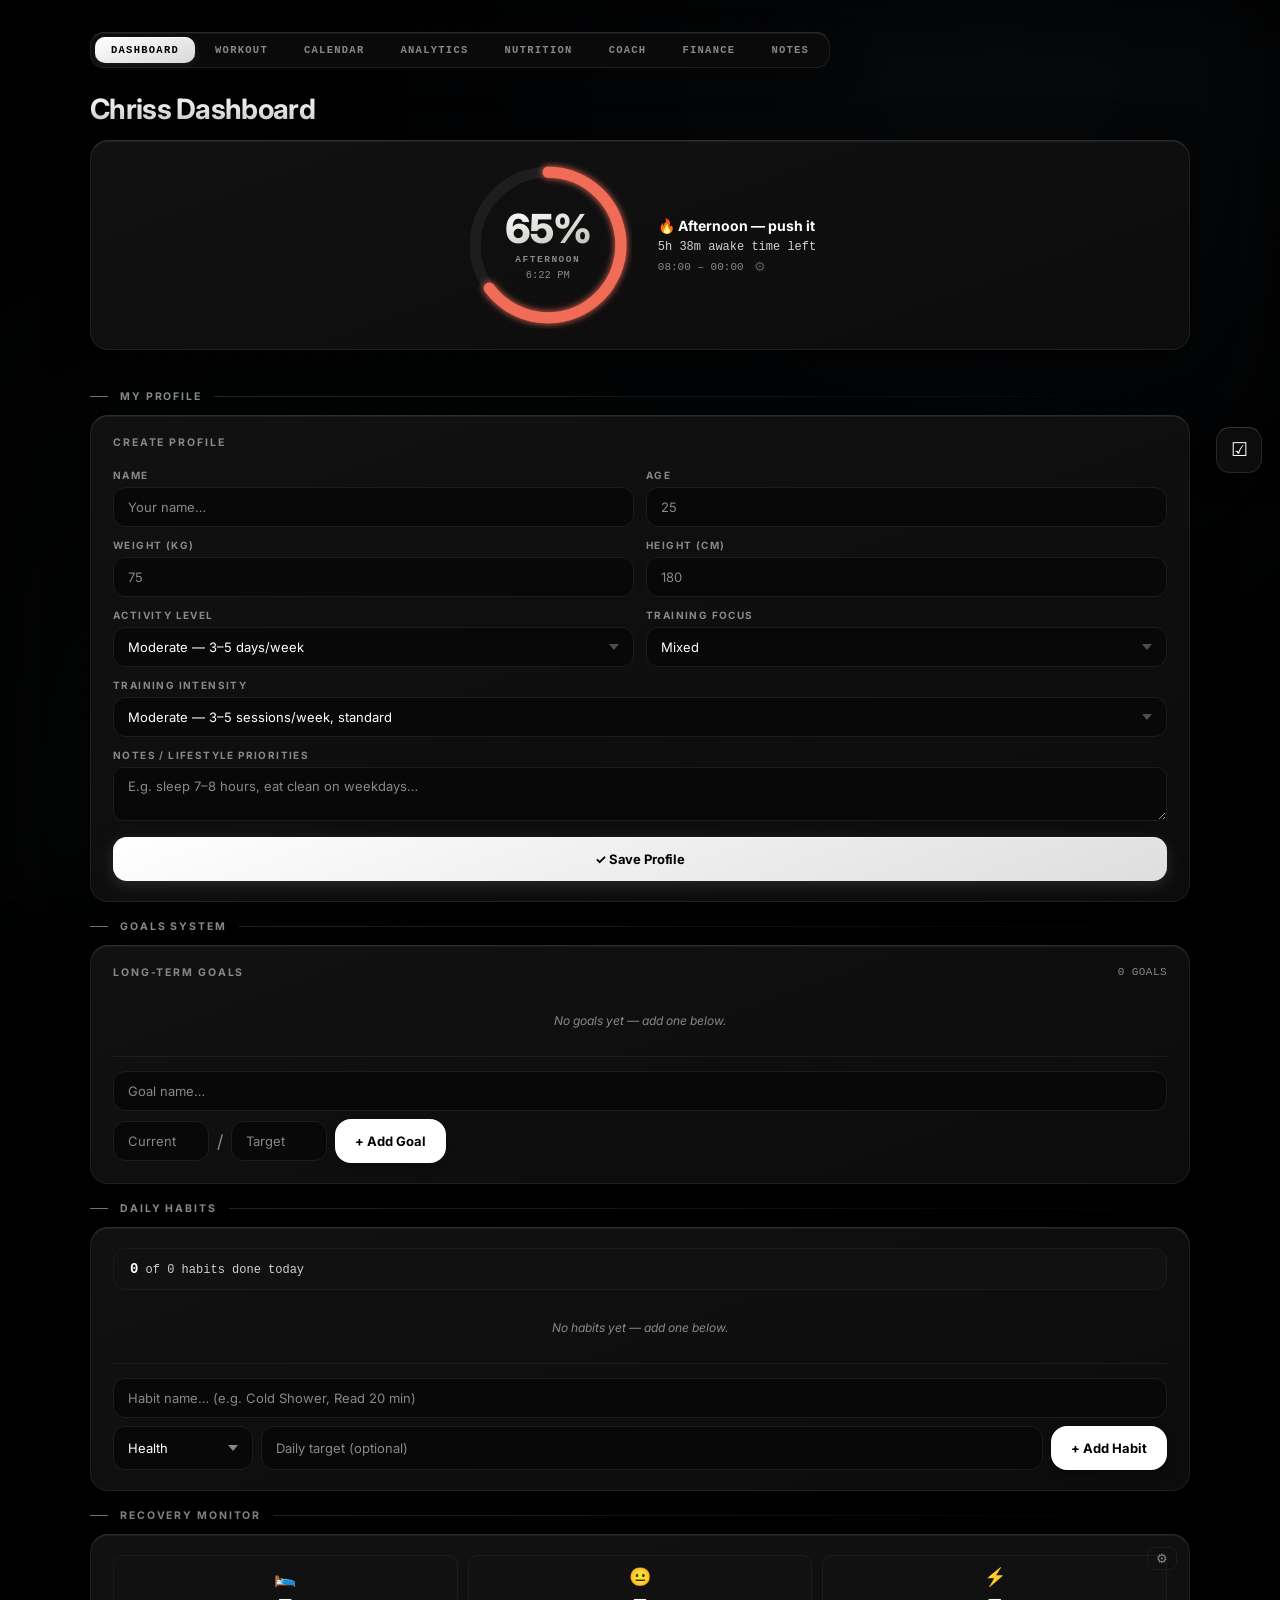
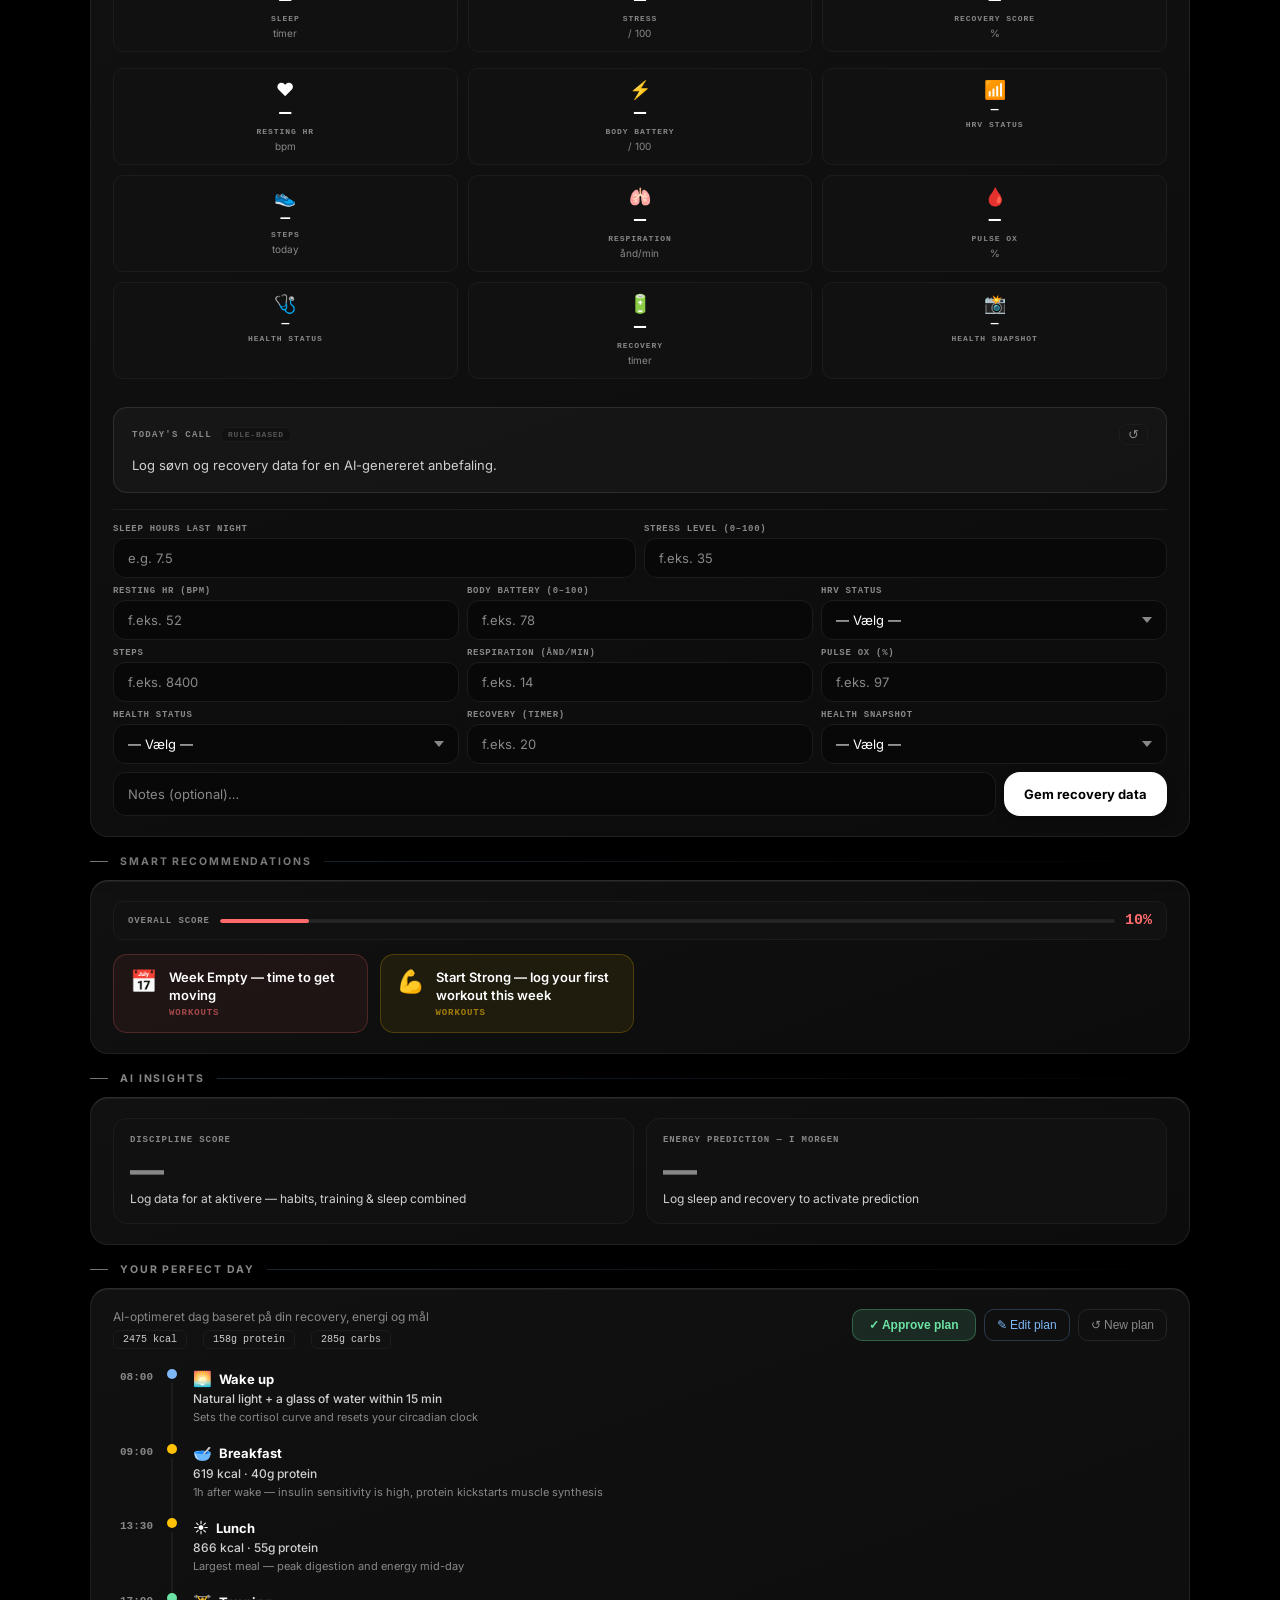
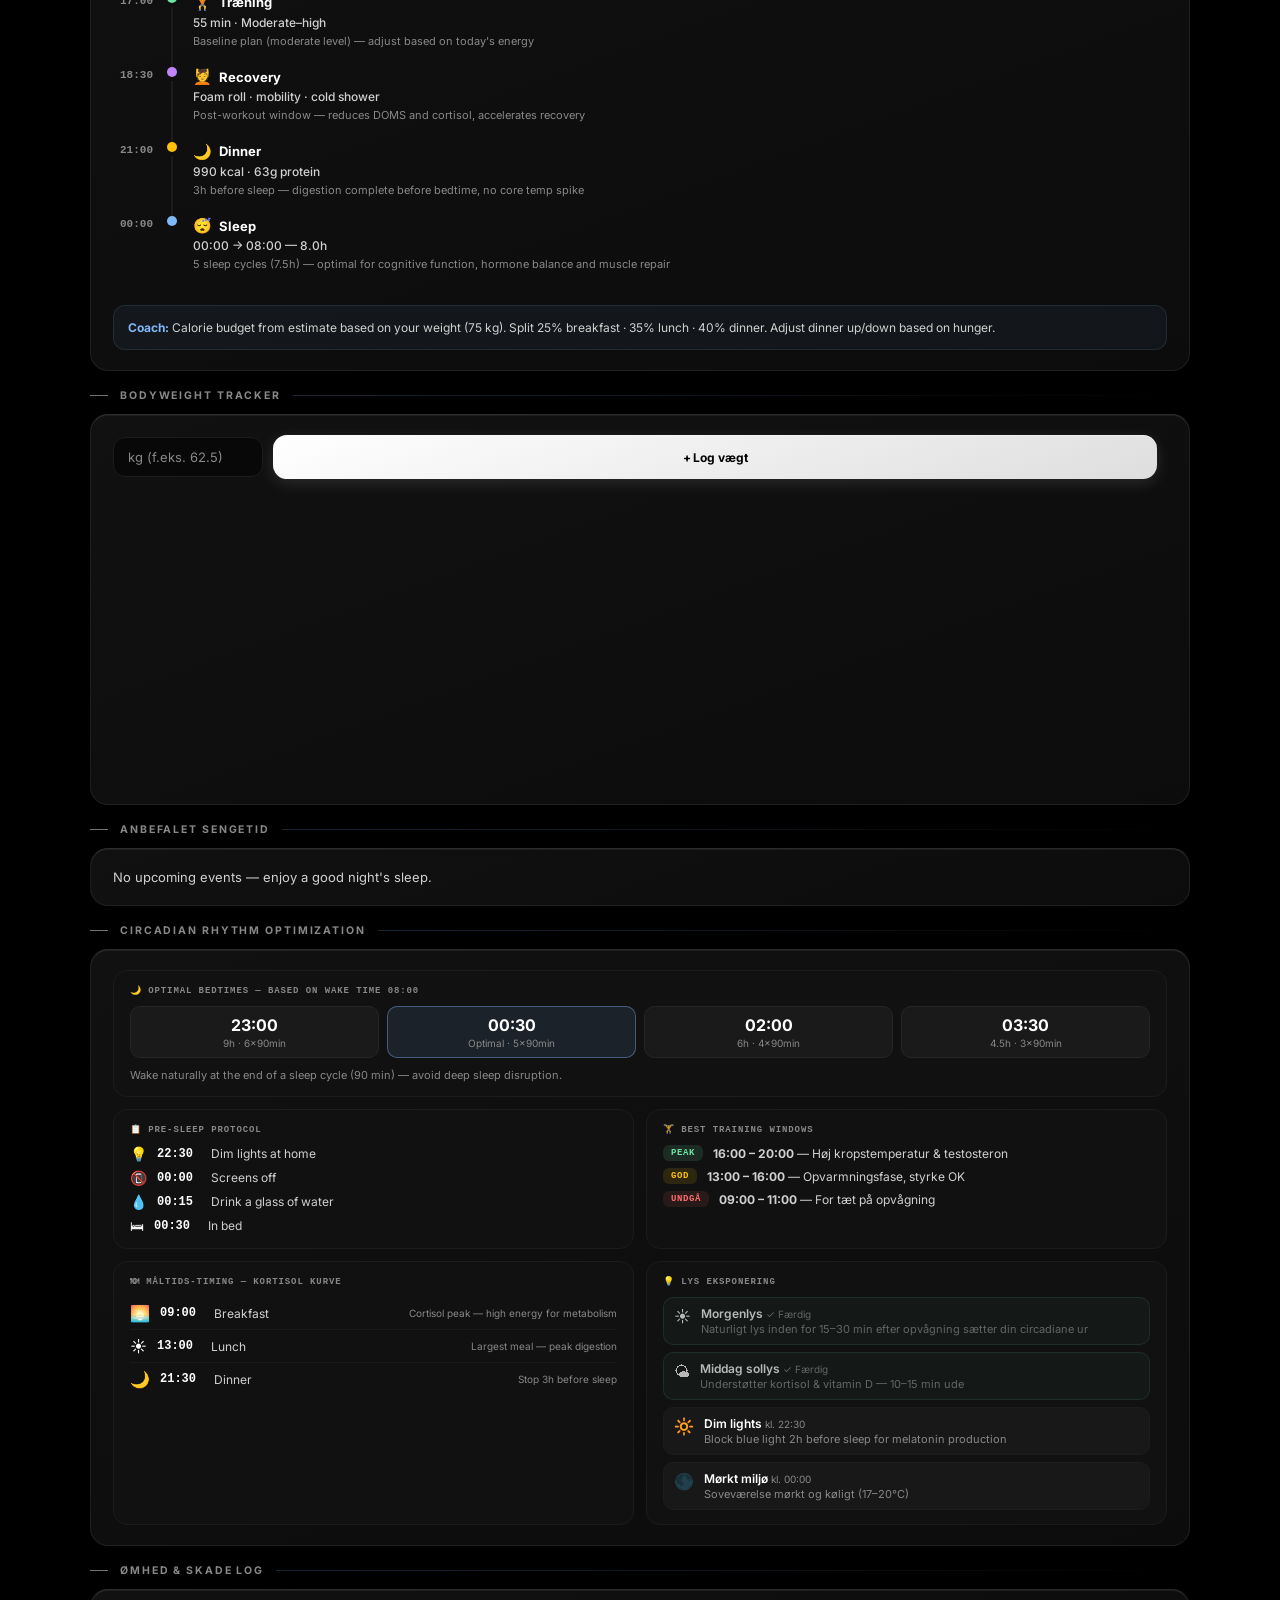
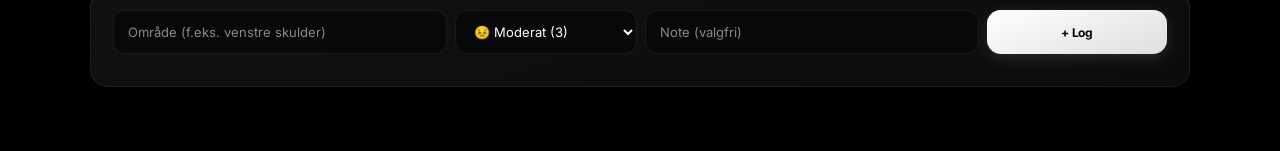
<file: index.html>
<!DOCTYPE html>
<html lang="en">
<head>
  <meta charset="UTF-8">
  <meta name="viewport" content="width=device-width, initial-scale=1.0">
  <link rel="preconnect" href="https://fonts.googleapis.com">
  <link rel="preconnect" href="https://fonts.gstatic.com" crossorigin>
  <link href="https://fonts.googleapis.com/css2?family=Inter:ital,opsz,wght@0,14..32,300..900;1,14..32,300..900&display=swap" rel="stylesheet">
  <title>Chriss Dashboard</title>
  <style>
    :root {
      --text-primary: #FFFFFF;
      --text-secondary: #D0D0D0;
      --text-tertiary: #888888;
      --success: #FFFFFF;
      --warning: #FFC107;
      --danger: #FF6B6B;
      --font-body: "Inter", -apple-system, BlinkMacSystemFont, "Segoe UI", Roboto, Helvetica, Arial, sans-serif;
      --font-mono: ui-monospace, "SF Mono", Menlo, Consolas, monospace;
      --accent-blue: #7EB8F7;
      --accent-green: #6BE3A4;
      --card-bg: #0C0C0C;
      --card-border: rgba(255,255,255,0.07);
      --card-shadow: 0 1px 0 rgba(255,255,255,0.06) inset, 0 8px 40px rgba(0,0,0,0.55);
      --radius-card: 18px;
      --transition: 0.18s cubic-bezier(0.16,1,0.3,1);
    }
    *, *::before, *::after { box-sizing: border-box; margin: 0; padding: 0; }

    body {
      background-color: #000000;
      color: var(--text-primary);
      font-family: var(--font-body);
      min-height: 100vh;
      padding: max(32px, env(safe-area-inset-top, 32px)) 24px 48px;
      position: relative;
      overflow-x: hidden;
    }

    body::before {
      content: '';
      position: fixed;
      inset: 0;
      background:
        radial-gradient(ellipse at 78% 8%, rgba(126,184,247,0.045) 0%, transparent 52%),
        radial-gradient(ellipse at 20% 88%, rgba(107,227,164,0.03) 0%, transparent 52%);
      filter: blur(40px);
      pointer-events: none;
      z-index: 0;
      animation: wash-drift 36s ease-in-out infinite alternate;
    }

    body::after {
      content: '';
      position: fixed;
      inset: 0;
      background-image: url("data:image/svg+xml,%3Csvg xmlns='http://www.w3.org/2000/svg' width='3' height='3'%3E%3Crect width='1' height='1' fill='rgba(255,255,255,0.014)'/%3E%3C/svg%3E");
      background-repeat: repeat;
      pointer-events: none;
      z-index: 0;
    }

    @keyframes wash-drift {
      0%   { transform: translate(0,0) scale(1); }
      100% { transform: translate(2%,2%) scale(1.04); }
    }

    .container {
      max-width: 1100px;
      margin: 0 auto;
      position: relative;
      z-index: 1;
    }

    /* ===== PAGE TITLE ===== */
    .dash-title {
      font-size: 28px;
      font-weight: 700;
      letter-spacing: -0.025em;
      background: linear-gradient(180deg, #FFFFFF 0%, #C7C4BC 120%);
      -webkit-background-clip: text;
      background-clip: text;
      -webkit-text-fill-color: transparent;
      margin-bottom: 14px;
    }

    /* ===== GOAL TICKER ===== */
    .ticker-row { margin-bottom: 18px; }

    .goal-ticker {
      display: flex; flex-direction: row; align-items: center; gap: 10px;
      padding: 7px 12px; border-radius: 12px;
      background: linear-gradient(160deg, #111111 0%, #0C0C0C 100%);
      border: 1px solid rgba(255,255,255,0.07);
      border-top-color: rgba(255,255,255,0.12);
      box-shadow: var(--card-shadow);
      position: relative; overflow: hidden;
    }

    .goal-ticker::after {
      content: '';
      position: absolute;
      top: 0; left: -40%;
      width: 30%; height: 100%;
      background: linear-gradient(90deg, transparent, rgba(255,255,255,0.04), transparent);
      animation: ticker-sweep 8s ease-in-out infinite;
      pointer-events: none;
    }

    @keyframes ticker-sweep {
      0%   { left: -40%; }
      100% { left: 110%; }
    }

    .goal-ticker-led { display: flex; align-items: center; flex-shrink: 0; }

    .goal-ticker-led-dot {
      display: block;
      width: 7px; height: 7px;
      border-radius: 50%;
      background: #FFFFFF;
      box-shadow: 0 0 8px rgba(255,255,255,0.5);
      animation: led-pulse 1.6s ease-in-out infinite;
    }

    @keyframes led-pulse {
      0%, 100% { opacity: 1; transform: scale(1); }
      50%       { opacity: 0.45; transform: scale(0.85); }
    }

    .goal-ticker-label {
      font-family: var(--font-mono);
      font-size: 9.5px; font-weight: 800;
      letter-spacing: 0.18em;
      color: var(--text-tertiary);
      flex-shrink: 0;
    }

    .goal-ticker-stage {
      flex: 1; height: 22px;
      position: relative; overflow: hidden;
    }

    .goal-ticker-row {
      display: flex; flex-direction: row; align-items: center;
      height: 22px; gap: 8px;
      font-family: var(--font-mono);
      font-size: 12.5px; font-weight: 600;
      font-variant-numeric: tabular-nums;
      color: var(--text-primary);
      white-space: nowrap;
      position: absolute; top: 0; left: 0; right: 0;
    }

    .goal-ticker-row.is-leaving  { animation: ticker-leave 0.45s cubic-bezier(0.55,0,0.55,1) forwards; }
    .goal-ticker-row.is-entering { animation: ticker-enter 0.45s cubic-bezier(0.22,1,0.36,1) forwards; }

    @keyframes ticker-leave {
      from { opacity: 1; transform: translateY(0); }
      to   { opacity: 0; transform: translateY(-100%); }
    }
    @keyframes ticker-enter {
      from { opacity: 0; transform: translateY(100%); }
      to   { opacity: 1; transform: translateY(0); }
    }

    .goal-ticker-status {
      width: 18px; flex-shrink: 0;
      display: flex; align-items: center;
    }
    .goal-ticker-status[data-status="done"]    { color: #FFFFFF; }
    .goal-ticker-status[data-status="pending"] { color: var(--text-tertiary); }
    .goal-ticker-status[data-status="empty"]   { color: var(--text-tertiary); }
    .goal-ticker-text { flex: 1; overflow: hidden; text-overflow: ellipsis; }

    .goal-ticker-meta {
      font-family: var(--font-mono);
      font-size: 11px; font-weight: 700;
      font-variant-numeric: tabular-nums;
      letter-spacing: 0.04em;
      color: var(--text-secondary);
      background: #111111;
      border: 1px solid #1C1C1C;
      padding: 3px 8px;
      border-radius: 99px;
      flex-shrink: 0;
    }

    /* ===== DAY RING ===== */
    .day-ring-section {
      background: linear-gradient(160deg, #111111 0%, #0C0C0C 100%);
      border: 1px solid rgba(255,255,255,0.07);
      border-top-color: rgba(255,255,255,0.12);
      border-radius: var(--radius-card);
      padding: 20px 22px;
      box-shadow: var(--card-shadow);
      margin-bottom: 18px;
    }

    .day-ring-flex {
      display: flex; flex-direction: row;
      align-items: center; justify-content: center;
      gap: 26px; flex-wrap: wrap;
    }

    .day-ring-left {
      position: relative;
      width: 168px; height: 168px;
      flex-shrink: 0;
    }

    .day-ring-svg { width: 168px; height: 168px; }

    .day-ring-overlay {
      position: absolute; top: 0; left: 0; right: 0; bottom: 0;
      display: flex; flex-direction: column;
      align-items: center; justify-content: center;
      pointer-events: none;
    }

    .day-ring-percent {
      font-size: 40px; font-weight: 800;
      font-variant-numeric: tabular-nums;
      letter-spacing: -0.04em;
      background: linear-gradient(160deg, #FFFFFF 0%, #A8A8A8 140%);
      -webkit-background-clip: text; background-clip: text;
      -webkit-text-fill-color: transparent;
      line-height: 1;
    }

    .day-ring-phase {
      font-family: var(--font-mono);
      font-size: 9.5px; font-weight: 800;
      letter-spacing: 0.16em; text-transform: uppercase;
      color: var(--text-tertiary);
      margin-top: 5px;
    }

    .day-ring-clock {
      font-family: var(--font-mono);
      font-size: 10.5px;
      color: var(--text-tertiary);
      margin-top: 4px;
    }

    .day-ring-right {
      max-width: 280px;
      display: flex; flex-direction: column;
      gap: 6px;
    }

    .day-ring-status   { font-size: 14px; font-weight: 700; color: var(--text-primary); }
    .day-ring-remaining { font-family: var(--font-mono); font-size: 12px; color: var(--text-secondary); }
    .day-ring-hours    { font-family: var(--font-mono); font-size: 11px; color: var(--text-tertiary); }
    .day-ring-hours-row { display: flex; align-items: center; gap: 8px; }
    .day-ring-settings-btn {
      background: none; border: none; cursor: pointer;
      color: var(--text-tertiary); font-size: 13px; padding: 0 2px; line-height: 1;
      opacity: 0.6; transition: opacity 0.2s;
    }
    .day-ring-settings-btn:hover { opacity: 1; }
    .day-ring-settings-form {
      display: none; margin-top: 10px;
      background: #111111; border: 1px solid #1C1C1C; border-radius: 10px;
      padding: 10px 12px; gap: 8px;
      flex-direction: column;
    }
    .day-ring-settings-form.is-open { display: flex; }
    .day-ring-settings-row { display: flex; align-items: center; gap: 8px; flex-wrap: wrap; }
    .day-ring-settings-label {
      font-family: var(--font-mono); font-size: 10px;
      color: var(--text-tertiary); letter-spacing: 0.1em; width: 58px;
    }
    .day-ring-time-input {
      background: #080808; border: 1px solid #1C1C1C;
      border-radius: 6px; color: var(--text-primary); font-family: var(--font-mono);
      font-size: 12px; padding: 4px 8px; width: 90px;
      color-scheme: dark;
    }
    .day-ring-time-input:focus { outline: none; border-color: rgba(255,255,255,0.4); }
    .day-ring-settings-save {
      margin-top: 4px; padding: 5px 14px;
      background: rgba(255,255,255,0.08); border: 1px solid rgba(255,255,255,0.15);
      border-radius: 6px; color: var(--text-primary); font-size: 11px; cursor: pointer;
      font-family: var(--font-mono); align-self: flex-start;
    }
    .day-ring-settings-save:hover { background: rgba(255,255,255,0.14); }

    #dayRingFill {
      transition: stroke-dashoffset 0.7s cubic-bezier(0.22,1,0.36,1),
                  stroke 0.7s cubic-bezier(0.22,1,0.36,1);
    }

    /* ===== SECTION / TO DO LIST ===== */
    .section { margin-bottom: 18px; }

    .section-title {
      font-size: 10.5px; font-weight: 700;
      letter-spacing: 0.18em; text-transform: uppercase;
      color: var(--text-tertiary);
      display: flex; align-items: center; gap: 12px;
      margin-bottom: 12px;
    }
    .section-title::before {
      content: ''; width: 18px; height: 1px;
      background: var(--text-tertiary); opacity: 0.6; flex-shrink: 0;
    }
    .section-title::after {
      content: ''; flex: 1; height: 1px;
      background: linear-gradient(90deg, rgba(126,184,247,0.2), transparent);
    }

    .gm-card {
      background: linear-gradient(160deg, #111111 0%, #0C0C0C 100%);
      border: 1px solid rgba(255,255,255,0.07);
      border-top-color: rgba(255,255,255,0.12);
      border-radius: var(--radius-card);
      padding: 20px 22px;
      box-shadow: var(--card-shadow);
      margin-bottom: 12px;
      transition: border-color var(--transition), box-shadow var(--transition), background var(--transition);
    }
    .gm-card:hover {
      border-color: rgba(255,255,255,0.11);
      border-top-color: rgba(255,255,255,0.18);
    }

    .gm-card.gm-all-done {
      background: radial-gradient(ellipse at 50% 0%, rgba(255,255,255,0.05) 0%, #0E0E0E 60%);
    }

    .gm-header {
      display: flex; justify-content: space-between;
      align-items: flex-start; flex-wrap: wrap;
      gap: 8px; margin-bottom: 14px;
    }

    .gm-header-left { display: flex; flex-direction: column; }

    .gm-eyebrow {
      font-size: 10.5px; font-weight: 700;
      letter-spacing: 0.18em; text-transform: uppercase;
      color: var(--text-tertiary); margin-bottom: 6px;
    }

    .gm-progress-row {
      display: flex; align-items: baseline; gap: 6px;
    }

    .gm-progress-num {
      font-size: 42px; font-weight: 800;
      letter-spacing: -0.045em; font-variant-numeric: tabular-nums;
      background: linear-gradient(160deg, #FFFFFF 0%, #A0A0A0 140%);
      -webkit-background-clip: text; background-clip: text;
      -webkit-text-fill-color: transparent;
      line-height: 1;
      transition: background var(--transition);
    }
    .gm-all-done .gm-progress-num {
      background: linear-gradient(160deg, #FFFFFF 0%, #C7C4BC 120%);
      -webkit-background-clip: text; background-clip: text;
      -webkit-text-fill-color: transparent;
    }

    .gm-progress-total { font-family: var(--font-mono); font-size: 18px; color: var(--text-tertiary); }

    .gm-progress-label {
      font-size: 11px; font-weight: 600;
      letter-spacing: 0.10em; text-transform: uppercase;
      color: var(--text-tertiary);
      transition: color 0.3s ease;
    }
    .gm-all-done .gm-progress-label { color: var(--success); }

    .gm-streak {
      display: inline-flex; align-items: center; gap: 6px;
      padding: 8px 12px; border-radius: 99px;
      background: #111111;
      color: var(--text-tertiary);
      border: 1px solid #1C1C1C;
      transition: all 0.3s ease;
      font-size: 13px;
    }
    .gm-streak.gm-streak-active {
      background: rgba(255,193,7,0.10);
      color: #FFC107;
      border-color: rgba(255,193,7,0.32);
    }
    .gm-streak-active .gm-streak-icon { filter: drop-shadow(0 0 6px rgba(255,193,7,0.6)); }
    .gm-streak-num { font-family: var(--font-mono); font-weight: 700; font-variant-numeric: tabular-nums; }
    .gm-streak-label { font-size: 10px; text-transform: uppercase; letter-spacing: 0.10em; }

    .gm-bar {
      display: flex; gap: 4px; height: 6px; margin-bottom: 16px;
    }
    .gm-bar:empty { display: none; }

    .gm-bar-seg {
      flex: 1; border-radius: 3px;
      background: rgba(255,255,255,0.08);
      transition: background 0.3s ease, box-shadow 0.3s ease;
    }
    .gm-bar-seg-done {
      background: #FFFFFF;
      box-shadow: 0 0 6px rgba(255,255,255,0.18);
    }

    .goal-list { list-style: none; margin-bottom: 8px; }

    .empty-state {
      font-size: 12px; color: var(--text-tertiary);
      font-style: italic; padding: 14px 0; text-align: center;
    }

    .goal-row {
      display: flex; align-items: center; gap: 12px;
      padding: 12px 14px; margin-bottom: 6px;
      background: #111111;
      border-radius: 12px;
      border: 1px solid #1C1C1C;
      transition: background 0.2s ease, border-color 0.2s;
      position: relative;
    }
    .goal-row:hover { background: #1a1a1a; border-color: #333333; }
    .goal-row.is-done { opacity: 0.45; background: rgba(255,255,255,0.03); }
    .goal-row.is-done .goal-text {
      text-decoration: line-through;
      text-decoration-color: rgba(255,255,255,0.4);
    }
    .goal-row.is-queued {
      background: rgba(255,193,7,0.10);
      box-shadow: inset 3px 0 0 0 #FFC107;
    }
    .goal-row.is-queued .goal-text { color: #FFE2A8; }
    .goal-row.is-queue-flashing { animation: gm-queue-flash 0.48s ease forwards; }

    @keyframes gm-queue-flash {
      0%   { background: rgba(255,255,255,0.04); transform: scale(1); }
      50%  { background: rgba(255,193,7,0.32);   transform: scale(1.015); }
      100% { background: rgba(255,193,7,0.10);   transform: scale(1); }
    }

    .goal-drag-handle {
      width: 14px; font-size: 14px;
      color: var(--text-tertiary);
      cursor: grab; opacity: 0;
      transition: opacity 0.2s;
      letter-spacing: -2px;
      flex-shrink: 0; user-select: none;
    }
    .goal-row:hover .goal-drag-handle { opacity: 1; }

    .goal-checkbox-wrap {
      position: relative; width: 22px; height: 22px; flex-shrink: 0;
    }
    .goal-checkbox-wrap input[type="checkbox"] {
      position: absolute; opacity: 0;
      width: 22px; height: 22px;
      margin: 0; cursor: pointer; z-index: 2;
    }
    .goal-checkbox-visual {
      position: absolute; top: 0; left: 0;
      width: 22px; height: 22px;
      border-radius: 7px;
      border: 1.5px solid rgba(255,255,255,0.18);
      background: #111111;
      transition: background 0.2s, border-color 0.2s, box-shadow 0.2s;
      pointer-events: none;
    }
    .goal-checkbox-visual::after {
      content: '';
      position: absolute; top: 4px; left: 7px;
      width: 6px; height: 10px;
      border: 2px solid #0A0A0A;
      border-top: none; border-left: none;
      transform: rotate(45deg) scale(0);
      transition: transform 0.28s cubic-bezier(0.34,1.56,0.64,1);
    }
    .goal-checkbox-wrap input:checked ~ .goal-checkbox-visual {
      background: #FFFFFF; border-color: #FFFFFF;
      box-shadow: 0 0 12px rgba(255,255,255,0.18);
    }
    .goal-checkbox-wrap input:checked ~ .goal-checkbox-visual::after {
      transform: rotate(45deg) scale(1);
    }
    .goal-checkbox-wrap input:disabled ~ .goal-checkbox-visual { opacity: 0.4; cursor: not-allowed; }

    .goal-text {
      flex: 1; font-size: 14px; color: var(--text-primary); outline: none;
    }
    .goal-text[contenteditable="true"] {
      outline: 1px solid rgba(255,255,255,0.2);
      border-radius: 4px; padding: 1px 4px;
    }

    .gm-queue-btn {
      background: none; border: none; cursor: pointer;
      font-size: 14px; color: var(--text-tertiary);
      opacity: 0.55; padding: 2px 4px; border-radius: 6px;
      transition: opacity 0.2s, filter 0.2s, color 0.2s;
      flex-shrink: 0;
    }
    .gm-queue-btn:hover { opacity: 0.8; }
    .gm-queue-btn.is-queued {
      color: #FFC107; opacity: 1;
      filter: drop-shadow(0 0 4px rgba(255,193,7,0.65));
    }
    .gm-queue-btn:disabled { cursor: not-allowed; }

    .goal-delete {
      background: none; border: none; cursor: pointer;
      font-size: 16px; color: var(--text-tertiary);
      opacity: 0; padding: 2px 4px; border-radius: 6px;
      transition: opacity 0.2s, color 0.2s; flex-shrink: 0;
    }
    .goal-row:hover .goal-delete { opacity: 0.5; }
    .goal-delete:hover { color: var(--danger) !important; opacity: 1 !important; }

    .gm-show-more {
      display: flex; align-items: center; justify-content: center;
      padding: 10px 14px; margin-bottom: 6px;
      border-radius: 12px;
      border: 1px dashed rgba(255,255,255,0.15);
      color: var(--text-tertiary); font-size: 12px;
      cursor: pointer; background: none; width: 100%;
      font-family: var(--font-body);
      transition: color 0.2s, border-color 0.2s;
    }
    .gm-show-more:hover { color: var(--text-primary); border-color: rgba(255,255,255,0.3); }

    .gm-push-btn {
      display: block; width: 100%; padding: 10px;
      margin-bottom: 8px; border-radius: 10px;
      border: 1px dashed rgba(255,255,255,0.15);
      background: none; color: var(--text-tertiary);
      font-size: 12px; cursor: pointer;
      font-family: var(--font-body);
      transition: color 0.2s, border-color 0.2s;
    }
    .gm-push-btn:hover { color: var(--text-primary); border-color: rgba(255,255,255,0.3); }

    .goal-input-wrap {
      display: flex; gap: 8px; align-items: center;
      border-top: 1px solid rgba(255,255,255,0.06);
      padding-top: 14px; margin-top: 14px;
    }

    .goal-input {
      flex: 1;
      background: #080808;
      border: 1px solid #1C1C1C;
      border-radius: 12px; padding: 11px 14px;
      color: #FFFFFF; font-family: var(--font-body);
      font-size: 13px; outline: none;
      transition: border-color 0.2s;
    }
    .goal-input:focus { border-color: rgba(255,255,255,0.4); outline: none; }
    .goal-input::placeholder { color: var(--text-tertiary); }

    .goal-add-btn {
      background: #FFFFFF;
      color: #000000; font-weight: 700; font-size: 13px;
      font-family: var(--font-body);
      padding: 11px 20px; border-radius: 16px; border: none;
      min-height: 44px;
      cursor: pointer; white-space: nowrap;
      box-shadow: 0 4px 12px rgba(0,0,0,0.3);
      transition: transform 0.15s, box-shadow 0.15s, opacity 0.15s;
    }
    .goal-add-btn:hover {
      transform: translateY(-1px); opacity: 0.9;
      box-shadow: 0 6px 16px rgba(0,0,0,0.4);
    }

    .goal-polish-btn {
      background: #111111;
      color: var(--text-primary); font-weight: 600; font-size: 13px;
      font-family: var(--font-body);
      padding: 11px 20px; border-radius: 16px;
      border: 1px solid #1C1C1C;
      min-height: 44px;
      cursor: pointer; white-space: nowrap;
      transition: transform 0.15s, background 0.15s;
    }
    .goal-polish-btn:hover { background: rgba(255,255,255,0.08); transform: translateY(-1px); }

    .polish-status {
      font-size: 11px; color: var(--text-tertiary);
      min-height: 16px; margin-top: 6px;
    }

    .gm-card-tomorrow .gm-progress-row { display: none; }

    .gm-tomorrow-sub { font-size: 12px; color: var(--text-tertiary); margin-top: 2px; }

    .gm-tomorrow-count {
      font-family: var(--font-mono); font-size: 11px;
      text-transform: uppercase; font-variant-numeric: tabular-nums;
      color: var(--text-tertiary); letter-spacing: 0.04em;
      align-self: flex-start;
    }

    .drag-over { border-top: 2px solid rgba(255,255,255,0.3) !important; }

    /* ===== GOALS SYSTEM ===== */
    .gs-form {
      display: flex; flex-direction: column; gap: 8px;
      border-top: 1px solid rgba(255,255,255,0.06);
      padding-top: 14px; margin-top: 14px;
    }
    .gs-value-row {
      display: flex; align-items: center; gap: 8px; flex-wrap: wrap;
    }
    .gs-num-input {
      width: 96px;
      background: #080808;
      border: 1px solid #1C1C1C;
      border-radius: 12px; padding: 11px 14px;
      color: #FFFFFF; font-family: var(--font-body);
      font-size: 13px; outline: none;
      transition: border-color 0.2s;
      appearance: textfield;
      -moz-appearance: textfield;
    }
    .gs-num-input::-webkit-outer-spin-button,
    .gs-num-input::-webkit-inner-spin-button { -webkit-appearance: none; margin: 0; }
    .gs-num-input:focus { border-color: rgba(255,255,255,0.4); outline: none; }
    .gs-num-input::placeholder { color: var(--text-tertiary); }
    .gs-divider { color: var(--text-tertiary); font-size: 18px; flex-shrink: 0; }
    .gs-counter {
      font-family: var(--font-mono); font-size: 11px;
      text-transform: uppercase; font-variant-numeric: tabular-nums;
      color: var(--text-tertiary); letter-spacing: 0.04em;
      align-self: flex-start;
    }
    .gs-item {
      padding: 14px 16px; margin-bottom: 8px;
      background: #111111;
      border-radius: 12px;
      border: 1px solid #1C1C1C;
      transition: background 0.2s, border-color 0.2s;
    }
    .gs-item:hover { background: #1a1a1a; border-color: #333333; }
    .gs-item-header {
      display: flex; justify-content: space-between;
      align-items: center; margin-bottom: 8px;
    }
    .gs-item-name { font-size: 14px; font-weight: 600; color: var(--text-primary); }
    .gs-delete {
      background: none; border: none; cursor: pointer;
      font-size: 16px; color: var(--text-tertiary);
      padding: 2px 6px; border-radius: 6px; opacity: 0;
      transition: opacity 0.2s, color 0.2s;
    }
    .gs-item:hover .gs-delete { opacity: 0.5; }
    .gs-delete:hover { color: var(--danger) !important; opacity: 1 !important; }
    .gs-item-meta {
      display: flex; justify-content: space-between;
      align-items: baseline; margin-bottom: 8px;
    }
    .gs-item-vals { font-family: var(--font-mono); font-size: 12px; color: var(--text-secondary); }
    .gs-item-current { color: var(--text-primary); font-weight: 600; }
    .gs-item-current-editable { cursor: pointer; border-bottom: 1px dashed var(--text-tertiary); }
    .gs-item-current-editable:hover { color: var(--accent); border-bottom-color: var(--accent); }
    .gs-item-sep { color: var(--text-tertiary); margin: 0 2px; }
    .gs-item-target { color: var(--text-tertiary); }
    .gs-item-pct { font-family: var(--font-mono); font-size: 11px; font-weight: 700; color: var(--text-tertiary); }
    .gs-item-pct.is-complete { color: var(--success); }
    .gs-progress-track {
      height: 5px; border-radius: 3px;
      background: #222222; overflow: hidden;
    }
    .gs-progress-fill {
      height: 100%; border-radius: 3px;
      background: #FFFFFF;
      transition: width 0.5s cubic-bezier(0.22,1,0.36,1);
    }
    .gs-progress-fill.is-complete {
      background: var(--success);
      box-shadow: 0 0 8px rgba(255,255,255,0.18);
    }

    /* ===== USER PROFILE ===== */
    .prof-grid {
      display: grid; grid-template-columns: 1fr 1fr;
      gap: 12px; margin-bottom: 16px;
    }
    .prof-field { display: flex; flex-direction: column; gap: 6px; }
    .prof-field-wide { grid-column: 1 / -1; }
    .prof-label {
      font-size: 10px; font-weight: 700;
      letter-spacing: 0.14em; text-transform: uppercase;
      color: var(--text-tertiary);
    }
    .prof-input {
      background: #080808;
      border: 1px solid #1C1C1C;
      border-radius: 12px; padding: 11px 14px;
      color: #FFFFFF; font-family: var(--font-body);
      font-size: 13px; outline: none; width: 100%;
      transition: border-color 0.2s;
      -moz-appearance: textfield; appearance: textfield;
    }
    .prof-input::-webkit-outer-spin-button,
    .prof-input::-webkit-inner-spin-button { -webkit-appearance: none; margin: 0; }
    .prof-input:focus { border-color: rgba(255,255,255,0.4); outline: none; }
    .prof-input::placeholder { color: var(--text-tertiary); }
    .prof-select {
      background: #080808;
      border: 1px solid #1C1C1C;
      border-radius: 12px; padding: 11px 14px;
      color: #FFFFFF; font-family: var(--font-body);
      font-size: 13px; outline: none; width: 100%;
      cursor: pointer; transition: border-color 0.2s;
      appearance: none; -webkit-appearance: none;
      background-image: url("data:image/svg+xml,%3Csvg xmlns='http://www.w3.org/2000/svg' width='10' height='6'%3E%3Cpath fill='%2388888888' d='M0 0l5 6 5-6z'/%3E%3C/svg%3E");
      background-repeat: no-repeat; background-position: right 14px center;
      padding-right: 34px;
    }
    .prof-select:focus { border-color: rgba(255,255,255,0.4); outline: none; }
    .prof-select option { background: #1a1a1c; color: var(--text-primary); }
    .prof-view-stats { font-size: 13px; color: var(--text-secondary); margin-top: 4px; }
    .prof-bmi-row {
      display: flex; align-items: center; gap: 12px;
      padding: 10px 14px; margin-top: 12px;
      background: #111111;
      border: 1px solid #1C1C1C;
      border-radius: 10px; flex-wrap: wrap;
    }
    .prof-bmi-eyebrow {
      font-family: var(--font-mono); font-size: 9px; font-weight: 800;
      letter-spacing: 0.18em; text-transform: uppercase; color: var(--text-tertiary);
    }
    .prof-bmi-num {
      font-family: var(--font-mono); font-size: 22px; font-weight: 700;
      letter-spacing: -0.03em; color: var(--text-primary);
    }
    .prof-bmi-cat { font-size: 12px; font-weight: 600; }
    .prof-lean { font-family: var(--font-mono); font-size: 11px; color: var(--text-tertiary); margin-left: auto; }
    .prof-goal-link {
      font-size: 11px; color: var(--text-tertiary); margin-top: 8px;
      padding: 6px 10px; background: #111111;
      border: 1px solid #1C1C1C;
      border-radius: 8px;
    }
    @media (max-width: 600px) {
      .prof-grid { grid-template-columns: 1fr; }
      .prof-field-wide { grid-column: 1; }
    }

    /* ===== NAVIGATION ===== */
    .site-nav {
      display: flex; gap: 4px; margin-bottom: 24px;
      background: rgba(12,12,12,0.85);
      border: 1px solid rgba(255,255,255,0.08);
      border-top-color: rgba(255,255,255,0.13);
      border-radius: 14px; padding: 4px;
      width: fit-content; flex-wrap: wrap;
      backdrop-filter: blur(16px);
      -webkit-backdrop-filter: blur(16px);
      box-shadow: 0 8px 32px rgba(0,0,0,0.4), 0 1px 0 rgba(255,255,255,0.06) inset;
    }
    .nav-link {
      font-family: var(--font-mono); font-size: 10.5px; font-weight: 700;
      letter-spacing: 0.12em; text-transform: uppercase; text-decoration: none;
      color: var(--text-tertiary); padding: 7px 16px; border-radius: 10px;
      transition: background var(--transition), color var(--transition), box-shadow var(--transition);
    }
    .nav-link:hover { background: rgba(255,255,255,0.07); color: var(--text-primary); }
    .nav-link.is-active {
      background: linear-gradient(160deg, #FFFFFF 0%, #D8D8D8 100%);
      color: #000000;
      box-shadow: 0 2px 10px rgba(255,255,255,0.18), 0 1px 0 rgba(255,255,255,0.5) inset;
    }

    /* ===== SHARED BUTTON / FORM STYLES ===== */
    .wt-quick-btn {
      background: #111111; border: 1px solid #1C1C1C;
      border-radius: 8px; padding: 6px 12px; color: var(--text-secondary);
      font-size: 12px; cursor: pointer; font-family: var(--font-body);
      transition: background 0.15s, color 0.15s;
    }
    .wt-quick-btn:hover { background: rgba(255,255,255,0.10); color: var(--text-primary); }
    .wt-notes {
      width: 100%; background: #080808;
      border: 1px solid #1C1C1C; border-radius: 10px;
      padding: 10px 14px; color: #FFFFFF; font-family: var(--font-body);
      font-size: 13px; outline: none; resize: vertical; min-height: 60px; margin-top: 12px;
      transition: border-color 0.2s;
    }
    .wt-notes:focus { border-color: rgba(255,255,255,0.22); outline: none; box-shadow: 0 0 0 3px rgba(255,255,255,0.04); }
    .wt-notes::placeholder { color: var(--text-tertiary); }
    input[type="text"]:focus, input[type="number"]:focus, input[type="time"]:focus,
    input[type="date"]:focus, select:focus {
      border-color: rgba(255,255,255,0.22) !important;
      box-shadow: 0 0 0 3px rgba(255,255,255,0.04) !important;
      outline: none;
    }
    .wt-action-row { display: flex; gap: 10px; margin-top: 16px; }
    .wt-save-btn {
      flex: 1;
      background: linear-gradient(160deg, #FFFFFF 0%, #DEDEDE 100%);
      color: #000000; font-weight: 700; font-size: 13px; font-family: var(--font-body);
      padding: 12px 20px; border-radius: 14px; border: none; cursor: pointer;
      min-height: 44px;
      box-shadow: 0 4px 16px rgba(255,255,255,0.12), 0 1px 0 rgba(255,255,255,0.4) inset;
      transition: transform var(--transition), box-shadow var(--transition), opacity var(--transition);
      letter-spacing: -0.01em;
    }
    .wt-save-btn:hover {
      transform: translateY(-1px);
      box-shadow: 0 6px 24px rgba(255,255,255,0.18), 0 1px 0 rgba(255,255,255,0.4) inset;
    }
    .wt-save-btn:active { transform: translateY(0); box-shadow: 0 2px 8px rgba(255,255,255,0.1); }
    .wt-cancel-btn {
      background: #111111; color: var(--text-tertiary);
      font-weight: 600; font-size: 13px; font-family: var(--font-body);
      padding: 12px 20px; border-radius: 16px; border: 1px solid #1C1C1C;
      min-height: 44px;
      cursor: pointer; transition: background 0.15s, color 0.15s;
    }
    .wt-cancel-btn:hover { background: rgba(255,107,107,0.10); color: var(--danger); border-color: rgba(255,107,107,0.3); }

    @media (max-width: 480px) {
      .dash-title { font-size: 22px; }
      .goal-ticker { padding: 9px 12px; }
      .goal-ticker-label { font-size: 9px; letter-spacing: 0.14em; }
      .goal-ticker-row { font-size: 12px; }
      .goal-ticker-meta { font-size: 10px; padding: 2px 7px; }
      .day-ring-left { width: 144px; height: 144px; }
      .day-ring-svg { width: 144px; height: 144px; }
      .day-ring-percent { font-size: 32px; }
      .day-ring-status { font-size: 13px; }
    }

    /* ===== HABITS SYSTEM ===== */
    .hb-overview {
      display: flex; align-items: center; justify-content: space-between;
      padding: 12px 16px; border-radius: 12px;
      background: #111111; border: 1px solid #1C1C1C;
      margin-bottom: 16px; flex-wrap: wrap; gap: 8px;
    }
    .hb-overview-text {
      font-family: var(--font-mono); font-size: 12px;
      color: var(--text-secondary); font-variant-numeric: tabular-nums;
    }
    .hb-overview-text strong { color: var(--text-primary); font-size: 14px; }
    .hb-overview-bar { display: flex; gap: 3px; align-items: center; }
    .hb-overview-seg {
      width: 14px; height: 6px; border-radius: 3px;
      background: rgba(255,255,255,0.08); transition: background 0.3s;
    }
    .hb-overview-seg.done { background: #FFFFFF; box-shadow: 0 0 4px rgba(255,255,255,0.18); }

    .hb-add-form {
      border-top: 1px solid #1C1C1C;
      padding-top: 14px; margin-top: 14px;
      display: flex; flex-direction: column; gap: 8px;
    }
    .hb-add-row { display: flex; gap: 8px; flex-wrap: wrap; }
    .hb-select {
      background: #080808; border: 1px solid #1C1C1C;
      border-radius: 12px; padding: 11px 14px;
      color: #FFFFFF; font-family: var(--font-body);
      font-size: 13px; outline: none; cursor: pointer; transition: border-color 0.2s;
      appearance: none; -webkit-appearance: none;
      background-image: url("data:image/svg+xml,%3Csvg xmlns='http://www.w3.org/2000/svg' width='10' height='6'%3E%3Cpath fill='%23888888' d='M0 0l5 6 5-6z'/%3E%3C/svg%3E");
      background-repeat: no-repeat; background-position: right 14px center;
      padding-right: 34px; min-width: 140px;
    }
    .hb-select:focus { border-color: rgba(255,255,255,0.4); outline: none; }
    .hb-select option { background: #1a1a1c; color: var(--text-primary); }

    .hb-item {
      padding: 14px 16px; margin-bottom: 8px;
      background: #111111;
      border-radius: 14px; border: 1px solid #1C1C1C;
      transition: background 0.2s, border-color 0.2s;
    }
    .hb-item:hover { background: #1a1a1a; border-color: #333333; }
    .hb-item.is-done-today {
      background: rgba(255,255,255,0.04); border-color: rgba(255,255,255,0.1);
    }
    .hb-item-top { display: flex; align-items: center; gap: 10px; margin-bottom: 10px; }
    .hb-toggle-btn {
      width: 28px; height: 28px; border-radius: 8px; flex-shrink: 0;
      border: 1.5px solid rgba(255,255,255,0.18); background: #111111;
      cursor: pointer; display: flex; align-items: center; justify-content: center;
      font-size: 13px; font-weight: 700;
      transition: background 0.2s, border-color 0.2s, box-shadow 0.2s;
      color: transparent;
    }
    .hb-toggle-btn.is-done {
      background: #FFFFFF; border-color: #FFFFFF;
      box-shadow: 0 0 12px rgba(255,255,255,0.15); color: #000000;
    }
    .hb-toggle-btn:hover:not(.is-done) {
      border-color: rgba(255,255,255,0.3); background: rgba(255,255,255,0.06);
    }
    .hb-item-info { flex: 1; min-width: 0; }
    .hb-item-name {
      font-size: 14px; font-weight: 600; color: var(--text-primary);
      margin-bottom: 4px; white-space: nowrap; overflow: hidden; text-overflow: ellipsis;
    }
    .hb-item-name.done-line { text-decoration: line-through; opacity: 0.55; }
    .hb-item-sub { display: flex; align-items: center; gap: 8px; flex-wrap: wrap; }

    .hb-badge {
      font-family: var(--font-mono); font-size: 9px; font-weight: 800;
      letter-spacing: 0.12em; text-transform: uppercase;
      padding: 2px 7px; border-radius: 99px; border: 1px solid;
      color: #666666; background: #111111; border-color: #1C1C1C;
    }
    .hb-badge-Health       { color: #666666; background: #111111; border-color: #1C1C1C; }
    .hb-badge-Discipline   { color: #666666; background: #111111; border-color: #1C1C1C; }
    .hb-badge-Productivity { color: #666666; background: #111111; border-color: #1C1C1C; }
    .hb-badge-Recovery     { color: #666666; background: #111111; border-color: #1C1C1C; }
    .hb-badge-Fitness      { color: #666666; background: #111111; border-color: #1C1C1C; }

    .hb-streak {
      font-family: var(--font-mono); font-size: 11px; font-weight: 700;
      color: var(--text-tertiary); display: flex; align-items: center; gap: 3px;
    }
    .hb-streak.is-active { color: #FFC107; }
    .hb-consistency {
      font-family: var(--font-mono); font-size: 11px; font-weight: 700; margin-left: auto;
    }
    .hb-consistency.high { color: #FFFFFF; }
    .hb-consistency.mid  { color: #FFC107; }
    .hb-consistency.low  { color: #FF6B6B; }

    .hb-item-actions { display: flex; align-items: center; gap: 4px; flex-shrink: 0; }
    .hb-action-btn {
      background: none; border: none; cursor: pointer; font-size: 14px;
      color: var(--text-tertiary); padding: 3px 5px; border-radius: 6px;
      opacity: 0; transition: opacity 0.2s, color 0.2s;
    }
    .hb-item:hover .hb-action-btn { opacity: 0.5; }
    .hb-action-btn:hover { opacity: 1 !important; color: var(--text-primary); }
    .hb-action-btn.del:hover { color: var(--danger); }
    .hb-star-btn {
      background: none; border: none; cursor: pointer; font-size: 15px;
      color: var(--text-tertiary); padding: 3px 5px; border-radius: 6px;
      opacity: 0.25; transition: opacity 0.2s, color 0.2s;
    }
    .hb-star-btn.is-starred { color: #FFC107; opacity: 1; }
    .hb-star-btn:hover { opacity: 0.8; }
    .hb-item:hover .hb-star-btn:not(.is-starred) { opacity: 0.5; }

    .hb-progress-row { display: flex; align-items: center; gap: 8px; margin-top: 8px; }
    .hb-progress-track {
      flex: 1; height: 4px; border-radius: 2px;
      background: rgba(255,255,255,0.08); overflow: hidden;
    }
    .hb-progress-fill {
      height: 100%; border-radius: 2px;
      transition: width 0.5s cubic-bezier(0.22,1,0.36,1);
    }
    .hb-progress-fill.high { background: #FFFFFF; }
    .hb-progress-fill.mid  { background: #FFC107; }
    .hb-progress-fill.low  { background: #FF6B6B; }

    .hb-dots-section {
      margin-top: 10px; padding-top: 10px; border-top: 1px solid rgba(255,255,255,0.05);
    }
    .hb-dots-label {
      font-family: var(--font-mono); font-size: 9px; letter-spacing: 0.12em;
      text-transform: uppercase; color: var(--text-tertiary); margin-bottom: 6px;
    }
    .hb-dots { display: flex; gap: 3px; flex-wrap: wrap; }
    .hb-dot {
      width: 10px; height: 10px; border-radius: 2px;
      background: #222222; transition: background 0.15s;
      cursor: pointer; position: relative;
    }
    .hb-dot.done { background: #FFFFFF; }
    .hb-dot.today { outline: 1px solid rgba(255,255,255,0.35); }
    .hb-dot:hover { opacity: 0.75; }
    .hb-dot:hover::after {
      content: attr(data-date); position: absolute; bottom: 14px; left: 50%;
      transform: translateX(-50%); background: rgba(0,0,0,0.9);
      color: var(--text-primary); font-family: var(--font-mono); font-size: 9px;
      padding: 2px 6px; border-radius: 4px; white-space: nowrap; pointer-events: none; z-index: 10;
    }

    .hb-edit-form {
      display: none; flex-direction: column; gap: 8px;
      margin-top: 10px; padding-top: 10px; border-top: 1px solid rgba(255,255,255,0.05);
    }
    .hb-edit-form.is-open { display: flex; }
    .hb-edit-row { display: flex; gap: 8px; flex-wrap: wrap; align-items: flex-start; }
    .hb-milestone {
      font-family: var(--font-mono); font-size: 9px; font-weight: 800;
      letter-spacing: 0.08em; text-transform: uppercase; padding: 2px 7px;
      border-radius: 99px; color: #FFC107; background: rgba(255,193,7,0.12);
      border: 1px solid rgba(255,193,7,0.3);
    }
    .hb-backfill-btn {
      font-family: var(--font-mono); font-size: 10px; background: none;
      border: 1px solid #1C1C1C; border-radius: 6px;
      padding: 4px 10px; color: var(--text-tertiary); cursor: pointer;
      transition: color 0.2s, border-color 0.2s; white-space: nowrap;
    }
    .hb-backfill-btn:hover { color: var(--text-primary); border-color: rgba(255,255,255,0.2); }

    .hb-analytics {
      margin-top: 14px; padding-top: 14px; border-top: 1px solid rgba(255,255,255,0.06);
    }
    .hb-analytics-title {
      font-family: var(--font-mono); font-size: 9.5px; font-weight: 800;
      letter-spacing: 0.15em; text-transform: uppercase; color: var(--text-tertiary); margin-bottom: 10px;
    }
    .hb-week-grid {
      display: grid; grid-template-columns: repeat(auto-fill, minmax(100px, 1fr)); gap: 8px;
    }
    .hb-week-item {
      background: #111111; border-radius: 8px;
      padding: 8px 10px; border: 1px solid #1C1C1C;
    }
    .hb-week-label {
      font-family: var(--font-mono); font-size: 9px; color: var(--text-tertiary);
      margin-bottom: 4px; text-transform: uppercase; letter-spacing: 0.1em;
    }
    .hb-week-pct {
      font-family: var(--font-mono); font-size: 18px; font-weight: 700; color: var(--text-primary);
    }
    .hb-week-item.best-week { background: rgba(255,255,255,0.05); border-color: rgba(255,255,255,0.1); }
    .hb-week-item.best-week .hb-week-pct { color: #FFFFFF; }
    .hb-goal-link {
      font-family: var(--font-mono); font-size: 9px; font-weight: 700;
      color: #7EB8F7; background: rgba(126,184,247,0.08); border-radius: 99px;
      padding: 1px 6px; border: 1px solid rgba(126,184,247,0.2);
    }

    /* ===== RECOVERY MONITOR ===== */
    .rm-grid { display:grid; grid-template-columns:repeat(auto-fill,minmax(150px,1fr)); gap:12px; margin-bottom:16px; }
    .rm-metric { background:#111111; border:1px solid #1C1C1C; border-radius:16px; padding:16px 12px; display:flex; flex-direction:column; align-items:center; gap:6px; text-align:center; }
    .rm-ring-wrap { position:relative; width:80px; height:80px; flex-shrink:0; }
    .rm-ring-wrap svg { width:80px; height:80px; transform:rotate(-90deg); overflow:visible; }
    .rm-ring-bg   { fill:none; stroke:rgba(255,255,255,0.07); stroke-width:6; }
    .rm-ring-fill { fill:none; stroke-width:6; stroke-linecap:round; transition:stroke-dashoffset 0.6s ease, stroke 0.3s; }
    .rm-ring-label { position:absolute; inset:0; display:flex; flex-direction:column; align-items:center; justify-content:center; gap:1px; }
    .rm-ring-pct  { font-family:var(--font-mono); font-size:15px; font-weight:800; line-height:1; }
    .rm-ring-name { font-family:var(--font-mono); font-size:8px; font-weight:700; letter-spacing:0.12em; text-transform:uppercase; color:var(--text-tertiary); }
    .rm-metric-sub { font-family:var(--font-mono); font-size:10px; color:var(--text-secondary); }
    .rm-metric-status { font-family:var(--font-mono); font-size:9px; font-weight:800; letter-spacing:0.10em; text-transform:uppercase; padding:2px 8px; border-radius:99px; }
    .rm-status-high { color:#FFFFFF; background:rgba(255,255,255,0.07); border:1px solid rgba(255,255,255,0.12); }
    .rm-status-mid  { color:#FFC107; background:rgba(255,193,7,0.12);  border:1px solid rgba(255,193,7,0.25); }
    .rm-status-low  { color:#FF6B6B; background:rgba(255,107,107,0.12); border:1px solid rgba(255,107,107,0.25); }
    .rm-temp-display   { font-family:var(--font-mono); font-size:22px; font-weight:800; line-height:1; }
    .rm-stress-display { font-family:var(--font-mono); font-size:24px; line-height:1; }

    .rm-call-banner { border-radius:14px; padding:16px 18px; margin-bottom:16px; border:1px solid #1C1C1C; background:#0E0E0E; }
    .rm-call-banner.push    { background:rgba(255,255,255,0.03); border-color:rgba(255,255,255,0.1); }
    .rm-call-banner.maintain{ background:rgba(255,193,7,0.05);   border-color:rgba(255,193,7,0.18); }
    .rm-call-banner.recover { background:rgba(255,107,107,0.05); border-color:rgba(255,107,107,0.18); }
    .rm-call-header { display:flex; align-items:center; gap:8px; margin-bottom:10px; }
    .rm-call-eyebrow { font-family:var(--font-mono); font-size:9px; font-weight:800; letter-spacing:0.14em; text-transform:uppercase; color:var(--text-tertiary); }
    .rm-call-ai-badge {
      font-family:var(--font-mono); font-size:8px; font-weight:700; letter-spacing:0.10em;
      text-transform:uppercase; padding:2px 7px; border-radius:99px;
      border:1px solid #1C1C1C; color:#555; background:#111;
    }
    .rm-call-regen {
      margin-left:auto; background:none; border:1px solid #1C1C1C; border-radius:7px;
      color:var(--text-tertiary); cursor:pointer; font-size:13px; padding:3px 8px;
      transition:border-color 0.18s, color 0.18s; line-height:1;
    }
    .rm-call-regen:hover { border-color:#333; color:var(--text-secondary); }
    @keyframes rm-spin { from{transform:rotate(0deg)} to{transform:rotate(360deg)} }
    .rm-call-regen.spinning { animation:rm-spin 0.9s linear infinite; pointer-events:none; }
    .rm-call-content {
      font-size:13px; color:var(--text-secondary); line-height:1.65; white-space:pre-wrap;
    }
    .rm-call-placeholder { color:#444; font-style:italic; font-size:12px; }

    /* ── Today's Call mini-chat ── */
    .rm-chat-wrap { margin-top: 14px; border-top: 1px solid #1A1A1A; padding-top: 12px; }
    .rm-chat-msgs { display:flex; flex-direction:column; gap:8px; margin-bottom:10px; max-height:260px; overflow-y:auto; scrollbar-width:none; }
    .rm-chat-msgs::-webkit-scrollbar { display:none; }
    .rm-chat-msg { padding:8px 12px; border-radius:10px; font-size:12px; line-height:1.55; max-width:92%; white-space:pre-wrap; }
    .rm-chat-msg.user  { background:#111; border:1px solid #1C1C1C; color:var(--text-secondary); align-self:flex-end; }
    .rm-chat-msg.coach { background:#080808; border:1px solid #181818; color:var(--text-secondary); align-self:flex-start; }
    .rm-chat-msg.typing { color:#444; font-style:italic; }
    .rm-chat-row { display:flex; gap:8px; }
    .rm-chat-row .goal-input { flex:1; font-size:12px; }
    .rm-chat-send { flex-shrink:0; background:none; border:1px solid #1C1C1C; border-radius:8px; color:var(--text-tertiary); cursor:pointer; font-size:14px; padding:0 14px; transition:border-color 0.18s, color 0.18s; }
    .rm-chat-send:hover { border-color:#333; color:#fff; }

    .rm-alerts { display:flex; flex-direction:column; gap:6px; margin-bottom:12px; }
    .rm-alert  { font-family:var(--font-mono); font-size:11px; padding:8px 12px; border-radius:10px; background:#111111; border:1px solid #1C1C1C; color:var(--text-secondary); line-height:1.4; }

    .rm-input-form  { border-top:1px solid rgba(255,255,255,0.06); padding-top:14px; margin-top:14px; display:flex; flex-direction:column; gap:8px; }
    .rm-input-row   { display:flex; gap:8px; flex-wrap:wrap; }
    .rm-input-group { display:flex; flex-direction:column; flex:1; min-width:120px; }
    .rm-input-label { font-family:var(--font-mono); font-size:9px; font-weight:700; letter-spacing:0.08em; text-transform:uppercase; color:var(--text-tertiary); margin-bottom:4px; }

    .rm-chart-wrap  { margin:14px 0 0; }
    .rm-chart-title { font-family:var(--font-mono); font-size:9px; font-weight:700; letter-spacing:0.10em; text-transform:uppercase; color:var(--text-tertiary); margin-bottom:8px; }

    /* ===== SMART RECOMMENDATIONS ===== */
    .sr-grid {
      display: grid;
      grid-template-columns: repeat(auto-fill, minmax(240px, 1fr));
      gap: 12px;
    }
    @media (max-width: 520px) { .sr-grid { grid-template-columns: 1fr; } }

    .sr-card {
      display: flex; align-items: flex-start; gap: 12px;
      padding: 14px 16px; border-radius: 14px;
      border: 1px solid #1C1C1C;
      background: #111111;
      cursor: default; transition: transform 0.22s ease, box-shadow 0.22s ease;
      opacity: 0; transform: translateX(-18px);
      animation: sr-slide-in 0.6s cubic-bezier(0.22,1,0.36,1) forwards;
    }
    .sr-card:hover {
      transform: translateY(-4px) !important;
      box-shadow: 0 8px 28px rgba(0,0,0,0.35);
    }
    .sr-card.sr-success { background:rgba(255,255,255,0.03); border-color:rgba(255,255,255,0.12); }
    .sr-card.sr-warning { background:rgba(255,193,7,0.07);  border-color:rgba(255,193,7,0.22); }
    .sr-card.sr-danger  { background:rgba(255,107,107,0.07); border-color:rgba(255,107,107,0.22); }
    .sr-card.sr-neutral { background:#111111; border-color:#1C1C1C; }

    .sr-card.sr-success:hover { box-shadow:0 8px 32px rgba(255,255,255,0.1); }
    .sr-card.sr-warning:hover { box-shadow:0 8px 32px rgba(255,193,7,0.18); }
    .sr-card.sr-danger:hover  { box-shadow:0 8px 32px rgba(255,107,107,0.18); }

    @keyframes sr-slide-in {
      to { opacity: 1; transform: translateX(0); }
    }

    .sr-icon {
      font-size: 22px; line-height: 1; flex-shrink: 0; margin-top: 1px;
      animation: sr-pulse 2.4s ease-in-out infinite;
    }
    @keyframes sr-pulse {
      0%,100% { transform: scale(1); }
      50%      { transform: scale(1.12); }
    }

    .sr-body { display:flex; flex-direction:column; gap:3px; }
    .sr-title {
      font-size: 13px; font-weight: 600; color: var(--text-primary); line-height: 1.35;
    }
    .sr-source {
      font-family: var(--font-mono); font-size: 9px; font-weight: 700;
      letter-spacing: 0.10em; text-transform: uppercase; color: var(--text-tertiary);
    }

    /* ===== AI INSIGHTS ===== */
    .ai-insights-grid { display:grid; grid-template-columns:1fr 1fr; gap:12px; }
    @media (max-width:520px) { .ai-insights-grid { grid-template-columns:1fr; } }
    .ai-metric-card { background:#111111; border:1px solid #1C1C1C; border-radius:14px; padding:16px; }
    .ai-metric-label { font-family:var(--font-mono); font-size:9px; font-weight:700; letter-spacing:.10em; text-transform:uppercase; color:var(--text-tertiary); margin-bottom:8px; }
    .ai-metric-value { font-size:34px; font-weight:800; line-height:1; margin-bottom:4px; }
    .ai-metric-sub { font-size:12px; color:var(--text-secondary); line-height:1.4; }
    .ai-metric-bar { height:4px; border-radius:2px; background:rgba(255,255,255,0.07); margin-top:10px; overflow:hidden; }
    .ai-metric-bar-fill { height:100%; border-radius:2px; transition:width 0.6s ease; }
    .ai-alert-card { border-radius:14px; padding:14px 16px; display:flex; align-items:flex-start; gap:12px; grid-column:1/-1; }
    .ai-alert-card.burnout { background:rgba(255,107,107,0.07); border:1px solid rgba(255,107,107,0.25); }
    .ai-alert-card.overtraining { background:rgba(255,193,7,0.07); border:1px solid rgba(255,193,7,0.25); }
    .ai-alert-icon { font-size:22px; flex-shrink:0; margin-top:1px; }
    .ai-alert-title { font-size:13px; font-weight:700; margin-bottom:4px; }
    .ai-alert-body { font-size:12px; color:var(--text-secondary); line-height:1.5; }
    .ai-weekly-report { background:rgba(126,184,247,0.04); border:1px solid rgba(126,184,247,0.16); border-radius:14px; padding:16px; grid-column:1/-1; }
    .ai-report-header { display:flex; align-items:center; justify-content:space-between; margin-bottom:12px; }
    .ai-report-title { font-family:var(--font-mono); font-size:10px; font-weight:700; letter-spacing:.10em; text-transform:uppercase; color:#7EB8F7; }
    .ai-report-stats { display:grid; grid-template-columns:repeat(4,1fr); gap:8px; margin-bottom:12px; }
    .ai-report-stat { text-align:center; }
    .ai-report-stat-val { font-size:22px; font-weight:800; }
    .ai-report-stat-lbl { font-size:10px; color:var(--text-tertiary); margin-top:2px; }
    .ai-report-section { font-size:11px; font-weight:700; letter-spacing:.08em; text-transform:uppercase; color:var(--text-tertiary); margin-bottom:4px; }
    .ai-report-lines { font-size:12px; color:var(--text-secondary); line-height:1.7; }
    .ai-report-btn { background:none; border:1px solid rgba(126,184,247,0.3); border-radius:8px; padding:4px 10px; color:#7EB8F7; font-size:11px; cursor:pointer; }
    .ai-report-btn:hover { background:rgba(126,184,247,0.1); }

    /* ===== DECISION FATIGUE ELIMINATION ===== */
    .dpf-header { display:flex; align-items:flex-start; justify-content:space-between; gap:12px; margin-bottom:20px; flex-wrap:wrap; }
    .dpf-actions { display:flex; gap:8px; flex-shrink:0; align-items:center; flex-wrap:wrap; }
    .dpf-approve-btn { background:rgba(107,227,164,0.12); border:1px solid rgba(107,227,164,0.3); color:#6BE3A4; border-radius:10px; padding:8px 16px; font-size:12px; font-weight:700; cursor:pointer; white-space:nowrap; transition:background 0.15s; }
    .dpf-approve-btn:hover { background:rgba(107,227,164,0.22); }
    .dpf-approved-badge { display:inline-flex; align-items:center; gap:5px; background:rgba(107,227,164,0.1); border:1px solid rgba(107,227,164,0.25); color:#6BE3A4; border-radius:10px; padding:8px 14px; font-size:12px; font-weight:700; }
    .dpf-regen-btn { background:none; border:1px solid #252525; color:var(--text-tertiary); border-radius:10px; padding:8px 12px; font-size:12px; cursor:pointer; transition:border-color 0.15s, color 0.15s; }
    .dpf-regen-btn:hover { border-color:#333; color:var(--text-secondary); }
    .dpf-totals { display:flex; gap:16px; flex-wrap:wrap; margin-top:4px; }
    .dpf-total-chip { font-family:var(--font-mono); font-size:10px; padding:3px 9px; border-radius:6px; background:#111; border:1px solid #1C1C1C; color:var(--text-secondary); }
    .dpf-timeline { display:flex; flex-direction:column; }
    .dpf-item { display:flex; gap:0; }
    .dpf-item-time-col { width:50px; flex-shrink:0; text-align:right; padding-right:10px; padding-top:2px; font-family:var(--font-mono); font-size:11px; font-weight:700; color:var(--text-tertiary); }
    .dpf-item-vis-col { display:flex; flex-direction:column; align-items:center; width:18px; flex-shrink:0; }
    .dpf-item-dot { width:10px; height:10px; border-radius:50%; flex-shrink:0; }
    .dpf-item-line { width:2px; background:#1C1C1C; flex:1; min-height:20px; margin-top:4px; }
    .dpf-item-content { flex:1; padding:0 0 18px 12px; }
    .dpf-item-header { display:flex; align-items:center; gap:7px; margin-bottom:3px; }
    .dpf-item-icon { font-size:15px; flex-shrink:0; line-height:1; }
    .dpf-item-label { font-size:13px; font-weight:700; color:var(--text-primary); }
    .dpf-ov-badge { font-size:9px; padding:2px 6px; background:rgba(255,193,7,0.12); color:#FFC107; border-radius:4px; font-weight:700; letter-spacing:.04em; }
    .dpf-item-detail { font-size:12px; color:var(--text-secondary); margin-bottom:3px; font-weight:500; }
    .dpf-item-reason { font-size:11px; color:var(--text-tertiary); line-height:1.5; }
    .dpf-edit-btn { background:none; border:1px solid #1C1C1C; color:var(--text-tertiary); border-radius:6px; padding:2px 7px; font-size:11px; cursor:pointer; margin-left:auto; opacity:0; transition:opacity 0.15s; flex-shrink:0; }
    .dpf-item:hover .dpf-edit-btn { opacity:1; }
    .dpf-edit-panel { background:#111; border:1px solid #1C1C1C; border-radius:12px; padding:12px 14px; margin:0 0 16px 80px; }
    .dpf-edit-row { display:flex; align-items:center; gap:10px; margin-bottom:8px; }
    .dpf-edit-row label { font-size:11px; color:var(--text-tertiary); width:56px; flex-shrink:0; }
    .dpf-edit-inp { background:#1a1a1a; border:1px solid #252525; border-radius:8px; padding:6px 10px; color:var(--text-primary); font-size:12px; outline:none; flex:1; }
    .dpf-edit-inp:focus { border-color:#333; }
    .dpf-edit-footer { display:flex; gap:8px; justify-content:flex-end; margin-top:10px; }
    .dpf-save-btn { background:rgba(107,227,164,0.12); border:1px solid rgba(107,227,164,0.3); color:#6BE3A4; border-radius:8px; padding:5px 12px; font-size:11px; cursor:pointer; }
    .dpf-cancel-btn { background:none; border:1px solid #252525; color:var(--text-tertiary); border-radius:8px; padding:5px 12px; font-size:11px; cursor:pointer; }
    .dpf-coach-note { margin-top:14px; padding:12px 14px; background:rgba(126,184,247,0.06); border:1px solid rgba(126,184,247,0.12); border-radius:12px; font-size:12px; color:var(--text-secondary); line-height:1.6; }
    .dpf-coach-note strong { color:#7EB8F7; }
    .dpf-edit-plan-btn { background:none; border:1px solid rgba(126,184,247,0.25); color:#7EB8F7; border-radius:10px; padding:8px 12px; font-size:12px; cursor:pointer; transition:background 0.15s; }
    .dpf-edit-plan-btn:hover { background:rgba(126,184,247,0.08); }
    /* Edit mode */
    .dpf-edit-mode { }
    .dpf-edit-sec { font-family:var(--font-mono); font-size:9px; font-weight:700; letter-spacing:.10em; text-transform:uppercase; color:var(--text-tertiary); margin-bottom:8px; margin-top:14px; }
    .dpf-edit-sec:first-child { margin-top:0; }
    .dpf-cal-strip { display:flex; gap:8px; flex-wrap:wrap; margin-bottom:4px; }
    .dpf-cal-chip { display:flex; align-items:center; gap:7px; background:#111; border:1px solid #1C1C1C; border-radius:8px; padding:5px 10px; }
    .dpf-cal-time { font-family:var(--font-mono); font-size:11px; font-weight:700; color:var(--text-secondary); }
    .dpf-cal-name { font-size:11px; color:var(--text-secondary); }
    .dpf-cal-add { background:none; border:1px solid rgba(126,184,247,0.2); color:#7EB8F7; border-radius:6px; padding:2px 8px; font-size:10px; cursor:pointer; }
    .dpf-cal-add:hover { background:rgba(126,184,247,0.1); }
    .dpf-edit-rows { display:flex; flex-direction:column; gap:0; }
    .dpf-ei-row { display:flex; align-items:center; gap:7px; padding:7px 0; border-bottom:1px solid #111; flex-wrap:wrap; }
    .dpf-ei-row:last-child { border-bottom:none; }
    .dpf-ei-icon { background:#111; border:1px solid #1C1C1C; border-radius:7px; padding:5px 6px; font-size:14px; width:40px; text-align:center; outline:none; color:var(--text-primary); cursor:pointer; }
    .dpf-ei-time { font-family:var(--font-mono); background:#111; border:1px solid #1C1C1C; border-radius:7px; padding:5px 8px; color:var(--text-primary); font-size:11px; width:86px; outline:none; }
    .dpf-ei-label { flex:1.2; min-width:90px; background:#111; border:1px solid #1C1C1C; border-radius:7px; padding:5px 8px; color:var(--text-primary); font-size:12px; outline:none; }
    .dpf-ei-detail { flex:2; min-width:120px; background:#111; border:1px solid #1C1C1C; border-radius:7px; padding:5px 8px; color:var(--text-primary); font-size:12px; outline:none; }
    .dpf-ei-icon:focus,.dpf-ei-time:focus,.dpf-ei-label:focus,.dpf-ei-detail:focus { border-color:#333; }
    .dpf-ei-del { background:none; border:1px solid #1C1C1C; color:#444; border-radius:7px; padding:4px 9px; font-size:12px; cursor:pointer; flex-shrink:0; }
    .dpf-ei-del:hover { border-color:#333; color:#FF6B6B; }
    .dpf-new-row { display:flex; align-items:center; gap:7px; padding:10px 0 4px; flex-wrap:wrap; }
    .dpf-new-add-btn { background:rgba(107,227,164,0.1); border:1px solid rgba(107,227,164,0.25); color:#6BE3A4; border-radius:8px; padding:6px 14px; font-size:11px; font-weight:700; cursor:pointer; white-space:nowrap; }
    .dpf-new-add-btn:hover { background:rgba(107,227,164,0.18); }
    .dpf-edit-footer { display:flex; gap:8px; justify-content:flex-end; margin-top:16px; padding-top:14px; border-top:1px solid #111; }
    .dpf-edit-save-btn { background:rgba(107,227,164,0.12); border:1px solid rgba(107,227,164,0.3); color:#6BE3A4; border-radius:10px; padding:8px 18px; font-size:12px; font-weight:700; cursor:pointer; }
    .dpf-edit-save-btn:hover { background:rgba(107,227,164,0.22); }
    .dpf-edit-cancel-btn2 { background:none; border:1px solid #252525; color:var(--text-tertiary); border-radius:10px; padding:8px 14px; font-size:12px; cursor:pointer; }

    /* ===== CIRCADIAN RHYTHM ===== */
    .circ-grid { display:grid; grid-template-columns:1fr 1fr; gap:12px; }
    @media (max-width:540px) { .circ-grid { grid-template-columns:1fr; } }
    .circ-card { background:#111111; border:1px solid #1C1C1C; border-radius:14px; padding:14px 16px; }
    .circ-card-label { font-family:var(--font-mono); font-size:9px; font-weight:700; letter-spacing:.10em; text-transform:uppercase; color:var(--text-tertiary); margin-bottom:10px; display:flex; align-items:center; gap:6px; }
    .circ-cycles { display:flex; gap:8px; flex-wrap:wrap; margin-bottom:10px; }
    .circ-cycle { background:#1a1a1a; border:1px solid #252525; border-radius:10px; padding:8px 12px; text-align:center; cursor:pointer; transition:all 0.15s; flex:1; min-width:70px; }
    .circ-cycle:hover { border-color:#333; }
    .circ-cycle.best { background:rgba(107,227,164,0.08); border-color:rgba(107,227,164,0.3); }
    .circ-cycle.selected { background:rgba(126,184,247,0.1); border-color:rgba(126,184,247,0.4); }
    .circ-cycle-time { font-size:16px; font-weight:700; }
    .circ-cycle-sub { font-size:10px; color:var(--text-tertiary); margin-top:2px; }
    .circ-protocol { display:flex; flex-direction:column; gap:7px; }
    .circ-proto-row { display:flex; align-items:center; gap:10px; font-size:12px; }
    .circ-proto-time { font-family:var(--font-mono); font-size:12px; font-weight:700; color:var(--text-primary); min-width:44px; }
    .circ-proto-label { color:var(--text-secondary); }
    .circ-proto-icon { font-size:14px; flex-shrink:0; }
    .circ-windows { display:flex; flex-direction:column; gap:7px; }
    .circ-window-row { display:flex; align-items:center; gap:10px; }
    .circ-window-badge { font-family:var(--font-mono); font-size:9px; font-weight:700; letter-spacing:.07em; padding:3px 8px; border-radius:6px; white-space:nowrap; }
    .circ-window-badge.peak   { background:rgba(107,227,164,0.12); color:#6BE3A4; }
    .circ-window-badge.good   { background:rgba(255,193,7,0.12); color:#FFC107; }
    .circ-window-badge.avoid  { background:rgba(255,107,107,0.10); color:#FF6B6B; }
    .circ-window-text { font-size:12px; color:var(--text-secondary); }
    .circ-light-alerts { display:flex; flex-direction:column; gap:7px; }
    .circ-light-row { display:flex; align-items:flex-start; gap:10px; padding:8px 10px; border-radius:10px; font-size:12px; }
    .circ-light-row.active { background:rgba(255,193,7,0.08); border:1px solid rgba(255,193,7,0.2); }
    .circ-light-row.done   { background:rgba(107,227,164,0.06); border:1px solid rgba(107,227,164,0.15); opacity:0.7; }
    .circ-light-row.future { background:rgba(255,255,255,0.03); border:1px solid #1C1C1C; }
    .circ-light-icon { font-size:16px; flex-shrink:0; }
    .circ-light-main { font-weight:600; color:var(--text-primary); }
    .circ-light-sub  { color:var(--text-tertiary); font-size:11px; margin-top:1px; }
    .circ-meal-row   { display:flex; align-items:center; gap:10px; padding:6px 0; border-bottom:1px solid #1a1a1a; }
    .circ-meal-row:last-child { border-bottom:none; }
    .circ-meal-time  { font-family:var(--font-mono); font-size:12px; font-weight:700; min-width:44px; }
    .circ-meal-label { font-size:12px; color:var(--text-secondary); flex:1; }
    .circ-meal-note  { font-size:10px; color:var(--text-tertiary); }

    /* ── Recovery Settings ── */
    .rm-gear-btn {
      position: absolute; top: 12px; right: 12px;
      background: none; border: 1px solid #1C1C1C; border-radius: 7px;
      color: var(--text-tertiary); cursor: pointer; font-size: 13px;
      padding: 4px 8px; line-height: 1; transition: border-color 0.18s, color 0.18s, background 0.18s;
    }
    .rm-gear-btn:hover { border-color: #333; color: var(--text-secondary); }
    .rm-gear-btn.is-open { border-color: #444; color: #fff; background: #111; }

    .rm-settings-panel {
      display: none; border-top: 1px solid #1A1A1A; margin-top: 14px; padding-top: 14px;
    }
    .rm-settings-panel.is-open { display: block; }
    .rm-settings-intro {
      font-size: 11px; color: var(--text-tertiary); margin-bottom: 14px; line-height: 1.5;
    }
    .rm-settings-grid {
      display: grid; grid-template-columns: 1fr 1fr; gap: 14px 20px;
    }
    @media (max-width: 500px) { .rm-settings-grid { grid-template-columns: 1fr; } }
    .rm-settings-group { display: flex; flex-direction: column; gap: 6px; }
    .rm-settings-gtitle {
      font-family: var(--font-mono); font-size: 9px; font-weight: 700;
      letter-spacing: 0.12em; text-transform: uppercase; color: var(--text-tertiary); margin-bottom: 2px;
    }
    .rm-settings-row { display: flex; align-items: center; gap: 8px; }
    .rm-settings-lbl { font-size: 11px; color: #666; flex: 1; white-space: nowrap; }
    .rm-settings-inp { width: 72px; text-align: right; }
    .rm-settings-default { font-size: 10px; color: #333; margin-top: -2px; }
    .rm-settings-footer {
      margin-top: 14px; display: flex; justify-content: flex-end; gap: 8px;
    }
    .rm-settings-reset {
      background: none; border: 1px solid #1C1C1C; border-radius: 8px;
      color: var(--text-tertiary); cursor: pointer; font-size: 11px; padding: 6px 14px;
      transition: border-color 0.18s;
    }
    .rm-settings-reset:hover { border-color: #333; color: var(--text-secondary); }

    /* ── Garmin Daily Stats ── */
    .gm-garmin-grid {
      display: grid; grid-template-columns: repeat(3, 1fr); gap: 10px; margin-bottom: 16px;
    }
    .gm-stat-tile {
      background: #111111; border: 1px solid #1C1C1C; border-radius: 10px;
      padding: 12px 10px; display: flex; flex-direction: column; gap: 4px; align-items: center; text-align: center;
    }
    .gm-stat-icon { font-size: 18px; line-height: 1; }
    .gm-stat-value {
      font-family: var(--font-mono); font-size: 20px; font-weight: 800; color: var(--text-primary); line-height: 1;
    }
    .gm-stat-value.gm-good  { color: #4ADE80; }
    .gm-stat-value.gm-mid   { color: #FFC107; }
    .gm-stat-value.gm-bad   { color: #FF6B6B; }
    .gm-stat-label {
      font-family: var(--font-mono); font-size: 8px; font-weight: 700;
      letter-spacing: 0.12em; text-transform: uppercase; color: var(--text-tertiary);
    }
    .gm-stat-sub { font-size: 10px; color: var(--text-tertiary); }
    .gm-garmin-form { display: flex; flex-direction: column; gap: 10px; }
    .gm-garmin-row { display: flex; gap: 10px; flex-wrap: wrap; }
    .gm-garmin-group { display: flex; flex-direction: column; gap: 4px; flex: 1; min-width: 100px; }
    .gm-garmin-lbl {
      font-family: var(--font-mono); font-size: 9px; font-weight: 700;
      letter-spacing: 0.10em; text-transform: uppercase; color: var(--text-tertiary);
    }
    .sr-card.sr-success .sr-source { color: rgba(255,255,255,0.4); }
    .sr-card.sr-warning .sr-source { color: rgba(255,193,7,0.6); }
    .sr-card.sr-danger  .sr-source { color: rgba(255,107,107,0.6); }

    .sr-score-bar {
      display: flex; align-items: center; gap: 10px;
      padding: 10px 14px; border-radius: 10px;
      background: #111111; border: 1px solid #1C1C1C;
      margin-bottom: 14px; flex-wrap: wrap;
    }
    .sr-score-label { font-family:var(--font-mono); font-size:9px; font-weight:700; letter-spacing:0.10em; text-transform:uppercase; color:var(--text-tertiary); }
    .sr-score-num   { font-family:var(--font-mono); font-size:15px; font-weight:800; margin-left:auto; }
    .sr-score-track { flex:1; min-width:80px; height:4px; border-radius:2px; background:rgba(255,255,255,0.08); overflow:hidden; }
    .sr-score-fill  { height:100%; border-radius:2px; transition:width 0.6s ease; background: linear-gradient(90deg, #7EB8F7, #6BE3A4); }
    .sr-score-fill.sr-success { background: linear-gradient(90deg, #7EB8F7, #6BE3A4); }
    .sr-score-fill.sr-warning { background:#FFC107; }
    .sr-score-fill.sr-danger  { background:#FF6B6B; }

    .sr-empty { font-family:var(--font-mono); font-size:12px; color:var(--text-tertiary); text-align:center; padding:24px 0; }
    /* Bodyweight chart */
    .bw-stat { display:flex;flex-direction:column;gap:1px; }
    .bw-stat-val { font-family:var(--font-mono);font-size:13px;font-weight:800; }
    .bw-stat-lbl { font-family:var(--font-mono);font-size:9px;font-weight:700;letter-spacing:.08em;text-transform:uppercase;color:var(--text-tertiary); }
    /* Sleep alarm */
    .sleep-alarm-row { display:flex;align-items:center;gap:12px;flex-wrap:wrap; }
    .sleep-alarm-time { font-family:var(--font-mono);font-size:28px;font-weight:800;color:#7EB8F7; }
    .sleep-alarm-reason { font-size:12px;color:var(--text-tertiary);flex:1; }
    /* Pre-game */
    .pg-item { display:flex;align-items:center;gap:10px;padding:8px 0;border-bottom:1px solid rgba(255,255,255,0.05); }
    .pg-item:last-child { border-bottom:none; }
    .pg-time { font-family:var(--font-mono);font-size:11px;color:#FFA500;min-width:50px;font-weight:700; }
    .pg-text { font-size:12px;color:var(--text-secondary); }
    /* Injury log */
    .inj-item { display:flex;align-items:center;gap:10px;padding:8px 12px;border-radius:10px;background:#111;border:1px solid #1c1c1c;margin-bottom:6px; }
    .inj-level { font-family:var(--font-mono);font-size:12px;font-weight:800;min-width:20px; }
    .inj-info { flex:1;min-width:0; }
    .inj-part { font-size:12px;font-weight:600;color:var(--text-primary); }
    .inj-meta { font-family:var(--font-mono);font-size:9px;color:var(--text-tertiary); }
    .inj-del { background:transparent;border:none;color:var(--text-tertiary);cursor:pointer;font-size:14px;padding:2px 6px;border-radius:4px;opacity:0; transition:opacity .15s; }
    .inj-item:hover .inj-del { opacity:1; }
    .inj-del:hover { color:#FF8A8A; }

    /* ===== CALENDAR SYSTEM ===== */
    .cal-layout { display:grid; grid-template-columns:1fr 1fr; gap:16px; }
    @media(max-width:680px){ .cal-layout { grid-template-columns:1fr; } }

    /* Calendar grid */
    .cal-header { display:flex; align-items:center; justify-content:space-between; margin-bottom:14px; }
    .cal-month-label { font-family:var(--font-mono); font-size:13px; font-weight:800; letter-spacing:0.06em; color:var(--text-primary); text-transform:uppercase; }
    .cal-nav { background:#111111; border:1px solid #1C1C1C; border-radius:8px; width:28px; height:28px; display:flex; align-items:center; justify-content:center; cursor:pointer; color:var(--text-secondary); font-size:14px; transition:background 0.15s, border-color 0.15s; }
    .cal-nav:hover { background:#1a1a1a; border-color:#333333; color:var(--text-primary); }
    .cal-weekdays { display:grid; grid-template-columns:repeat(7,1fr); gap:2px; margin-bottom:4px; }
    .cal-wd { font-family:var(--font-mono); font-size:9px; font-weight:700; letter-spacing:0.08em; text-transform:uppercase; color:var(--text-tertiary); text-align:center; padding:4px 0; }
    .cal-days { display:grid; grid-template-columns:repeat(7,1fr); gap:2px; }
    .cal-day { min-height:34px; border-radius:8px; display:flex; flex-direction:column; align-items:center; justify-content:flex-start; padding:4px 2px 2px; cursor:pointer; position:relative; transition:background 0.15s; }
    .cal-day:hover { background:#151515; }
    .cal-day.other-month .cal-day-num { color:rgba(255,255,255,0.18); }
    .cal-day.is-today { background:rgba(255,255,255,0.07); }
    .cal-day.is-today .cal-day-num { color:#FFFFFF; font-weight:800; }
    .cal-day.is-selected { background:rgba(126,184,247,0.14); outline:1px solid rgba(126,184,247,0.35); }
    .cal-day.has-events .cal-day-num { font-weight:700; }
    .cal-day-num { font-family:var(--font-mono); font-size:11px; color:var(--text-secondary); line-height:1; }
    .cal-dots { display:flex; gap:2px; flex-wrap:wrap; justify-content:center; margin-top:2px; }
    .cal-dot { width:4px; height:4px; border-radius:50%; flex-shrink:0; }
    .cal-dot-Workout  { background:#FFFFFF; }
    .cal-dot-Habit    { background:#FFC107; }
    .cal-dot-Recovery { background:#7EB8F7; }
    .cal-dot-Goal     { background:#C084FC; }
    .cal-dot-Custom   { background:#888888; }

    /* Event panel (right side) */
    .cal-panel { display:flex; flex-direction:column; gap:10px; }
    .cal-panel-date { font-family:var(--font-mono); font-size:11px; font-weight:700; letter-spacing:0.08em; text-transform:uppercase; color:var(--text-tertiary); margin-bottom:2px; }
    .cal-event-item { display:flex; align-items:flex-start; gap:10px; padding:10px 12px; border-radius:12px; background:#111111; border:1px solid #1C1C1C; transition:background 0.15s; }
    .cal-event-item:hover { background:#1a1a1a; border-color:#333333; }
    .cal-event-dot { width:8px; height:8px; border-radius:50%; flex-shrink:0; margin-top:4px; }
    .cal-event-body { flex:1; min-width:0; }
    .cal-event-name { font-size:13px; font-weight:600; color:var(--text-primary); white-space:nowrap; overflow:hidden; text-overflow:ellipsis; }
    .cal-event-meta { font-family:var(--font-mono); font-size:10px; color:var(--text-tertiary); margin-top:1px; }
    .cal-event-desc { font-size:11px; color:var(--text-secondary); margin-top:3px; line-height:1.4; }
    .cal-event-actions { display:flex; gap:4px; flex-shrink:0; }
    .cal-event-btn { background:#111111; border:1px solid #1C1C1C; border-radius:6px; color:var(--text-tertiary); font-size:11px; padding:3px 8px; cursor:pointer; transition:background 0.15s; }
    .cal-event-btn:hover { background:rgba(255,255,255,0.08); color:var(--text-primary); }
    .cal-event-btn.del:hover { background:rgba(255,107,107,0.12); color:#FF6B6B; border-color:rgba(255,107,107,0.25); }
    .cal-no-events { font-family:var(--font-mono); font-size:11px; color:var(--text-tertiary); text-align:center; padding:20px 0; }

    /* Add event form */
    .cal-add-form { border-top:1px solid #1C1C1C; padding-top:12px; margin-top:4px; display:flex; flex-direction:column; gap:8px; }
    .cal-form-row { display:flex; gap:8px; flex-wrap:wrap; }
    .cal-form-group { display:flex; flex-direction:column; flex:1; min-width:110px; gap:3px; }
    .cal-form-label { font-family:var(--font-mono); font-size:9px; font-weight:700; letter-spacing:0.08em; text-transform:uppercase; color:var(--text-tertiary); }

    /* Category colours for event dot */
    .ev-dot-Workout  { background:#FFFFFF; }
    .ev-dot-Habit    { background:#FFC107; }
    .ev-dot-Recovery { background:#7EB8F7; }
    .ev-dot-Goal     { background:#C084FC; }
    .ev-dot-Custom   { background:#76746E; }

    /* Upcoming events widget */
    .cal-upcoming { display:flex; flex-direction:column; gap:6px; margin-bottom:14px; }
    .cal-up-item  { display:flex; align-items:center; gap:10px; padding:8px 12px; border-radius:10px; background:#111111; border:1px solid #1C1C1C; cursor:pointer; transition:background 0.15s; }
    .cal-up-item:hover { background:#1a1a1a; border-color:#333333; }
    .cal-up-dot  { width:7px; height:7px; border-radius:50%; flex-shrink:0; }
    .cal-up-info { flex:1; min-width:0; }
    .cal-up-name { font-size:12px; font-weight:600; color:var(--text-primary); white-space:nowrap; overflow:hidden; text-overflow:ellipsis; }
    .cal-up-meta { font-family:var(--font-mono); font-size:9px; color:var(--text-tertiary); margin-top:1px; }

    /* ── Quick Launch Dock ── */
    .ql-dock {
      display: flex; gap: 10px; margin: 0 0 18px;
      overflow-x: auto; padding-bottom: 4px;
      scrollbar-width: none;
    }
    .ql-dock::-webkit-scrollbar { display: none; }
    .ql-btn {
      flex-shrink: 0;
      display: flex; flex-direction: column; align-items: center; justify-content: center;
      gap: 5px; width: 62px; height: 62px; border-radius: 15px;
      background: linear-gradient(145deg, rgba(255,255,255,0.07) 0%, rgba(255,255,255,0.03) 100%);
      border: 1px solid rgba(255,255,255,0.08);
      border-top-color: rgba(255,255,255,0.13);
      box-shadow: 0 4px 16px rgba(0,0,0,0.4), 0 1px 0 rgba(255,255,255,0.06) inset;
      cursor: pointer; transition: transform var(--transition), box-shadow var(--transition), background var(--transition);
      padding: 0; color: var(--text-primary); text-decoration: none;
      position: relative;
    }
    .ql-btn:active { transform: scale(0.91); }
    .ql-btn:hover { background: linear-gradient(145deg, rgba(255,255,255,0.11) 0%, rgba(255,255,255,0.05) 100%); box-shadow: 0 6px 22px rgba(0,0,0,0.5), 0 1px 0 rgba(255,255,255,0.09) inset; }
    .ql-btn-icon { font-size: 22px; line-height: 1; }
    .ql-btn-label { font-family: var(--font-mono); font-size: 8.5px; font-weight: 700; letter-spacing: 0.04em; text-transform: uppercase; color: var(--text-tertiary); text-align: center; line-height: 1.1; max-width: 56px; overflow: hidden; white-space: nowrap; text-overflow: ellipsis; }
    .ql-add-btn {
      flex-shrink: 0; width: 62px; height: 62px; border-radius: 15px;
      background: rgba(255,255,255,0.03); border: 1.5px dashed rgba(255,255,255,0.15);
      display: flex; align-items: center; justify-content: center;
      font-size: 22px; color: var(--text-tertiary); cursor: pointer;
      transition: background var(--transition), border-color var(--transition);
    }
    .ql-add-btn:hover { background: rgba(255,255,255,0.06); border-color: rgba(255,255,255,0.25); }
    /* Edit mode */
    .ql-edit-mode .ql-btn { animation: ql-jiggle 0.45s ease-in-out infinite alternate; }
    @keyframes ql-jiggle { 0%{transform:rotate(-1.5deg)} 100%{transform:rotate(1.5deg)} }
    .ql-remove-badge {
      position: absolute; top: -6px; left: -6px;
      width: 18px; height: 18px; border-radius: 50%;
      background: #FF6B6B; border: 1.5px solid #000;
      display: flex; align-items: center; justify-content: center;
      font-size: 11px; line-height: 1; color: #fff; font-weight: 700;
      cursor: pointer; z-index: 2;
    }
    /* Edit modal */
    .ql-modal-overlay {
      position: fixed; inset: 0; background: rgba(0,0,0,0.7);
      display: flex; align-items: center; justify-content: center;
      z-index: 999; backdrop-filter: blur(8px);
    }
    .ql-modal {
      background: #111; border: 1px solid rgba(255,255,255,0.12);
      border-top-color: rgba(255,255,255,0.2);
      border-radius: 20px; padding: 24px; width: min(360px, 90vw);
      box-shadow: 0 24px 80px rgba(0,0,0,0.8);
    }
    .ql-modal-title { font-size: 13px; font-weight: 700; margin-bottom: 16px; color: var(--text-primary); }
    .ql-modal-grid { display: grid; grid-template-columns: repeat(3, 1fr); gap: 8px; max-height: 55vh; overflow-y: auto; margin-bottom: 16px; }
    .ql-modal-option {
      display: flex; flex-direction: column; align-items: center; gap: 4px;
      padding: 10px 6px; border-radius: 12px; cursor: pointer;
      background: rgba(255,255,255,0.04); border: 1px solid transparent;
      transition: background 0.15s, border-color 0.15s;
    }
    .ql-modal-option:hover { background: rgba(255,255,255,0.08); border-color: rgba(255,255,255,0.12); }
    .ql-modal-option.selected { background: rgba(126,184,247,0.12); border-color: rgba(126,184,247,0.35); }
    .ql-modal-opt-icon { font-size: 20px; }
    .ql-modal-opt-label { font-family: var(--font-mono); font-size: 8px; font-weight: 700; text-transform: uppercase; color: var(--text-secondary); text-align: center; }
    .ql-modal-btns { display: flex; gap: 8px; justify-content: flex-end; }
    .ql-modal-cancel { background: none; border: 1px solid rgba(255,255,255,0.15); color: var(--text-secondary); border-radius: 10px; padding: 8px 16px; font-size: 12px; cursor: pointer; }
    .ql-modal-save { background: linear-gradient(135deg,#7EB8F7,#5A9ED4); border: none; color: #000; border-radius: 10px; padding: 8px 16px; font-size: 12px; font-weight: 700; cursor: pointer; }
  </style>
  <link rel="stylesheet" href="premium.css">
</head>
<body>
<div class="container">

  <nav class="site-nav">
    <a href="index.html"    class="nav-link is-active">Dashboard</a>
    <a href="workout.html"  class="nav-link">Workout</a>
    <a href="calendar.html" class="nav-link">Calendar</a>
    <a href="analytics.html" class="nav-link">Analytics</a>
    <a href="nutrition.html" class="nav-link">Nutrition</a>
    <a href="coach.html" class="nav-link">Coach</a>
    <a href="finance.html" class="nav-link">Finance</a>
    <a href="notes.html" class="nav-link">Notes</a>
  </nav>

  <!-- Component 1: Page title -->
  <h1 class="dash-title">Chriss Dashboard</h1>

  <!-- Component 3: Day Ring -->
  <div class="day-ring-section">
    <div class="day-ring-flex">
      <div class="day-ring-left">
        <svg class="day-ring-svg" viewBox="0 0 120 120">
          <defs>
            <filter id="ringGlow" x="-50%" y="-50%" width="200%" height="200%">
              <feGaussianBlur stdDeviation="2.5" result="blur"/>
              <feMerge><feMergeNode in="blur"/><feMergeNode in="SourceGraphic"/></feMerge>
            </filter>
          </defs>
          <circle cx="60" cy="60" r="52"
            fill="none" stroke="rgba(255,255,255,0.06)" stroke-width="8"/>
          <circle id="dayRingFill" cx="60" cy="60" r="52"
            fill="none" stroke="#FFD89E" stroke-width="8"
            stroke-linecap="round" filter="url(#ringGlow)"
            transform="rotate(-90 60 60)"/>
        </svg>
        <div class="day-ring-overlay">
          <div class="day-ring-percent" id="dayRingPercent">—</div>
          <div class="day-ring-phase"   id="dayRingPhase">SLEEPING</div>
          <div class="day-ring-clock"   id="dayRingClock">—</div>
        </div>
      </div>
      <div class="day-ring-right">
        <div class="day-ring-status"    id="dayRingStatus">😴 Still sleeping</div>
        <div class="day-ring-remaining" id="dayRingRemaining">—</div>
        <div class="day-ring-hours-row">
          <div class="day-ring-hours" id="dayRingHoursLabel">8:00 – 00:00</div>
          <button class="day-ring-settings-btn" id="dayRingSettingsBtn" title="Indstil tider">⚙</button>
        </div>
        <div class="day-ring-settings-form" id="dayRingSettingsForm">
          <div class="day-ring-settings-row">
            <span class="day-ring-settings-label">Wake up</span>
            <input type="time" class="day-ring-time-input" id="drWakeInput" value="08:00">
          </div>
          <div class="day-ring-settings-row">
            <span class="day-ring-settings-label">Bedtime</span>
            <input type="time" class="day-ring-time-input" id="drSleepInput" value="00:00">
          </div>
          <button class="day-ring-settings-save" id="dayRingSettingsSave">✓ Save</button>
        </div>
      </div>
    </div>
  </div>

  <!-- Quick Launch Dock -->
  <div class="ql-dock" id="qlDock"></div>

  <!-- User Profile -->
  <div class="section" id="sec-profile">
    <div class="section-title">My Profile</div>
    <div class="gm-card" id="profCard">

      <!-- Compact view (shown when profile exists) -->
      <div id="profView" style="display:none">
        <div class="gm-header">
          <div class="gm-header-left">
            <div class="gm-eyebrow" id="profViewName">—</div>
            <div class="prof-view-stats" id="profViewStats"></div>
          </div>
          <button class="wt-quick-btn" id="profEditBtn" style="align-self:flex-start">✎ Edit</button>
        </div>
        <div id="profBmiRow"></div>
        <div id="profGoalLink"></div>
      </div>

      <!-- Create / Edit form -->
      <div id="profForm">
        <div class="gm-header" style="margin-bottom:14px">
          <div class="gm-header-left">
            <div class="gm-eyebrow" id="profFormTitle">Create Profile</div>
          </div>
        </div>
        <div class="prof-grid">
          <div class="prof-field">
            <label class="prof-label" for="profNameInput">Name</label>
            <input type="text" class="prof-input" id="profNameInput" placeholder="Your name…">
          </div>
          <div class="prof-field">
            <label class="prof-label" for="profAgeInput">Age</label>
            <input type="number" class="prof-input" id="profAgeInput" placeholder="25" min="1" max="120">
          </div>
          <div class="prof-field">
            <label class="prof-label" for="profWeightInput">Weight (kg)</label>
            <input type="number" class="prof-input" id="profWeightInput" placeholder="75" min="1" step="0.1">
          </div>
          <div class="prof-field">
            <label class="prof-label" for="profHeightInput">Height (cm)</label>
            <input type="number" class="prof-input" id="profHeightInput" placeholder="180" min="50" max="250">
          </div>
          <div class="prof-field">
            <label class="prof-label" for="profActivityInput">Activity Level</label>
            <select class="prof-select" id="profActivityInput">
              <option value="Sedentary">Sedentary — little or no exercise</option>
              <option value="Lightly Active">Lightly Active — 1–3 days/week</option>
              <option value="Moderate" selected>Moderate — 3–5 days/week</option>
              <option value="Very Active">Very Active — 6–7 days/week</option>
            </select>
          </div>
          <div class="prof-field">
            <label class="prof-label" for="profFocusInput">Training Focus</label>
            <select class="prof-select" id="profFocusInput">
              <option value="Strength">Strength</option>
              <option value="Cardio">Cardio</option>
              <option value="Muscle Building">Muscle Building</option>
              <option value="Fat Loss">Fat Loss</option>
              <option value="Mixed" selected>Mixed</option>
            </select>
          </div>
          <div class="prof-field prof-field-wide">
            <label class="prof-label" for="profIntensityInput">Training Intensity</label>
            <select class="prof-select" id="profIntensityInput">
              <option value="easy">Light — 1–3 sessions/week, low load</option>
              <option value="moderate" selected>Moderate — 3–5 sessions/week, standard</option>
              <option value="hard">Hard — 5–6 sessions/week, high intensity</option>
              <option value="extreme">Extreme — 6+ sessions/week, athletic/military level</option>
            </select>
          </div>
          <div class="prof-field prof-field-wide">
            <label class="prof-label" for="profNotesInput">Notes / Lifestyle priorities</label>
            <textarea class="wt-notes" id="profNotesInput" placeholder="E.g. sleep 7–8 hours, eat clean on weekdays…" style="min-height:52px;margin-top:0"></textarea>
          </div>
        </div>
        <div class="wt-action-row">
          <button class="wt-save-btn" id="profSaveBtn">✓ Save Profile</button>
          <button class="wt-cancel-btn" id="profCancelBtn" style="display:none">Cancel</button>
        </div>
      </div>

    </div>
  </div>

  <!-- Component 4: Goals System -->
  <div class="section" id="sec-goals">
    <div class="section-title">Goals System</div>
    <div class="gm-card">
      <div class="gm-header">
        <div class="gm-header-left">
          <div class="gm-eyebrow">Long-term Goals</div>
        </div>
        <div class="gs-counter" id="gsCounter">0 goals</div>
      </div>
      <div id="gsList"></div>
      <div id="gsEmpty" class="empty-state">No goals yet — add one below.</div>
      <div class="gs-form">
        <input type="text" class="goal-input" id="gsName" placeholder="Goal name…">
        <div class="gs-value-row">
          <input type="number" class="gs-num-input" id="gsCurrent" placeholder="Current" min="0" step="any">
          <span class="gs-divider">/</span>
          <input type="number" class="gs-num-input" id="gsTarget" placeholder="Target" min="0" step="any">
          <button class="goal-add-btn" id="gsAddBtn">+ Add Goal</button>
        </div>
      </div>
    </div>
  </div>

  <!-- Daily Habits -->
  <div class="section" id="sec-habits">
    <div class="section-title">Daily Habits</div>
    <div class="gm-card" id="habitsCard">

      <!-- Daily overview -->
      <div class="hb-overview" id="hbOverview">
        <div class="hb-overview-text">
          <strong id="hbDoneCount">0</strong> of <span id="hbTotalCount">0</span> habits done today
        </div>
        <div class="hb-overview-bar" id="hbOverviewBar"></div>
      </div>

      <!-- Habit list -->
      <div id="hbList"></div>
      <div id="hbEmpty" class="empty-state">No habits yet — add one below.</div>

      <!-- Weekly analytics -->
      <div class="hb-analytics" id="hbAnalytics" style="display:none">
        <div class="hb-analytics-title">Weekly Overview</div>
        <div class="hb-week-grid" id="hbWeekGrid"></div>
      </div>

      <!-- Add habit form -->
      <div class="hb-add-form">
        <input type="text" class="goal-input" id="hbNameInput" placeholder="Habit name… (e.g. Cold Shower, Read 20 min)">
        <div class="hb-add-row">
          <select class="hb-select" id="hbCategoryInput">
            <option value="Health">Health</option>
            <option value="Discipline">Discipline</option>
            <option value="Productivity">Productivity</option>
            <option value="Recovery">Recovery</option>
            <option value="Fitness">Fitness</option>
          </select>
          <input type="text" class="goal-input" id="hbTargetInput" placeholder="Daily target (optional)" style="flex:1;min-width:120px">
          <button class="goal-add-btn" id="hbAddBtn">+ Add Habit</button>
        </div>
      </div>

    </div>
  </div>

  <!-- Recovery Monitor -->
  <div class="section" id="sec-recovery">
    <div class="section-title">Recovery Monitor</div>
    <div class="gm-card" id="recoveryCard" style="position:relative">

      <button class="rm-gear-btn" id="rmGearBtn" title="Tilpas tærskler">⚙</button>

      <!-- Settings panel -->
      <div class="rm-settings-panel" id="rmSettingsPanel">
        <div class="rm-settings-intro">Tilpas hvad der er <strong style="color:#4ADE80">grønt</strong>, <strong style="color:#FFC107">gult</strong> og <strong style="color:#FF6B6B">rødt</strong> for dig. Standardværdierne er anbefalede niveauer.</div>
        <div class="rm-settings-grid">

          <div class="rm-settings-group">
            <div class="rm-settings-gtitle">🛌 Søvn</div>
            <div class="rm-settings-row">
              <span class="rm-settings-lbl">God ≥ (timer)</span>
              <input class="goal-input rm-settings-inp" type="number" id="rsLeepGood" placeholder="7.5" step="0.5" min="3" max="14">
            </div>
            <div class="rm-settings-row">
              <span class="rm-settings-lbl">Okay ≥ (timer)</span>
              <input class="goal-input rm-settings-inp" type="number" id="rsSleepFair" placeholder="6" step="0.5" min="2" max="12">
            </div>
            <div class="rm-settings-default">Anbefalet: ≥7.5h god, ≥6h okay</div>
          </div>

          <div class="rm-settings-group">
            <div class="rm-settings-gtitle">👟 Skridt</div>
            <div class="rm-settings-row">
              <span class="rm-settings-lbl">God ≥</span>
              <input class="goal-input rm-settings-inp" type="number" id="rsStepsGood" placeholder="8000" min="1000" max="30000" step="500">
            </div>
            <div class="rm-settings-row">
              <span class="rm-settings-lbl">Okay ≥</span>
              <input class="goal-input rm-settings-inp" type="number" id="rsStepsMid" placeholder="5000" min="500" max="20000" step="500">
            </div>
            <div class="rm-settings-default">Anbefalet: ≥8.000 god, ≥5.000 okay</div>
          </div>

          <div class="rm-settings-group">
            <div class="rm-settings-gtitle">❤️ Resting HR</div>
            <div class="rm-settings-row">
              <span class="rm-settings-lbl">God ≤ (bpm)</span>
              <input class="goal-input rm-settings-inp" type="number" id="rsRhrGood" placeholder="55" min="30" max="100">
            </div>
            <div class="rm-settings-row">
              <span class="rm-settings-lbl">Okay ≤ (bpm)</span>
              <input class="goal-input rm-settings-inp" type="number" id="rsRhrMid" placeholder="65" min="30" max="110">
            </div>
            <div class="rm-settings-default">Anbefalet: ≤55 god, ≤65 okay</div>
          </div>

          <div class="rm-settings-group">
            <div class="rm-settings-gtitle">⚡ Body Battery</div>
            <div class="rm-settings-row">
              <span class="rm-settings-lbl">God ≥</span>
              <input class="goal-input rm-settings-inp" type="number" id="rsBattGood" placeholder="50" min="10" max="100">
            </div>
            <div class="rm-settings-row">
              <span class="rm-settings-lbl">Okay ≥</span>
              <input class="goal-input rm-settings-inp" type="number" id="rsBattMid" placeholder="25" min="5" max="80">
            </div>
            <div class="rm-settings-default">Anbefalet: ≥50 god, ≥25 okay</div>
          </div>

          <div class="rm-settings-group">
            <div class="rm-settings-gtitle">😐 Stress</div>
            <div class="rm-settings-row">
              <span class="rm-settings-lbl">Lav ≤ (/100)</span>
              <input class="goal-input rm-settings-inp" type="number" id="rsStressLow" placeholder="25" min="5" max="60">
            </div>
            <div class="rm-settings-row">
              <span class="rm-settings-lbl">Moderat ≤ (/100)</span>
              <input class="goal-input rm-settings-inp" type="number" id="rsStressMid" placeholder="50" min="10" max="80">
            </div>
            <div class="rm-settings-default">Anbefalet: ≤25 lav, ≤50 moderat</div>
          </div>

          <div class="rm-settings-group">
            <div class="rm-settings-gtitle">🩸 Pulse Ox</div>
            <div class="rm-settings-row">
              <span class="rm-settings-lbl">God ≥ (%)</span>
              <input class="goal-input rm-settings-inp" type="number" id="rsSpO2Good" placeholder="95" min="85" max="100">
            </div>
            <div class="rm-settings-row">
              <span class="rm-settings-lbl">Okay ≥ (%)</span>
              <input class="goal-input rm-settings-inp" type="number" id="rsSpO2Mid" placeholder="92" min="80" max="99">
            </div>
            <div class="rm-settings-default">Anbefalet: ≥95% god, ≥92% okay</div>
          </div>

          <div class="rm-settings-group">
            <div class="rm-settings-gtitle">🫁 Respiration</div>
            <div class="rm-settings-row">
              <span class="rm-settings-lbl">Normal min (/min)</span>
              <input class="goal-input rm-settings-inp" type="number" id="rsRespMin" placeholder="12" min="5" max="20">
            </div>
            <div class="rm-settings-row">
              <span class="rm-settings-lbl">Normal max (/min)</span>
              <input class="goal-input rm-settings-inp" type="number" id="rsRespMax" placeholder="20" min="10" max="35">
            </div>
            <div class="rm-settings-default">Anbefalet: 12–20 normalt</div>
          </div>

          <div class="rm-settings-group">
            <div class="rm-settings-gtitle">🔋 Recovery (timer)</div>
            <div class="rm-settings-row">
              <span class="rm-settings-lbl">God ≥ (timer)</span>
              <input class="goal-input rm-settings-inp" type="number" id="rsRecGood" placeholder="20" min="0" max="96">
            </div>
            <div class="rm-settings-row">
              <span class="rm-settings-lbl">Okay ≥ (timer)</span>
              <input class="goal-input rm-settings-inp" type="number" id="rsRecMid" placeholder="12" min="0" max="72">
            </div>
            <div class="rm-settings-default">Anbefalet: ≥20h god, ≥12h okay</div>
          </div>

        </div>
        <div class="rm-settings-footer">
          <button class="rm-settings-reset" id="rmSettingsReset">↩ Nulstil til standard</button>
          <button class="goal-add-btn" id="rmSettingsSave">Gem indstillinger</button>
        </div>
      </div>

      <!-- 3-metric grid -->
      <div class="gm-garmin-grid" id="rmMetricsGrid">

        <div class="gm-stat-tile">
          <div class="gm-stat-icon">🛌</div>
          <div class="gm-stat-value" id="rmSleepVal">—</div>
          <div class="gm-stat-label">Sleep</div>
          <div class="gm-stat-sub" id="rmSleepSub">timer</div>
        </div>

        <div class="gm-stat-tile">
          <div class="gm-stat-icon" id="rmStressIcon">😐</div>
          <div class="gm-stat-value" id="rmStressVal">—</div>
          <div class="gm-stat-label">Stress</div>
          <div class="gm-stat-sub">/ 100</div>
        </div>

        <div class="gm-stat-tile">
          <div class="gm-stat-icon">⚡</div>
          <div class="gm-stat-value" id="rmScoreVal">—</div>
          <div class="gm-stat-label">Recovery Score</div>
          <div class="gm-stat-sub" id="rmScoreSub">%</div>
        </div>

      </div>

      <!-- Garmin stat tiles -->
      <div class="gm-garmin-grid" id="garminGrid" style="margin-top:10px">
        <div class="gm-stat-tile">
          <div class="gm-stat-icon">❤️</div>
          <div class="gm-stat-value" id="gStatRhr">—</div>
          <div class="gm-stat-label">Resting HR</div>
          <div class="gm-stat-sub">bpm</div>
        </div>
        <div class="gm-stat-tile">
          <div class="gm-stat-icon">⚡</div>
          <div class="gm-stat-value" id="gStatBattery">—</div>
          <div class="gm-stat-label">Body Battery</div>
          <div class="gm-stat-sub">/ 100</div>
        </div>
        <div class="gm-stat-tile">
          <div class="gm-stat-icon">📶</div>
          <div class="gm-stat-value" id="gStatHrv" style="font-size:13px">—</div>
          <div class="gm-stat-label">HRV Status</div>
          <div class="gm-stat-sub">&nbsp;</div>
        </div>
        <div class="gm-stat-tile">
          <div class="gm-stat-icon">👟</div>
          <div class="gm-stat-value" id="gStatSteps" style="font-size:16px">—</div>
          <div class="gm-stat-label">Steps</div>
          <div class="gm-stat-sub">today</div>
        </div>
        <div class="gm-stat-tile">
          <div class="gm-stat-icon">🫁</div>
          <div class="gm-stat-value" id="gStatResp">—</div>
          <div class="gm-stat-label">Respiration</div>
          <div class="gm-stat-sub">ånd/min</div>
        </div>
        <div class="gm-stat-tile">
          <div class="gm-stat-icon">🩸</div>
          <div class="gm-stat-value" id="gStatSpO2">—</div>
          <div class="gm-stat-label">Pulse Ox</div>
          <div class="gm-stat-sub">%</div>
        </div>
        <div class="gm-stat-tile">
          <div class="gm-stat-icon">🩺</div>
          <div class="gm-stat-value" id="gStatHealth" style="font-size:13px">—</div>
          <div class="gm-stat-label">Health Status</div>
          <div class="gm-stat-sub">&nbsp;</div>
        </div>
        <div class="gm-stat-tile">
          <div class="gm-stat-icon">🔋</div>
          <div class="gm-stat-value" id="gStatRecovery">—</div>
          <div class="gm-stat-label">Recovery</div>
          <div class="gm-stat-sub">timer</div>
        </div>
        <div class="gm-stat-tile">
          <div class="gm-stat-icon">📸</div>
          <div class="gm-stat-value" id="gStatSnapshot" style="font-size:13px">—</div>
          <div class="gm-stat-label">Health Snapshot</div>
          <div class="gm-stat-sub">&nbsp;</div>
        </div>
      </div>

      <!-- Smart Alerts -->
      <div class="rm-alerts" id="rmAlerts"></div>

      <!-- Today's Call banner -->
      <div class="rm-call-banner" id="rmCallBanner">
        <div class="rm-call-header">
          <span class="rm-call-eyebrow">Today's Call</span>
          <span class="rm-call-ai-badge" id="rmCallBadge">AI</span>
          <button class="rm-call-regen" id="rmCallRegen" title="Regenerer">↺</button>
        </div>
        <div class="rm-call-content" id="rmCallContent">
          <span class="rm-call-placeholder">Log sleep and recovery data — AI will generate your daily recommendation.</span>
        </div>
      </div>

      <!-- Today's Call mini-chat -->
      <div class="rm-chat-wrap" id="rmChatWrap" style="display:none">
        <div class="rm-chat-msgs" id="rmChatMsgs"></div>
        <div class="rm-chat-row">
          <input class="goal-input" type="text" id="rmChatInput" placeholder="Spørg om anbefalingen…">
          <button class="rm-chat-send" id="rmChatSend">→</button>
        </div>
      </div>

      <!-- 7-day trend chart -->
      <div class="rm-chart-wrap" id="rmChartWrap" style="display:none">
        <div class="rm-chart-title">7-Day Recovery Trend</div>
        <canvas id="rmChartCanvas" height="80" style="width:100%;display:block;border-radius:8px"></canvas>
      </div>

      <!-- Data input form -->
      <div class="rm-input-form">
        <div class="rm-input-row">
          <div class="rm-input-group">
            <div class="rm-input-label">Sleep hours last night</div>
            <input type="number" class="goal-input" id="rmSleepInput" placeholder="e.g. 7.5" min="0" max="16" step="0.5">
          </div>
          <div class="rm-input-group">
            <div class="rm-input-label">Stress level (0–100)</div>
            <input type="number" class="goal-input" id="rmStressInput" placeholder="f.eks. 35" min="0" max="100">
          </div>
        </div>
        <div class="rm-input-row">
          <div class="rm-input-group">
            <div class="rm-input-label">Resting HR (bpm)</div>
            <input type="number" class="goal-input" id="gInRhr" placeholder="f.eks. 52" min="30" max="120">
          </div>
          <div class="rm-input-group">
            <div class="rm-input-label">Body Battery (0–100)</div>
            <input type="number" class="goal-input" id="gInBattery" placeholder="f.eks. 78" min="0" max="100">
          </div>
          <div class="rm-input-group">
            <div class="rm-input-label">HRV Status</div>
            <select class="hb-select" id="gInHrv" style="width:100%">
              <option value="">— Vælg —</option>
              <option value="Poor">Poor</option>
              <option value="Unbalanced">Unbalanced</option>
              <option value="Balanced">Balanced</option>
              <option value="Good">Good</option>
            </select>
          </div>
        </div>
        <div class="rm-input-row">
          <div class="rm-input-group">
            <div class="rm-input-label">Steps</div>
            <input type="number" class="goal-input" id="gInSteps" placeholder="f.eks. 8400" min="0">
          </div>
          <div class="rm-input-group">
            <div class="rm-input-label">Respiration (ånd/min)</div>
            <input type="number" class="goal-input" id="gInResp" placeholder="f.eks. 14" min="5" max="40">
          </div>
          <div class="rm-input-group">
            <div class="rm-input-label">Pulse Ox (%)</div>
            <input type="number" class="goal-input" id="gInSpO2" placeholder="f.eks. 97" min="80" max="100">
          </div>
        </div>
        <div class="rm-input-row">
          <div class="rm-input-group">
            <div class="rm-input-label">Health Status</div>
            <select class="hb-select" id="gInHealth" style="width:100%">
              <option value="">— Vælg —</option>
              <option value="Poor">Poor</option>
              <option value="Fair">Fair</option>
              <option value="Good">Good</option>
              <option value="Excellent">Excellent</option>
            </select>
          </div>
          <div class="rm-input-group">
            <div class="rm-input-label">Recovery (timer)</div>
            <input type="number" class="goal-input" id="gInRecovery" placeholder="f.eks. 20" min="0" max="96">
          </div>
          <div class="rm-input-group">
            <div class="rm-input-label">Health Snapshot</div>
            <select class="hb-select" id="gInSnapshot" style="width:100%">
              <option value="">— Vælg —</option>
              <option value="Poor">Poor</option>
              <option value="Fair">Fair</option>
              <option value="Good">Good</option>
              <option value="Excellent">Excellent</option>
            </select>
          </div>
        </div>
        <div class="rm-input-row">
          <input type="text" class="goal-input" id="rmNotesInput" placeholder="Notes (optional)…" style="flex:1">
          <button class="goal-add-btn" id="rmUpdateBtn">Gem recovery data</button>
        </div>
      </div>

    </div>
  </div>

  <!-- Smart Recommendations -->
  <div class="section" id="sec-recommendations">
    <div class="section-title">Smart Recommendations</div>
    <div class="gm-card" id="srCard">
      <div class="sr-score-bar" id="srScoreBar">
        <span class="sr-score-label">Overall Score</span>
        <div class="sr-score-track"><div class="sr-score-fill" id="srScoreFill" style="width:0%"></div></div>
        <span class="sr-score-num" id="srScoreNum">—</span>
      </div>
      <div class="sr-grid" id="srGrid">
        <div class="sr-empty">No data yet — log workouts, habits and recovery to get personalised tips.</div>
      </div>
    </div>
  </div>

  <!-- AI Insights -->
  <div class="section" id="sec-insights">
    <div class="section-title">AI Insights</div>
    <div class="gm-card">
      <div class="ai-insights-grid" id="aiInsightsGrid"></div>
    </div>
  </div>

  <!-- Decision Fatigue Elimination -->
  <div class="section" id="dayPlanSection">
    <div class="section-title">Your Perfect Day</div>
    <div class="gm-card" id="dayPlanCard"></div>
  </div>

  <!-- Bodyweight Tracker -->
  <div class="section" id="sec-bodyweight">
    <div class="section-title">Bodyweight Tracker</div>
    <div class="gm-card">
      <div style="display:flex;gap:10px;align-items:center;flex-wrap:wrap;margin-bottom:14px">
        <input type="number" id="bwInput" class="goal-input" placeholder="kg (f.eks. 62.5)" step="0.1" min="30" max="200" style="max-width:150px">
        <button class="wt-save-btn" id="bwLogBtn" style="padding:9px 16px;font-size:12px">+ Log vægt</button>
        <span id="bwLatest" style="font-family:var(--font-mono);font-size:12px;color:var(--text-tertiary)"></span>
      </div>
      <canvas id="bwChart" height="80" style="width:100%;display:block"></canvas>
      <div id="bwStats" style="display:flex;gap:16px;flex-wrap:wrap;margin-top:10px"></div>
    </div>
  </div>

  <!-- Sleep Alarm -->
  <div class="section" id="sleepAlarmSection">
    <div class="section-title">Anbefalet Sengetid</div>
    <div class="gm-card" id="sleepAlarmCard">
      <div id="sleepAlarmContent" style="font-size:13px;color:var(--text-secondary)">No upcoming events — enjoy a good night's sleep.</div>
    </div>
  </div>

  <!-- Circadian Rhythm Optimization -->
  <div class="section" id="circadianSection">
    <div class="section-title">Circadian Rhythm Optimization</div>
    <div class="gm-card" id="circadianCard"></div>
  </div>

  <!-- Pre-kamp protokol -->
  <div class="section" id="preGameSection" style="display:none">
    <div class="section-title">Pre-kamp Protokol</div>
    <div class="gm-card" id="preGameCard"></div>
  </div>

  <!-- Injury / Soreness Log -->
  <div class="section">
    <div class="section-title">Ømhed & Skade Log</div>
    <div class="gm-card">
      <div style="display:flex;gap:8px;flex-wrap:wrap;margin-bottom:12px">
        <input type="text" id="injBodyPart" class="goal-input" placeholder="Område (f.eks. venstre skulder)" style="flex:2;min-width:140px">
        <select id="injLevel" class="goal-input" style="flex:1;min-width:100px">
          <option value="1">😐 Let (1)</option>
          <option value="2">😬 Mild (2)</option>
          <option value="3" selected>😣 Moderat (3)</option>
          <option value="4">😖 Kraftig (4)</option>
          <option value="5">🤕 Alvorlig (5)</option>
        </select>
        <input type="text" id="injNote" class="goal-input" placeholder="Note (valgfri)" style="flex:2;min-width:120px">
        <button class="wt-save-btn" id="injLogBtn" style="padding:9px 14px;font-size:12px">+ Log</button>
      </div>
      <div id="injList"></div>
    </div>
  </div>



</div>
<script>
// ==================== CONSTANTS ====================
const ANTHROPIC_API_KEY = '';
function getSchedule() {
  const s = storeGet('lifeos_schedule');
  return { wake: (s && s.wake != null) ? s.wake : 8, sleep: (s && s.sleep != null) ? s.sleep : 24 };
}
const CIRCUMFERENCE = 2 * Math.PI * 52;

// ==================== STORAGE ====================
function storeGet(key) {
  try { return JSON.parse(localStorage.getItem(key)); } catch { return null; }
}
function storeSet(key, value) {
  localStorage.setItem(key, JSON.stringify(value));
  if (key.startsWith('goals:')) {
    window.dispatchEvent(new CustomEvent('goals-changed'));
  }
}
function storeDelete(key) { localStorage.removeItem(key); }
function storeListKeys(prefix) {
  const keys = [];
  for (let i = 0; i < localStorage.length; i++) {
    const k = localStorage.key(i);
    if (k && k.startsWith(prefix)) keys.push(k);
  }
  return keys;
}

// ==================== DATE HELPERS ====================
function pad2(n) { return String(n).padStart(2, '0'); }

function dateToStr(d) {
  return `${d.getFullYear()}-${pad2(d.getMonth()+1)}-${pad2(d.getDate())}`;
}

function getActiveDateString() {
  const now = new Date();
  if (now.getHours() < 6) {
    const d = new Date(now); d.setDate(d.getDate() - 1); return dateToStr(d);
  }
  return dateToStr(now);
}

function getTomorrowDateString() {
  const now = new Date();
  if (now.getHours() < 6) return dateToStr(now);
  const d = new Date(now); d.setDate(d.getDate() + 1); return dateToStr(d);
}

function formatDate(str) {
  const [y, m, d] = str.split('-').map(Number);
  const dt = new Date(y, m - 1, d);
  const DAYS   = ['Sun','Mon','Tue','Wed','Thu','Fri','Sat'];
  const MONTHS = ['Jan','Feb','Mar','Apr','May','Jun','Jul','Aug','Sep','Oct','Nov','Dec'];
  return `${DAYS[dt.getDay()]}, ${MONTHS[dt.getMonth()]} ${d}`;
}

// ==================== ROLLOVER ====================
function rollover() {
  const activeDate = getActiveDateString();
  const todayGoals = storeGet(`goals:${activeDate}`) || [];
  const todayTexts = new Set(todayGoals.map(g => g.text));
  let changed = false;

  storeListKeys('goals:').sort().forEach(key => {
    const date = key.replace('goals:', '');
    if (date >= activeDate) return;
    const goals = storeGet(key) || [];
    goals.filter(g => !g.done).forEach(g => {
      if (!todayTexts.has(g.text)) {
        todayGoals.push({ text: g.text, done: false });
        todayTexts.add(g.text);
        changed = true;
      }
    });
    storeDelete(key);
  });

  if (changed) localStorage.setItem(`goals:${activeDate}`, JSON.stringify(todayGoals));
}

// ==================== STREAK ====================
function checkStreak() {
  const today = getActiveDateString();
  const s = storeGet('goal_streak_v1') || { count: 0, lastProcessedDate: null };
  let { count, lastProcessedDate } = s;

  storeListKeys('goals:').sort().forEach(key => {
    const date = key.replace('goals:', '');
    if (date >= today) return;
    if (lastProcessedDate && date <= lastProcessedDate) return;
    const goals = storeGet(key) || [];
    if (goals.length === 0) { /* skip */ }
    else if (goals.every(g => g.done)) count++;
    else count = 0;
    lastProcessedDate = date;
  });

  localStorage.setItem('goal_streak_v1', JSON.stringify({ count, lastProcessedDate }));
}

// ==================== RENDER HEADER / COUNTS ====================
function renderTodayHeader() {
  const goals = storeGet(`goals:${getActiveDateString()}`) || [];
  const total = goals.length;
  const done  = goals.filter(g => g.done).length;

  document.getElementById('todayLabel').textContent    = `Today — ${formatDate(getActiveDateString())}`;
  document.getElementById('gmProgressNum').textContent = done;
  document.getElementById('gmProgressTotal').textContent = `/ ${total}`;

  const label = total === 0 ? 'no goals yet'
              : done === total ? 'all done — solid day'
              : 'complete';
  document.getElementById('gmProgressLabel').textContent = label;

  const bar = document.getElementById('gmBar');
  bar.innerHTML = '';
  goals.forEach(g => {
    const seg = document.createElement('div');
    seg.className = 'gm-bar-seg' + (g.done ? ' gm-bar-seg-done' : '');
    bar.appendChild(seg);
  });

  document.getElementById('todayCard').classList.toggle('gm-all-done', total > 0 && done === total);
  document.getElementById('gmPushBtn').style.display = goals.some(g => !g.done) ? '' : 'none';
}

function renderStreak() {
  const s = storeGet('goal_streak_v1') || { count: 0 };
  const count = s.count || 0;
  document.getElementById('gmStreakNum').textContent = count;
  document.getElementById('gmStreak').classList.toggle('gm-streak-active', count > 0);
}

function renderTomorrowCount() {
  const goals = storeGet(`goals:${getTomorrowDateString()}`) || [];
  document.getElementById('gmTomorrowCount').textContent = `${goals.length} planned`;
  document.getElementById('tomorrowLabel').textContent   = `Plan tomorrow — ${formatDate(getTomorrowDateString())}`;
}

// ==================== DRAG STATE ====================
let dragSrcIdx = null;
let dragSrcKey = null;

// ==================== BUILD GOAL ROW ====================
function buildGoalRow(g, idx, goals, key, readOnly) {
  const li = document.createElement('li');
  li.className = 'goal-row' + (g.done ? ' is-done' : '') + (g.queued ? ' is-queued' : '');
  li.setAttribute('draggable', 'true');
  li.dataset.idx = idx;

  // Drag handle
  const handle = document.createElement('span');
  handle.className = 'goal-drag-handle';
  handle.textContent = '⋮⋮';
  handle.setAttribute('aria-hidden', 'true');
  li.appendChild(handle);

  // Checkbox
  const cbWrap = document.createElement('label');
  cbWrap.className = 'goal-checkbox-wrap';
  const cb = document.createElement('input');
  cb.type = 'checkbox'; cb.checked = g.done;
  if (readOnly) { cb.disabled = true; cb.title = 'Activates at 6 AM tomorrow'; }
  const cbVis = document.createElement('span');
  cbVis.className = 'goal-checkbox-visual';
  cbWrap.appendChild(cb); cbWrap.appendChild(cbVis);
  li.appendChild(cbWrap);

  // Text
  const textEl = document.createElement('span');
  textEl.className = 'goal-text';
  textEl.textContent = g.text;
  makeInlineEdit(textEl, idx, goals, key);
  li.appendChild(textEl);

  // Queue button
  const qBtn = document.createElement('button');
  qBtn.className = 'gm-queue-btn' + (g.queued ? ' is-queued' : '');
  qBtn.textContent = '⚡';
  qBtn.title = 'Queue for productivity window';
  if (readOnly) qBtn.disabled = true;
  li.appendChild(qBtn);

  // Delete button
  const delBtn = document.createElement('button');
  delBtn.className = 'goal-delete';
  delBtn.textContent = '×';
  delBtn.title = 'Delete';
  li.appendChild(delBtn);

  function reload() {
    if (key === `goals:${getActiveDateString()}`) loadToday();
    else loadTomorrow();
  }

  if (!readOnly) {
    cb.addEventListener('change', () => {
      goals[idx].done = cb.checked;
      if (cb.checked) goals[idx].doneAt = Date.now();
      else delete goals[idx].doneAt;
      storeSet(key, goals);
      reload();
    });

    qBtn.addEventListener('click', () => {
      goals[idx].queued = !goals[idx].queued;
      storeSet(key, goals);
      li.classList.add('is-queue-flashing');
      setTimeout(reload, 480);
    });
  }

  delBtn.addEventListener('click', () => {
    goals.splice(idx, 1);
    storeSet(key, goals);
    reload();
  });

  // Drag/drop
  li.addEventListener('dragstart', e => {
    dragSrcIdx = idx; dragSrcKey = key;
    e.dataTransfer.effectAllowed = 'move';
    setTimeout(() => li.style.opacity = '0.4', 0);
  });
  li.addEventListener('dragend', () => {
    li.style.opacity = '';
    document.querySelectorAll('.drag-over').forEach(el => el.classList.remove('drag-over'));
  });
  li.addEventListener('dragover', e => {
    e.preventDefault(); e.dataTransfer.dropEffect = 'move';
    document.querySelectorAll('.drag-over').forEach(el => el.classList.remove('drag-over'));
    li.classList.add('drag-over');
  });
  li.addEventListener('dragleave', () => li.classList.remove('drag-over'));
  li.addEventListener('drop', e => {
    e.preventDefault(); li.classList.remove('drag-over');
    const toIdx = idx;
    if (dragSrcKey !== key || dragSrcIdx === null || dragSrcIdx === toIdx) return;
    const [moved] = goals.splice(dragSrcIdx, 1);
    goals.splice(toIdx, 0, moved);
    storeSet(key, goals);
    reload();
  });

  return li;
}

function makeInlineEdit(textEl, idx, goals, key) {
  let original = '';
  textEl.addEventListener('click', () => {
    original = textEl.textContent;
    textEl.contentEditable = 'true';
    textEl.focus();
    const range = document.createRange();
    range.selectNodeContents(textEl); range.collapse(false);
    const sel = window.getSelection();
    sel.removeAllRanges(); sel.addRange(range);
  });
  textEl.addEventListener('blur', commit);
  textEl.addEventListener('keydown', e => {
    if (e.key === 'Enter') { e.preventDefault(); commit(); }
    if (e.key === 'Escape') { textEl.textContent = original; textEl.contentEditable = 'false'; }
  });
  function commit() {
    textEl.contentEditable = 'false';
    const newText = textEl.textContent.trim();
    if (newText && newText !== original) {
      goals[idx].text = newText;
      storeSet(key, goals);
    } else if (!newText) {
      textEl.textContent = original;
    }
  }
}

// ==================== RENDER LIST ====================
function renderListInto(goals, listEl, emptyEl, key, readOnly) {
  listEl.innerHTML = '';
  emptyEl.style.display = goals.length === 0 ? '' : 'none';

  const LIMIT   = 5;
  const showAll = listEl.dataset.showAll === 'true';
  const visible = (goals.length > LIMIT && !showAll) ? goals.slice(0, LIMIT) : goals;

  visible.forEach((g, i) => listEl.appendChild(buildGoalRow(g, i, goals, key, readOnly)));

  if (goals.length > LIMIT) {
    const btn = document.createElement('button');
    btn.className = 'gm-show-more';
    if (showAll) {
      btn.textContent = 'Show less ▴';
      btn.addEventListener('click', () => { listEl.dataset.showAll = 'false'; renderListInto(goals, listEl, emptyEl, key, readOnly); });
    } else {
      btn.textContent = `Show ${goals.length - LIMIT} more ▾`;
      btn.addEventListener('click', () => { listEl.dataset.showAll = 'true'; renderListInto(goals, listEl, emptyEl, key, readOnly); });
    }
    listEl.appendChild(btn);
  }

  if (key === `goals:${getActiveDateString()}`) renderTodayHeader();
  else renderTomorrowCount();
}

function loadToday() {
  const key   = `goals:${getActiveDateString()}`;
  const goals = storeGet(key) || [];
  renderListInto(goals,
    document.getElementById('goalList'),
    document.getElementById('emptyState'),
    key, false);
}

function loadTomorrow() {
  const key   = `goals:${getTomorrowDateString()}`;
  const goals = storeGet(key) || [];
  renderListInto(goals,
    document.getElementById('tomorrowList'),
    document.getElementById('tomorrowEmptyState'),
    key, true);
}

// ==================== ADD + POLISH ====================
function makeAddHandlers(inputEl, addBtn, polishBtn, key, statusEl, reload) {
  function showStatus(msg, isErr) {
    statusEl.textContent = msg;
    statusEl.style.color = isErr ? 'var(--danger)' : 'var(--text-tertiary)';
    setTimeout(() => { statusEl.textContent = ''; }, 3500);
  }
  function addGoal(text) {
    if (!text.trim()) return;
    const goals = storeGet(key) || [];
    goals.push({ text: text.trim(), done: false });
    storeSet(key, goals);
    inputEl.value = '';
    reload();
  }
  addBtn.addEventListener('click', () => addGoal(inputEl.value));
  inputEl.addEventListener('keydown', e => { if (e.key === 'Enter') addGoal(inputEl.value); });
  polishBtn.addEventListener('click', async () => {
    const raw = inputEl.value.trim();
    if (!raw) return;
    if (!ANTHROPIC_API_KEY) {
      addGoal(raw);
      showStatus('Polish needs an Anthropic API key — added as-typed.', false);
      return;
    }
    polishBtn.disabled = true; polishBtn.textContent = '…';
    try {
      const resp = await fetch('https://api.anthropic.com/v1/messages', {
        method: 'POST',
        headers: {
          'Content-Type': 'application/json',
          'x-api-key': ANTHROPIC_API_KEY,
          'anthropic-version': '2023-06-01',
          'anthropic-dangerous-direct-browser-access': 'true',
        },
        body: JSON.stringify({
          model: 'claude-sonnet-4-5',
          max_tokens: 1000,
          messages: [{ role: 'user',
            content: `Clean up this goal into a clear, concise action item. Return ONLY a JSON array with exactly one string, no preamble, no code fences. Goal: "${raw}"` }]
        })
      });
      const data = await resp.json();
      const parsed = JSON.parse(data.content[0].text.trim());
      addGoal(parsed[0]);
    } catch {
      addGoal(raw);
      showStatus('Polish failed — added as-typed.', true);
    } finally {
      polishBtn.disabled = false; polishBtn.textContent = '✨ Polish';
    }
  });
}

// ==================== USER PROFILE ====================
function loadProfile() { return storeGet('lifeos_profile'); }

function calculateBMI(weight, height) {
  if (!weight || !height) return null;
  return parseFloat((weight / Math.pow(height / 100, 2)).toFixed(1));
}

function getBMICategory(bmi) {
  if (bmi < 18.5) return { label: 'Underweight', color: '#FFFFFF' };
  if (bmi < 25)   return { label: 'Normal',      color: '#FFFFFF' };
  if (bmi < 30)   return { label: 'Overweight',  color: '#FFC107' };
  return              { label: 'Obese',       color: '#FF6B6B' };
}

function convertBWtoKg(weightStr) {
  if (String(weightStr).trim().toUpperCase() !== 'BW') return weightStr;
  const p = loadProfile();
  return (p && p.weight) ? String(p.weight) : weightStr;
}

function saveProfile() {
  const name     = document.getElementById('profNameInput').value.trim();
  const age      = parseInt(document.getElementById('profAgeInput').value)      || null;
  const weight   = parseFloat(document.getElementById('profWeightInput').value) || null;
  const height   = parseInt(document.getElementById('profHeightInput').value)   || null;
  const activity  = document.getElementById('profActivityInput').value;
  const focus     = document.getElementById('profFocusInput').value;
  const intensity = document.getElementById('profIntensityInput').value;
  const notes     = document.getElementById('profNotesInput').value.trim();
  const bmi       = calculateBMI(weight, height);
  storeSet('lifeos_profile', { name, age, weight, height, activity, focus, intensity, notes, bmi, updatedAt: Date.now() });

  // Sync weight to bodyweight log
  if (weight) {
    const today = dateToStr(new Date());
    const bwLog = storeGet('lifeos_bodyweight') || [];
    const existing = bwLog.findIndex(e => e.date === today);
    if (existing >= 0) bwLog[existing].w = weight;
    else bwLog.push({ date: today, w: weight });
    storeSet('lifeos_bodyweight', bwLog);
  }

  renderProfile();
}

function renderProfile() {
  const p       = loadProfile();
  const view    = document.getElementById('profView');
  const form    = document.getElementById('profForm');
  const cancelB = document.getElementById('profCancelBtn');

  if (!p || !p.name) {
    view.style.display = 'none'; form.style.display = '';
    cancelB.style.display = 'none';
    document.getElementById('profFormTitle').textContent = 'Create Profile';
    return;
  }

  // Compact view
  view.style.display = ''; form.style.display = 'none';
  document.getElementById('profViewName').textContent = p.name;
  const parts = [];
  if (p.age)      parts.push(`${p.age} yrs`);
  if (p.weight)   parts.push(`${p.weight}kg`);
  if (p.height)   parts.push(`${p.height}cm`);
  if (p.activity)  parts.push(p.activity);
  if (p.focus)     parts.push(p.focus);
  const intensityLabels = { easy:'Light intensity', moderate:'Moderate intensity', hard:'Hard intensity', extreme:'Extreme intensity' };
  if (p.intensity && p.intensity !== 'moderate') parts.push(intensityLabels[p.intensity] || p.intensity);
  document.getElementById('profViewStats').textContent = parts.join(' · ');

  // BMI row
  const bmiRow = document.getElementById('profBmiRow');
  bmiRow.innerHTML = '';
  if (p.bmi) {
    const cat       = getBMICategory(p.bmi);
    const leanPct   = p.activity === 'Very Active' ? 0.85 : p.activity === 'Moderate' ? 0.82 : 0.78;
    const leanMass  = p.weight ? Math.round(p.weight * leanPct) : null;
    const row = document.createElement('div'); row.className = 'prof-bmi-row';
    row.innerHTML = `
      <span class="prof-bmi-eyebrow">BMI</span>
      <span class="prof-bmi-num">${p.bmi}</span>
      <span class="prof-bmi-cat" style="color:${cat.color}">${cat.label}</span>
      ${leanMass ? `<span class="prof-lean">Est. lean mass: ~${leanMass}kg</span>` : ''}
    `;
    bmiRow.appendChild(row);
  }

  // Goals integration: find any goal mentioning weight-like keywords
  const goalLink = document.getElementById('profGoalLink');
  goalLink.innerHTML = '';
  if (p.weight) {
    const goals = storeGet('lifeos_goals') || [];
    const weightGoals = goals.filter(g => /kg|vægt|weight|lean|fat|bmi/i.test(g.name));
    weightGoals.forEach(g => {
      const pct = Math.min(Math.round(p.weight / g.target * 100), 100);
      const d   = document.createElement('div'); d.className = 'prof-goal-link';
      d.textContent = `Goal "${g.name}": ${p.weight}kg / ${g.target}kg — ${pct >= 100 ? '✓ Reached!' : pct + '%'}`;
      goalLink.appendChild(d);
    });
  }

  // Pre-fill form for editing
  document.getElementById('profNameInput').value     = p.name     || '';
  document.getElementById('profAgeInput').value      = p.age      || '';
  document.getElementById('profWeightInput').value   = p.weight   || '';
  document.getElementById('profHeightInput').value   = p.height   || '';
  document.getElementById('profActivityInput').value  = p.activity  || 'Moderate';
  document.getElementById('profFocusInput').value     = p.focus     || 'Mixed';
  document.getElementById('profIntensityInput').value = p.intensity || 'moderate';
  document.getElementById('profNotesInput').value     = p.notes     || '';
}

function showProfileEdit() {
  document.getElementById('profView').style.display  = 'none';
  document.getElementById('profForm').style.display  = '';
  document.getElementById('profCancelBtn').style.display = '';
  document.getElementById('profFormTitle').textContent = 'Edit Profile';
}

function cancelProfileEdit() {
  if (loadProfile()?.name) {
    document.getElementById('profView').style.display = '';
    document.getElementById('profForm').style.display = 'none';
  }
}

// ==================== GOALS SYSTEM ====================
function addGoal() {
  const name    = document.getElementById('gsName').value.trim();
  const current = parseFloat(document.getElementById('gsCurrent').value) || 0;
  const target  = parseFloat(document.getElementById('gsTarget').value);
  if (!name || isNaN(target) || target <= 0) return;
  const goals = storeGet('lifeos_goals') || [];
  goals.push({ id: Date.now(), name, current, target });
  storeSet('lifeos_goals', goals);
  document.getElementById('gsName').value    = '';
  document.getElementById('gsCurrent').value = '';
  document.getElementById('gsTarget').value  = '';
  renderGoals();
}

function deleteGoal(id) {
  const goals = (storeGet('lifeos_goals') || []).filter(g => g.id !== id);
  storeSet('lifeos_goals', goals);
  renderGoals();
}

function renderGoals() {
  const goals   = storeGet('lifeos_goals') || [];
  const listEl  = document.getElementById('gsList');
  const emptyEl = document.getElementById('gsEmpty');
  const counter = document.getElementById('gsCounter');
  counter.textContent = `${goals.length} goal${goals.length !== 1 ? 's' : ''}`;
  emptyEl.style.display = goals.length === 0 ? '' : 'none';
  listEl.innerHTML = '';
  goals.forEach(g => {
    const pct      = g.target > 0 ? Math.min(Math.round(g.current / g.target * 100), 100) : 0;
    const complete = pct >= 100;
    const item = document.createElement('div');
    item.className = 'gs-item';

    const header = document.createElement('div');
    header.className = 'gs-item-header';
    const nameEl = document.createElement('span');
    nameEl.className = 'gs-item-name';
    nameEl.textContent = g.name;
    const del = document.createElement('button');
    del.className = 'gs-delete';
    del.textContent = '×';
    del.title = 'Delete goal';
    del.addEventListener('click', () => deleteGoal(g.id));
    header.appendChild(nameEl);
    header.appendChild(del);

    const meta = document.createElement('div');
    meta.className = 'gs-item-meta';
    const vals = document.createElement('span');
    vals.className = 'gs-item-vals';
    const cur = document.createElement('span');
    cur.className = 'gs-item-current gs-item-current-editable';
    cur.textContent = g.current;
    cur.title = 'Click to update';
    cur.addEventListener('click', () => {
      const inp = document.createElement('input');
      inp.type = 'number'; inp.value = g.current;
      inp.className = 'gs-current-input';
      inp.style.cssText = 'width:48px;background:transparent;border:none;border-bottom:1px solid var(--accent);color:inherit;font:inherit;text-align:right;outline:none;';
      cur.replaceWith(inp);
      inp.focus(); inp.select();
      const save = () => {
        const val = parseFloat(inp.value);
        if (!isNaN(val)) {
          const gs = storeGet('lifeos_goals') || [];
          const gObj = gs.find(x => x.id === g.id);
          if (gObj) { gObj.current = val; storeSet('lifeos_goals', gs); }
        }
        renderGoals();
      };
      inp.addEventListener('keydown', e => { if (e.key === 'Enter') save(); if (e.key === 'Escape') renderGoals(); });
      inp.addEventListener('blur', save);
    });
    const sep = document.createElement('span'); sep.className = 'gs-item-sep';     sep.textContent = ' / ';
    const tgt = document.createElement('span'); tgt.className = 'gs-item-target'; tgt.textContent = g.target;
    vals.appendChild(cur); vals.appendChild(sep); vals.appendChild(tgt);
    const pctEl = document.createElement('span');
    pctEl.className = 'gs-item-pct' + (complete ? ' is-complete' : '');
    pctEl.textContent = `${pct}%`;
    meta.appendChild(vals);
    meta.appendChild(pctEl);

    const track = document.createElement('div');
    track.className = 'gs-progress-track';
    const fill = document.createElement('div');
    fill.className = 'gs-progress-fill' + (complete ? ' is-complete' : '');
    fill.style.width = `${pct}%`;
    track.appendChild(fill);

    item.appendChild(header);
    item.appendChild(meta);
    item.appendChild(track);
    listEl.appendChild(item);
  });
}

// ==================== DAY RING ====================
const SUN_PALETTE = [
  [255,216,158],[255,205,121],[255,227,143],[255,183,106],
  [255,149, 89],[243,111, 79],[226, 93,122],[123, 91,176],[47,58,102]
];

function lerpColor(a, b, t) {
  return [
    Math.round(a[0]+(b[0]-a[0])*t),
    Math.round(a[1]+(b[1]-a[1])*t),
    Math.round(a[2]+(b[2]-a[2])*t),
  ];
}

function getSunColor(pct) {
  const stops = SUN_PALETTE.length - 1;
  const pos   = (pct / 100) * stops;
  const i     = Math.min(Math.floor(pos), stops - 1);
  const rgb   = lerpColor(SUN_PALETTE[i], SUN_PALETTE[i+1], pos - i);
  return `rgb(${rgb[0]},${rgb[1]},${rgb[2]})`;
}

function formatClock(now) {
  let h = now.getHours();
  const m = pad2(now.getMinutes());
  const ampm = h >= 12 ? 'PM' : 'AM';
  h = h % 12 || 12;
  return `${h}:${m} ${ampm}`;
}

function formatDur(mins) {
  const h = Math.floor(mins / 60), m = mins % 60;
  if (h === 0) return `${m}m`;
  if (m === 0) return `${h}h`;
  return `${h}h ${m}m`;
}

function fmtHour(h) {
  const hh = Math.floor(h) % 24;
  const mm = Math.round((h - Math.floor(h)) * 60);
  return `${String(hh).padStart(2,'0')}:${String(mm).padStart(2,'0')}`;
}

function updateDayBar() {
  const { wake: WAKE_HOUR, sleep: SLEEP_HOUR } = getSchedule();
  const now   = new Date();
  const hours = now.getHours() + now.getMinutes()/60 + now.getSeconds()/3600;
  const fill  = document.getElementById('dayRingFill');

  document.getElementById('dayRingClock').textContent = formatClock(now);
  document.getElementById('dayRingHoursLabel').textContent = `${fmtHour(WAKE_HOUR)} – ${fmtHour(SLEEP_HOUR)}`;

  const sleepHourAdj = SLEEP_HOUR <= WAKE_HOUR ? SLEEP_HOUR + 24 : SLEEP_HOUR;
  const hoursAdj = hours < WAKE_HOUR ? hours + 24 : hours;

  if (hoursAdj < WAKE_HOUR + 24 && hours < WAKE_HOUR) {
    fill.setAttribute('stroke-dasharray',  CIRCUMFERENCE);
    fill.setAttribute('stroke-dashoffset', CIRCUMFERENCE);
    fill.setAttribute('stroke', '#4D4B47');
    document.getElementById('dayRingPercent').textContent   = '—';
    document.getElementById('dayRingPhase').textContent     = 'SLEEPING';
    document.getElementById('dayRingStatus').textContent    = '😴 Still sleeping';
    document.getElementById('dayRingRemaining').textContent = `${formatDur(Math.round((WAKE_HOUR - hours)*60))} until wake-up`;
  } else if (hoursAdj < sleepHourAdj) {
    const pct    = Math.min((hoursAdj - WAKE_HOUR) / (sleepHourAdj - WAKE_HOUR) * 100, 100);
    const offset = CIRCUMFERENCE * (1 - pct/100);
    fill.setAttribute('stroke-dasharray',  CIRCUMFERENCE);
    fill.setAttribute('stroke-dashoffset', offset);
    fill.setAttribute('stroke', getSunColor(pct));
    document.getElementById('dayRingPercent').textContent = `${Math.round(pct)}%`;

    const minsLeft = Math.round((sleepHourAdj - hoursAdj) * 60);
    let phase, status;
    if      (pct < 25) { phase = 'MORNING';   status = '☀️ Morning — fresh start'; }
    else if (pct < 50) { phase = 'MIDDAY';    status = '⚡ Midday — keep moving'; }
    else if (pct < 75) { phase = 'AFTERNOON'; status = '🔥 Afternoon — push it'; }
    else if (pct < 90) { phase = 'EVENING';   status = '⏳ Evening — wrap up'; }
    else               { phase = 'BEDTIME';   status = '🌙 Bedtime soon'; }
    document.getElementById('dayRingPhase').textContent     = phase;
    document.getElementById('dayRingStatus').textContent    = status;
    document.getElementById('dayRingRemaining').textContent = `${formatDur(minsLeft)} awake time left`;
  } else {
    fill.setAttribute('stroke-dasharray',  CIRCUMFERENCE);
    fill.setAttribute('stroke-dashoffset', 0);
    fill.setAttribute('stroke', '#E25D7A');
    document.getElementById('dayRingPercent').textContent   = '100%';
    document.getElementById('dayRingPhase').textContent     = 'PAST BEDTIME';
    document.getElementById('dayRingStatus').textContent    = '⚠️ Past bedtime';
    document.getElementById('dayRingRemaining').textContent = 'Sleep!';
  }
}

// ==================== GOAL TICKER ====================
let tickerItems = [];
let cycleIdx    = 0;

function buildTickerItems() {
  const goals = storeGet(`goals:${getActiveDateString()}`) || [];
  const total = goals.length;
  const done  = goals.filter(g => g.done).length;
  const metaEl = document.getElementById('goalTickerMeta');
  if (metaEl) metaEl.textContent = `${done}/${total}`;
  if (total === 0) return [{ status: 'empty',   text: 'No goals set for today — add one to get rolling.' }];
  if (done === total) return [{ status: 'done', text: '✓ All goals done — solid day.' }];
  return goals.filter(g => !g.done).map(g => ({ status: 'pending', text: g.text }));
}

function makeTickerRow(item) {
  const row  = document.createElement('div');
  row.className = 'goal-ticker-row';
  const st   = document.createElement('span');
  st.className = 'goal-ticker-status';
  st.setAttribute('data-status', item.status);
  st.textContent = item.status === 'done' ? '✓' : item.status === 'pending' ? '○' : '·';
  const tx   = document.createElement('span');
  tx.className = 'goal-ticker-text';
  tx.textContent = item.text;
  row.appendChild(st); row.appendChild(tx);
  return row;
}

function tick(isFirst) {
  tickerItems = buildTickerItems();
  if (!tickerItems.length) return;
  const stage = document.getElementById('goalTickerStage');
  if (!stage) return;
  const idx  = cycleIdx % tickerItems.length;
  cycleIdx   = (cycleIdx + 1) % tickerItems.length;
  const newRow = makeTickerRow(tickerItems[idx]);

  if (isFirst) {
    stage.innerHTML = '';
    stage.appendChild(newRow);
    return;
  }
  const oldRow = stage.querySelector('.goal-ticker-row');
  if (oldRow) {
    oldRow.classList.add('is-leaving');
    setTimeout(() => { if (oldRow.parentNode) oldRow.remove(); }, 460);
  }
  newRow.classList.add('is-entering');
  stage.appendChild(newRow);
}

window.addEventListener('goals-changed', () => {
  cycleIdx = 0;
  tick(true);
});

// ==================== INIT ====================
rollover();
updateDayBar();
setInterval(updateDayBar, 60 * 1000);

// Day ring schedule settings
(function initDayRingSettings() {
  const btn  = document.getElementById('dayRingSettingsBtn');
  const form = document.getElementById('dayRingSettingsForm');
  const wIn  = document.getElementById('drWakeInput');
  const sIn  = document.getElementById('drSleepInput');
  const save = document.getElementById('dayRingSettingsSave');

  function toTimeStr(h) {
    const hh = Math.floor(h) % 24;
    const mm = Math.round((h - Math.floor(h)) * 60);
    return `${String(hh).padStart(2,'0')}:${String(mm).padStart(2,'0')}`;
  }
  function fromTimeStr(s) {
    const [hh, mm] = s.split(':').map(Number);
    return hh + mm / 60;
  }

  const { wake, sleep } = getSchedule();
  wIn.value = toTimeStr(wake);
  sIn.value = toTimeStr(sleep);

  btn.addEventListener('click', () => form.classList.toggle('is-open'));

  save.addEventListener('click', () => {
    storeSet('lifeos_schedule', { wake: fromTimeStr(wIn.value), sleep: fromTimeStr(sIn.value) });
    form.classList.remove('is-open');
    updateDayBar();
  });
})();

tick(true);
setInterval(() => tick(false), 5000);

document.getElementById('gsAddBtn').addEventListener('click', addGoal);
document.getElementById('gsName').addEventListener('keydown',   e => { if (e.key === 'Enter') addGoal(); });
document.getElementById('gsTarget').addEventListener('keydown', e => { if (e.key === 'Enter') addGoal(); });
renderGoals();

// ==================== HABITS SYSTEM ====================
function loadHabits() { return storeGet('lifeos_habits') || []; }
function saveHabits(h) { storeSet('lifeos_habits', h); }

function calculateStreak(habit) {
  const done  = new Set(habit.completedDates || []);
  const today = getActiveDateString();
  const d     = new Date();
  if (!done.has(today)) d.setDate(d.getDate() - 1);
  let streak  = 0;
  for (let i = 0; i < 400; i++) {
    const ds = dateToStr(d);
    if (done.has(ds)) { streak++; d.setDate(d.getDate() - 1); }
    else break;
  }
  return streak;
}

function calculateConsistency(habit) {
  const done  = new Set(habit.completedDates || []);
  const today = new Date();
  let count = 0, total = 0;
  for (let i = 0; i < 30; i++) {
    const d  = new Date(today); d.setDate(d.getDate() - i);
    const ds = dateToStr(d);
    if (!habit.createdDate || ds >= habit.createdDate) { total++; if (done.has(ds)) count++; }
  }
  return total > 0 ? Math.round(count / total * 100) : 0;
}

function consistencyClass(pct) {
  return pct >= 90 ? 'high' : pct >= 70 ? 'mid' : 'low';
}

function getMilestone(streak) {
  if (streak >= 100) return '🏆 100d';
  if (streak >= 30)  return '💫 30d';
  if (streak >= 14)  return '⭐ 14d';
  if (streak >= 7)   return '🎯 7d';
  return null;
}

function addHabit() {
  const name = document.getElementById('hbNameInput').value.trim();
  if (!name) return;
  const habits = loadHabits();
  habits.push({
    id: Date.now(),
    name,
    category: document.getElementById('hbCategoryInput').value,
    target:   document.getElementById('hbTargetInput').value.trim(),
    createdDate: getActiveDateString(),
    completedDates: [], bestStreak: 0, starred: false, notes: ''
  });
  saveHabits(habits);
  document.getElementById('hbNameInput').value   = '';
  document.getElementById('hbTargetInput').value = '';
  renderHabits();
}

function toggleHabitToday(id) {
  const habits = loadHabits();
  const today  = getActiveDateString();
  const h      = habits.find(x => x.id === id);
  if (!h) return;
  const idx = (h.completedDates || []).indexOf(today);
  if (idx === -1) h.completedDates.push(today);
  else h.completedDates.splice(idx, 1);
  const s = calculateStreak(h);
  if (s > (h.bestStreak || 0)) h.bestStreak = s;
  saveHabits(habits);
  renderHabits();
  window.dispatchEvent(new CustomEvent('data-changed'));
}

function toggleHabitDate(id, ds) {
  const habits = loadHabits();
  const h      = habits.find(x => x.id === id);
  if (!h) return;
  const idx = (h.completedDates || []).indexOf(ds);
  if (idx === -1) h.completedDates.push(ds);
  else h.completedDates.splice(idx, 1);
  const s = calculateStreak(h);
  if (s > (h.bestStreak || 0)) h.bestStreak = s;
  saveHabits(habits);
  renderHabits();
}

function deleteHabit(id) {
  saveHabits(loadHabits().filter(h => h.id !== id));
  renderHabits();
}

function toggleFavorite(id) {
  const habits = loadHabits();
  const h      = habits.find(x => x.id === id);
  if (h) { h.starred = !h.starred; saveHabits(habits); renderHabits(); }
}

function getCompletionStats() {
  const habits = loadHabits();
  const today  = getActiveDateString();
  return {
    done:  habits.filter(h => (h.completedDates || []).includes(today)).length,
    total: habits.length
  };
}

function buildHabitDots(habit) {
  const done  = new Set(habit.completedDates || []);
  const today = getActiveDateString();
  const wrap  = document.createElement('div');
  wrap.className = 'hb-dots';
  for (let i = 29; i >= 0; i--) {
    const d  = new Date(); d.setDate(d.getDate() - i);
    const ds = dateToStr(d);
    const dot = document.createElement('div');
    dot.className = 'hb-dot' + (done.has(ds) ? ' done' : '') + (ds === today ? ' today' : '');
    dot.setAttribute('data-date', ds);
    dot.title = ds;
    dot.addEventListener('click', () => toggleHabitDate(habit.id, ds));
    wrap.appendChild(dot);
  }
  return wrap;
}

function renderWeeklyAnalytics(habits) {
  const grid  = document.getElementById('hbWeekGrid');
  grid.innerHTML = '';
  if (!habits.length) return;
  const today      = new Date();
  const dow        = today.getDay();               // 0=Sun … 6=Sat
  const daysFromMon = (dow + 6) % 7;              // Mon=0, Tue=1 … Sun=6
  const thisMonday = new Date(today);
  thisMonday.setDate(today.getDate() - daysFromMon);

  const weeks = [];
  for (let w = 0; w < 4; w++) {
    let done = 0, total = 0;
    const monday   = new Date(thisMonday);
    monday.setDate(thisMonday.getDate() - w * 7);
    const numDays  = w === 0 ? daysFromMon + 1 : 7; // this week: Mon→today; past weeks: Mon→Sun
    for (let d = 0; d < numDays; d++) {
      const day = new Date(monday); day.setDate(monday.getDate() + d);
      if (day > today) break;
      const ds = dateToStr(day);
      habits.forEach(h => {
        total++;
        if ((h.completedDates || []).includes(ds)) done++;
      });
    }
    weeks.push({
      label: w === 0 ? 'This week' : w === 1 ? 'Last week' : `${w}w ago`,
      pct:   total > 0 ? Math.round(done / total * 100) : 0
    });
  }
  const bestPct = Math.max(...weeks.map(w => w.pct));
  weeks.forEach(w => {
    const el = document.createElement('div');
    el.className = 'hb-week-item' + (w.pct === bestPct && bestPct > 0 ? ' best-week' : '');
    el.innerHTML = `<div class="hb-week-label">${w.label}</div><div class="hb-week-pct">${w.pct}%</div>`;
    grid.appendChild(el);
  });
}

function renderHabits() {
  const habits    = loadHabits();
  const today     = getActiveDateString();
  const listEl    = document.getElementById('hbList');
  const emptyEl   = document.getElementById('hbEmpty');
  const analytics = document.getElementById('hbAnalytics');

  const { done, total } = getCompletionStats();
  document.getElementById('hbDoneCount').textContent  = done;
  document.getElementById('hbTotalCount').textContent = total;
  const bar = document.getElementById('hbOverviewBar');
  bar.innerHTML = '';
  habits.forEach(h => {
    const seg = document.createElement('div');
    seg.className = 'hb-overview-seg' + ((h.completedDates || []).includes(today) ? ' done' : '');
    bar.appendChild(seg);
  });

  emptyEl.style.display   = habits.length === 0 ? '' : 'none';
  analytics.style.display = habits.length > 0 ? '' : 'none';
  listEl.innerHTML = '';

  const goals  = storeGet('lifeos_goals') || [];
  const sorted = [...habits].sort((a, b) => (b.starred ? 1 : 0) - (a.starred ? 1 : 0));

  sorted.forEach(habit => {
    const isDone   = (habit.completedDates || []).includes(today);
    const streak   = calculateStreak(habit);
    const pct      = calculateConsistency(habit);
    const cc       = consistencyClass(pct);
    const ms       = getMilestone(streak);
    const relGoals = goals.filter(g => {
      const kw = habit.name.split(/\s+/).filter(w => w.length > 3);
      return kw.some(w => g.name.toLowerCase().includes(w.toLowerCase()));
    });

    const item = document.createElement('div');
    item.className = 'hb-item' + (isDone ? ' is-done-today' : '');

    // Top row
    const topRow = document.createElement('div'); topRow.className = 'hb-item-top';

    const toggle = document.createElement('button');
    toggle.className = 'hb-toggle-btn' + (isDone ? ' is-done' : '');
    toggle.textContent = isDone ? '✓' : '';
    toggle.title = isDone ? 'Mark incomplete' : 'Mark done today';
    toggle.addEventListener('click', () => toggleHabitToday(habit.id));
    topRow.appendChild(toggle);

    const info = document.createElement('div'); info.className = 'hb-item-info';
    const nameEl = document.createElement('div');
    nameEl.className = 'hb-item-name' + (isDone ? ' done-line' : '');
    nameEl.textContent = habit.name;
    info.appendChild(nameEl);

    const sub = document.createElement('div'); sub.className = 'hb-item-sub';

    const badge = document.createElement('span');
    badge.className = `hb-badge hb-badge-${habit.category}`;
    badge.textContent = habit.category;
    sub.appendChild(badge);

    if (streak > 0) {
      const stEl = document.createElement('span');
      stEl.className = 'hb-streak' + (streak >= 3 ? ' is-active' : '');
      stEl.textContent = (streak >= 3 ? '🔥 ' : '· ') + streak + 'd';
      sub.appendChild(stEl);
    }

    if (ms) {
      const msEl = document.createElement('span'); msEl.className = 'hb-milestone'; msEl.textContent = ms;
      sub.appendChild(msEl);
    }

    if (habit.target) {
      const tEl = document.createElement('span');
      tEl.style.cssText = 'font-family:var(--font-mono);font-size:10px;color:var(--text-tertiary)';
      tEl.textContent = habit.target;
      sub.appendChild(tEl);
    }

    if (relGoals.length) {
      const gl = document.createElement('span'); gl.className = 'hb-goal-link';
      gl.textContent = '⊕ ' + relGoals[0].name;
      gl.title = 'Linked goal: ' + relGoals.map(g => g.name).join(', ');
      sub.appendChild(gl);
    }

    const consEl = document.createElement('span');
    consEl.className = `hb-consistency ${cc}`;
    consEl.textContent = pct + '%';
    consEl.title = 'Last 30-day consistency';
    sub.appendChild(consEl);
    info.appendChild(sub);
    topRow.appendChild(info);

    // Action buttons
    const actions = document.createElement('div'); actions.className = 'hb-item-actions';

    const starBtn = document.createElement('button');
    starBtn.className = 'hb-star-btn' + (habit.starred ? ' is-starred' : '');
    starBtn.textContent = '★'; starBtn.title = habit.starred ? 'Unpin' : 'Pin to top';
    starBtn.addEventListener('click', () => toggleFavorite(habit.id));
    actions.appendChild(starBtn);

    const editBtn = document.createElement('button');
    editBtn.className = 'hb-action-btn'; editBtn.textContent = '✎'; editBtn.title = 'Edit habit';
    actions.appendChild(editBtn);

    const delBtn = document.createElement('button');
    delBtn.className = 'hb-action-btn del'; delBtn.textContent = '×'; delBtn.title = 'Delete habit';
    delBtn.addEventListener('click', () => deleteHabit(habit.id));
    actions.appendChild(delBtn);
    topRow.appendChild(actions);
    item.appendChild(topRow);

    // Consistency progress bar
    const progRow = document.createElement('div'); progRow.className = 'hb-progress-row';
    const track   = document.createElement('div'); track.className = 'hb-progress-track';
    const fill    = document.createElement('div');
    fill.className = `hb-progress-fill ${cc}`; fill.style.width = pct + '%';
    track.appendChild(fill); progRow.appendChild(track);
    item.appendChild(progRow);

    // 30-day dot history
    const dotsSection = document.createElement('div'); dotsSection.className = 'hb-dots-section';
    const dotsLabel   = document.createElement('div'); dotsLabel.className = 'hb-dots-label'; dotsLabel.textContent = 'Last 30 days — click any dot to toggle';
    dotsSection.appendChild(dotsLabel);
    dotsSection.appendChild(buildHabitDots(habit));
    item.appendChild(dotsSection);

    // Inline edit form
    const editForm   = document.createElement('div'); editForm.className = 'hb-edit-form';
    const nameIn     = document.createElement('input');     nameIn.type = 'text'; nameIn.className = 'goal-input'; nameIn.placeholder = 'Habit name…'; nameIn.value = habit.name; nameIn.style.flex = '1';
    const catSel     = document.createElement('select');    catSel.className = 'hb-select';
    ['Health','Discipline','Productivity','Recovery','Fitness'].forEach(c => {
      const o = document.createElement('option'); o.value = c; o.textContent = c;
      if (c === habit.category) o.selected = true;
      catSel.appendChild(o);
    });
    const targetIn   = document.createElement('input');    targetIn.type = 'text'; targetIn.className = 'goal-input'; targetIn.placeholder = 'Target (optional)'; targetIn.value = habit.target || ''; targetIn.style.flex = '1';
    const notesIn    = document.createElement('textarea'); notesIn.className = 'wt-notes'; notesIn.placeholder = 'Notes…'; notesIn.style.cssText = 'flex:1;min-height:44px;margin-top:0'; notesIn.value = habit.notes || '';
    const saveEditBtn   = document.createElement('button'); saveEditBtn.className = 'wt-save-btn';    saveEditBtn.textContent = '✓ Save';        saveEditBtn.style.cssText = 'flex:none;padding:8px 16px;font-size:12px';
    const cancelEditBtn = document.createElement('button'); cancelEditBtn.className = 'wt-cancel-btn'; cancelEditBtn.textContent = 'Cancel';      cancelEditBtn.style.cssText = 'flex:none;padding:8px 16px;font-size:12px';
    const resetBtn      = document.createElement('button'); resetBtn.className = 'hb-backfill-btn';    resetBtn.textContent = '↩ Reset best streak';

    const row1 = document.createElement('div'); row1.className = 'hb-edit-row'; row1.appendChild(nameIn); row1.appendChild(catSel);
    const row2 = document.createElement('div'); row2.className = 'hb-edit-row'; row2.appendChild(targetIn); row2.appendChild(notesIn);
    const row3 = document.createElement('div'); row3.className = 'hb-edit-row'; row3.appendChild(saveEditBtn); row3.appendChild(cancelEditBtn); row3.appendChild(resetBtn);
    editForm.appendChild(row1); editForm.appendChild(row2); editForm.appendChild(row3);
    item.appendChild(editForm);

    editBtn.addEventListener('click', () => editForm.classList.toggle('is-open'));
    cancelEditBtn.addEventListener('click', () => editForm.classList.remove('is-open'));
    saveEditBtn.addEventListener('click', () => {
      const hs = loadHabits(); const h2 = hs.find(x => x.id === habit.id);
      if (h2) {
        h2.name     = nameIn.value.trim()     || h2.name;
        h2.category = catSel.value;
        h2.target   = targetIn.value.trim();
        h2.notes    = notesIn.value.trim();
        saveHabits(hs);
      }
      renderHabits();
    });
    resetBtn.addEventListener('click', () => {
      if (confirm('Reset best streak counter? History is kept.')) {
        const hs = loadHabits(); const h2 = hs.find(x => x.id === habit.id);
        if (h2) { h2.bestStreak = 0; saveHabits(hs); renderHabits(); }
      }
    });

    listEl.appendChild(item);
  });

  renderWeeklyAnalytics(habits);
}

// ==================== RECOVERY MONITOR ====================
const RM_CIRC = 2 * Math.PI * 34; // stroke circumference for r=34 rings

function loadRecoveryHistory() { return storeGet('lifeos_recovery') || []; }

function getTodayRecovery() {
  return loadRecoveryHistory().find(r => r.date === getActiveDateString()) || null;
}

function calculateRecoveryScore(sleep, bodyTemp, stressLevel) {
  const sleepScore  = sleep != null ? Math.min(40, Math.round((sleep / 8) * 40)) : 20;
  let   tempScore   = 30;
  if (bodyTemp != null) {
    if      (bodyTemp < 35.5 || bodyTemp > 37.5) tempScore = 5;
    else if (bodyTemp < 36.0 || bodyTemp > 37.2) tempScore = 15;
    else if (bodyTemp < 36.1 || bodyTemp > 37.0) tempScore = 22;
  }
  let stressScore = 15;
  if (stressLevel != null && stressLevel !== '') {
    const s = parseFloat(stressLevel);
    if (!isNaN(s)) stressScore = s <= 25 ? 30 : s <= 50 ? 20 : s <= 75 ? 10 : 3;
  }
  return sleepScore + tempScore + stressScore;
}

function getColorByRecoveryScore(score) {
  if (score >= 80) return { color: '#FFFFFF', cls: 'high', label: 'GREEN' };
  if (score >= 60) return { color: '#FFC107', cls: 'mid',  label: 'YELLOW' };
  return               { color: '#FF6B6B', cls: 'low',  label: 'RED' };
}

function getTodaysCall(score) {
  if (score == null) return null;
  if (score >= 80) return {
    level: 'GREEN',
    desc:  'All systems green — go for heavy training. Your body is recovered and ready to perform.',
    items: ['Push hard in training today', 'Aim for a PR if scheduled', 'Stay hydrated — 3L water', 'Sleep 8+ hours tonight to maintain']
  };
  if (score >= 60) return {
    level: 'YELLOW',
    desc:  'Maintain — train moderate, focus on form not weight. Your body needs support today.',
    items: ['Reduce training intensity ~20%', 'Focus on technique and mobility', 'Sleep 8+ hours tonight', 'Drink 3L water today', 'Stretch 15 min after training']
  };
  return {
    level: 'RED',
    desc:  'Recovery day. Rest, sleep early, light activity only. Pushing hard today risks injury and burnout.',
    items: ['Skip heavy training today', 'Walk or light stretching only', 'Sleep 9+ hours tonight', 'Meditate 5 min', 'Drink 3L+ water', 'Avoid caffeine after 14:00']
  };
}

function getSmartAlerts() {
  const history = loadRecoveryHistory();
  const today   = getActiveDateString();
  const alerts  = [];
  const recent  = [];
  for (let i = 0; i < 3; i++) {
    const d = new Date(); d.setDate(d.getDate() - i);
    const r = history.find(x => x.date === dateToStr(d));
    if (r) recent.push(r.recoveryScore);
  }
  if (recent.length >= 2 && recent.every(s => s < 60))
    alerts.push('⚠️ Recovery declining — prioritize sleep and reduce training load');
  if (recent.length >= 2 && recent.every(s => s >= 80))
    alerts.push('💪 Great recovery streak — your body is primed, push harder in training');
  const todayRec = history.find(r => r.date === today);
  if (todayRec) {
    if (todayRec.sleep != null && todayRec.sleep < 6)
      alerts.push('😴 Low sleep detected — reduce training intensity today');
    if (todayRec.bodyTemp != null && todayRec.bodyTemp > 37.2)
      alerts.push('🔥 Temperature elevated — extra hydration needed');
    if (todayRec.stressLevel != null && parseFloat(todayRec.stressLevel) > 70)
      alerts.push('🧠 High stress detected — consider recovery activities and meditation');
  }
  return alerts;
}

function setRing(el, pct, color) {
  el.style.strokeDasharray  = RM_CIRC;
  el.style.strokeDashoffset = RM_CIRC - (RM_CIRC * Math.max(0, Math.min(100, pct)) / 100);
  el.style.stroke = color;
}

function renderRecoveryChart() {
  const canvas = document.getElementById('rmChartCanvas');
  if (!canvas) return;
  const history = loadRecoveryHistory();
  const dpr = window.devicePixelRatio || 1;
  const W   = canvas.parentElement.clientWidth || 340;
  const H   = 80;
  canvas.width  = W * dpr; canvas.height = H * dpr;
  canvas.style.width = W + 'px'; canvas.style.height = H + 'px';
  const ctx = canvas.getContext('2d'); ctx.scale(dpr, dpr);
  ctx.clearRect(0, 0, W, H);
  const days = [];
  for (let i = 6; i >= 0; i--) {
    const d = new Date(); d.setDate(d.getDate() - i);
    const ds = dateToStr(d);
    const r  = history.find(x => x.date === ds);
    days.push({ score: r ? r.recoveryScore : null, label: d.toLocaleDateString('en',{weekday:'short'}) });
  }
  const pL=6, pR=6, pT=8, pB=18, gW=W-pL-pR, gH=H-pT-pB, step=gW/6;
  ctx.strokeStyle='rgba(255,255,255,0.05)'; ctx.lineWidth=1;
  [0,50,100].forEach(y => {
    const cy=pT+gH-(y/100)*gH;
    ctx.beginPath(); ctx.moveTo(pL,cy); ctx.lineTo(W-pR,cy); ctx.stroke();
  });
  ctx.fillStyle='rgba(180,178,172,0.5)'; ctx.font='600 9px ui-monospace,monospace'; ctx.textAlign='center';
  days.forEach((d,i) => ctx.fillText(d.label, pL+i*step, H-4));
  const pts = days.map((d,i) => ({ x:pL+i*step, y:d.score!=null ? pT+gH-(d.score/100)*gH : null }));
  const valid = pts.filter(p => p.y!=null);
  if (valid.length > 0) {
    ctx.beginPath(); let first=true;
    pts.forEach(p => { if(p.y==null)return; if(first){ctx.moveTo(p.x,p.y);first=false;}else ctx.lineTo(p.x,p.y); });
    const fv=valid[0], lv=valid[valid.length-1];
    ctx.lineTo(lv.x,pT+gH); ctx.lineTo(fv.x,pT+gH); ctx.closePath();
    const grad=ctx.createLinearGradient(0,pT,0,pT+gH);
    grad.addColorStop(0,'rgba(255,255,255,0.12)'); grad.addColorStop(1,'rgba(255,255,255,0.01)');
    ctx.fillStyle=grad; ctx.fill();
    ctx.beginPath(); first=true;
    pts.forEach(p => { if(p.y==null)return; if(first){ctx.moveTo(p.x,p.y);first=false;}else ctx.lineTo(p.x,p.y); });
    ctx.strokeStyle='#FFFFFF'; ctx.lineWidth=2; ctx.lineJoin='round'; ctx.stroke();
    valid.forEach(p => { ctx.beginPath(); ctx.arc(p.x,p.y,3,0,Math.PI*2); ctx.fillStyle='#FFFFFF'; ctx.fill(); });
  }
}

// ── Recovery Settings ──

const RM_DEFAULTS = {
  sleepGood: 7.5, sleepFair: 6,
  stressLow: 25,  stressMid: 50,
  rhrGood: 55,    rhrMid: 65,
  battGood: 50,   battMid: 25,
  stepsGood: 8000, stepsMid: 5000,
  respMin: 12,    respMax: 20,
  spo2Good: 95,   spo2Mid: 92,
  recGood: 20,    recMid: 12
};

function getRecoverySettings() {
  return Object.assign({}, RM_DEFAULTS, storeGet('lifeos_recovery_settings') || {});
}

function populateSettingsPanel() {
  var s = getRecoverySettings();
  var map = { rsLeepGood:'sleepGood', rsSleepFair:'sleepFair', rsStressLow:'stressLow', rsStressMid:'stressMid',
              rsRhrGood:'rhrGood', rsRhrMid:'rhrMid', rsBattGood:'battGood', rsBattMid:'battMid',
              rsStepsGood:'stepsGood', rsStepsMid:'stepsMid', rsRespMin:'respMin', rsRespMax:'respMax',
              rsSpO2Good:'spo2Good', rsSpO2Mid:'spo2Mid', rsRecGood:'recGood', rsRecMid:'recMid' };
  Object.keys(map).forEach(function(id) {
    var el = document.getElementById(id);
    if (el) el.value = s[map[id]];
  });
}

function saveRecoverySettings() {
  var map = { rsLeepGood:'sleepGood', rsSleepFair:'sleepFair', rsStressLow:'stressLow', rsStressMid:'stressMid',
              rsRhrGood:'rhrGood', rsRhrMid:'rhrMid', rsBattGood:'battGood', rsBattMid:'battMid',
              rsStepsGood:'stepsGood', rsStepsMid:'stepsMid', rsRespMin:'respMin', rsRespMax:'respMax',
              rsSpO2Good:'spo2Good', rsSpO2Mid:'spo2Mid', rsRecGood:'recGood', rsRecMid:'recMid' };
  var s = {};
  Object.keys(map).forEach(function(id) {
    var el = document.getElementById(id);
    if (el && el.value !== '') s[map[id]] = parseFloat(el.value);
  });
  storeSet('lifeos_recovery_settings', s);
  renderRecovery();
  renderGarmin();
  // visual flash on save button
  var btn = document.getElementById('rmSettingsSave');
  var orig = btn.textContent; btn.textContent = '✓ Gemt!';
  setTimeout(function() { btn.textContent = orig; }, 1200);
}

// ── Garmin Daily Stats ──

function loadGarminHistory() { return storeGet('lifeos_garmin') || []; }
function getTodayGarmin() {
  return loadGarminHistory().find(function(r) { return r.date === getActiveDateString(); }) || null;
}

function updateRecovery() {
  const sleepRaw = document.getElementById('rmSleepInput').value;
  const stress   = document.getElementById('rmStressInput').value;
  const notes    = document.getElementById('rmNotesInput').value.trim();
  const sleep    = sleepRaw !== '' ? parseFloat(sleepRaw) : null;

  // Recovery entry
  if (sleep !== null || stress !== '') {
    const today   = getActiveDateString();
    const history = loadRecoveryHistory();
    const idx     = history.findIndex(r => r.date === today);
    const score   = calculateRecoveryScore(sleep, null, stress !== '' ? stress : null);
    const entry   = { date: today, sleep, stressLevel: stress !== '' ? parseFloat(stress) : null, recoveryScore: score, notes };
    if (idx !== -1) history[idx] = entry; else history.push(entry);
    storeSet('lifeos_recovery', history);
  }

  // Garmin entry
  var rhr      = document.getElementById('gInRhr').value;
  var battery  = document.getElementById('gInBattery').value;
  var hrv      = document.getElementById('gInHrv').value;
  var steps    = document.getElementById('gInSteps').value;
  var resp     = document.getElementById('gInResp').value;
  var spo2     = document.getElementById('gInSpO2').value;
  var health   = document.getElementById('gInHealth').value;
  var recovery = document.getElementById('gInRecovery').value;
  var snapshot = document.getElementById('gInSnapshot').value;
  if (rhr || battery || hrv || steps || resp || spo2 || health || recovery || snapshot) {
    var gToday   = getActiveDateString();
    var gHistory = loadGarminHistory();
    var gIdx     = gHistory.findIndex(function(r) { return r.date === gToday; });
    var ex       = gIdx !== -1 ? gHistory[gIdx] : {};
    var gEntry   = {
      date:     gToday,
      rhr:      rhr      !== '' ? parseInt(rhr,10)      : (ex.rhr      ?? null),
      battery:  battery  !== '' ? parseInt(battery,10)  : (ex.battery  ?? null),
      hrv:      hrv      || ex.hrv      || null,
      steps:    steps    !== '' ? parseInt(steps,10)    : (ex.steps    ?? null),
      resp:     resp     !== '' ? parseFloat(resp)      : (ex.resp     ?? null),
      spo2:     spo2     !== '' ? parseFloat(spo2)      : (ex.spo2     ?? null),
      health:   health   || ex.health   || null,
      recovery: recovery !== '' ? parseInt(recovery,10) : (ex.recovery ?? null),
      snapshot: snapshot || ex.snapshot || null
    };
    if (gIdx !== -1) gHistory[gIdx] = gEntry; else gHistory.push(gEntry);
    storeSet('lifeos_garmin', gHistory);
  }

  // Clear inputs
  document.getElementById('rmSleepInput').value  = '';
  document.getElementById('rmStressInput').value = '';
  document.getElementById('rmNotesInput').value  = '';
  document.getElementById('gInRhr').value        = '';
  document.getElementById('gInBattery').value    = '';
  document.getElementById('gInHrv').value        = '';
  document.getElementById('gInSteps').value      = '';
  document.getElementById('gInResp').value       = '';
  document.getElementById('gInSpO2').value       = '';
  document.getElementById('gInHealth').value     = '';
  document.getElementById('gInRecovery').value   = '';
  document.getElementById('gInSnapshot').value   = '';

  renderRecovery();
  renderGarmin();
  generateTodaysCall(true);
  window.dispatchEvent(new CustomEvent('data-changed'));
}

function garminColor(val, low, mid) {
  if (val === null) return '';
  return val >= mid ? 'gm-good' : val >= low ? 'gm-mid' : 'gm-bad';
}

function hrvColor(v) {
  if (!v) return '';
  if (v === 'Good')       return 'gm-good';
  if (v === 'Balanced')   return 'gm-good';
  if (v === 'Unbalanced') return 'gm-mid';
  return 'gm-bad';
}

function healthColor(v) {
  if (!v) return '';
  if (v === 'Excellent') return 'gm-good';
  if (v === 'Good')      return 'gm-good';
  if (v === 'Fair')      return 'gm-mid';
  return 'gm-bad';
}

function renderGarmin() {
  var g = getTodayGarmin();
  var s = getRecoverySettings();
  var allIds = ['gStatRhr','gStatBattery','gStatHrv','gStatSteps','gStatResp','gStatSpO2','gStatHealth','gStatRecovery','gStatSnapshot'];
  if (!g) {
    allIds.forEach(function(id) {
      var el = document.getElementById(id);
      if (el) { el.textContent = '—'; el.className = 'gm-stat-value'; }
    });
    return;
  }
  function setTile(id, text, cls) {
    var el = document.getElementById(id);
    if (!el) return;
    el.textContent = text;
    el.className = 'gm-stat-value' + (cls ? ' ' + cls : '');
  }
  setTile('gStatRhr',      g.rhr      != null ? g.rhr      : '—', g.rhr != null ? (g.rhr <= s.rhrGood ? 'gm-good' : g.rhr <= s.rhrMid ? 'gm-mid' : 'gm-bad') : '');
  setTile('gStatBattery',  g.battery  != null ? g.battery  : '—', g.battery != null ? (g.battery >= s.battGood ? 'gm-good' : g.battery >= s.battMid ? 'gm-mid' : 'gm-bad') : '');
  setTile('gStatHrv',      g.hrv      || '—',                      hrvColor(g.hrv));
  setTile('gStatSteps',    g.steps    != null ? g.steps.toLocaleString() : '—', g.steps != null ? (g.steps >= s.stepsGood ? 'gm-good' : g.steps >= s.stepsMid ? 'gm-mid' : 'gm-bad') : '');
  setTile('gStatResp',     g.resp     != null ? g.resp     : '—', g.resp != null ? (g.resp >= s.respMin && g.resp <= s.respMax ? 'gm-good' : g.resp <= s.respMax + 5 ? 'gm-mid' : 'gm-bad') : '');
  setTile('gStatSpO2',     g.spo2     != null ? g.spo2+'%' : '—', g.spo2 != null ? (g.spo2 >= s.spo2Good ? 'gm-good' : g.spo2 >= s.spo2Mid ? 'gm-mid' : 'gm-bad') : '');
  setTile('gStatHealth',   g.health   || '—',                      healthColor(g.health));
  setTile('gStatRecovery', g.recovery != null ? g.recovery : '—', g.recovery != null ? (g.recovery >= s.recGood ? 'gm-good' : g.recovery >= s.recMid ? 'gm-mid' : 'gm-bad') : '');
  setTile('gStatSnapshot', g.snapshot || '—',                      healthColor(g.snapshot));
}

// ── Today's Call AI ──

function classifyEventIntensityLocal(evt) {
  var t = (evt.title    || '').toLowerCase();
  var c = (evt.category || '').toLowerCase();
  if (/kamp|match|game|competition|race|tournament|finale|playoff|stævne|konkurrence/.test(t) || c === 'competition') return 'HIGH';
  if (/hård|hard|intense|heavy|sprint|interval|hiit/.test(t)) return 'HIGH';
  if (/træning|workout|gym|løb|run|cykel|bike|swim|svøm|fodbold|basketball|tennis|sport|fitness|boksning/.test(t)) return 'MEDIUM';
  if (/cardio|program/.test(c) || c === 'workout' || c === 'training') return 'MEDIUM';
  if (/hvile|rest|recovery|stretch|yoga/.test(t)) return 'LOW';
  return null;
}

function buildTodayCallContext() {
  var today    = getActiveDateString();
  var tomorrow = (function(){ var d = new Date(); d.setDate(d.getDate()+1); return d.toISOString().slice(0,10); })();
  var in48h    = (function(){ var d = new Date(); d.setDate(d.getDate()+2); return d.toISOString().slice(0,10); })();
  var rec      = getTodayRecovery();
  var gar      = getTodayGarmin();
  var rmS      = getRecoverySettings();
  var allEvents = storeGet('lifeos_events') || [];
  var wks      = (storeGet('lifeos_workouts') || []).sort(function(a,b){ return (b.date||'').localeCompare(a.date||''); });
  var thisWk   = wks.filter(function(w){ return w.date && (Date.now() - new Date(w.date+'T12:00:00').getTime()) < 7*86400000; });
  var habits   = loadHabits ? loadHabits() : [];
  var habDone  = habits.filter(function(h){ return (h.completedDates||[]).indexOf(today) !== -1; }).length;
  var goals    = storeGet('lifeos_goals') || [];
  var nutDay   = (storeGet('lifeos_nutrition') || []).filter(function(n){ return n.date === today; });
  var nutGoals = storeGet('lifeos_nutrition_goals') || { cal:2500, protein:150 };
  var nutCal   = nutDay.reduce(function(s,n){ return s + (n.cal||0); }, 0);
  var nutProt  = nutDay.reduce(function(s,n){ return s + (n.protein||0); }, 0);
  var profile  = storeGet('lifeos_profile') || {};

  // Event analysis
  var todayEvts    = allEvents.filter(function(e){ return e.date === today; });
  var tomorrowEvts = allEvents.filter(function(e){ return e.date === tomorrow; });
  var soonEvts     = allEvents.filter(function(e){ return e.date > today && e.date <= in48h; });
  var todayHigh    = todayEvts.filter(function(e){ return classifyEventIntensityLocal(e) === 'HIGH'; });
  var todayMed     = todayEvts.filter(function(e){ return classifyEventIntensityLocal(e) === 'MEDIUM'; });
  var tmrHigh      = tomorrowEvts.filter(function(e){ return classifyEventIntensityLocal(e) === 'HIGH'; });
  var tmrMed       = tomorrowEvts.filter(function(e){ return classifyEventIntensityLocal(e) === 'MEDIUM'; });
  var todayWorkout = wks.find(function(w){ return w.date && w.date.slice(0,10) === today; });

  // Build load alerts
  var loadAlerts = [];
  if (todayHigh.length > 0 && (todayMed.length > 0 || todayWorkout)) {
    loadAlerts.push('⚠ DOUBLE-DAY: Hard event + training same day → reduce morning session, boost calories');
  }
  if (todayHigh.length > 0) {
    loadAlerts.push('🏆 EVENT TODAY: ' + todayHigh.map(function(e){ return e.title + (e.time ? ' at '+e.time : ''); }).join(', ') + ' → carb-load, rest beforehand, recover after');
  }
  if (tmrHigh.length > 0) {
    loadAlerts.push('⚡ EVENT TOMORROW: ' + tmrHigh.map(function(e){ return e.title; }).join(', ') + ' → reduce intensity today, high-carb dinner, sleep early');
  }
  if (tmrMed.length > 0 && !tmrHigh.length) {
    loadAlerts.push('📅 TRAINING TOMORROW: ' + tmrMed.map(function(e){ return e.title; }).join(', ') + ' → sleep well, eat enough tonight');
  }
  var battery = gar ? gar.battery : null;
  var sleep   = rec ? parseFloat(rec.sleep) : null;
  if ((battery != null && battery < 30) || (sleep != null && sleep < 6)) {
    loadAlerts.push('😴 LOW RECOVERY: ' + (battery != null ? 'Battery '+battery+'/100' : '') + (sleep != null ? ' Sleep '+sleep+'h' : '') + ' → reduce intensity, prioritise rest');
  }
  if (nutCal > 0 && nutCal < nutGoals.cal * 0.6 && (todayHigh.length > 0 || todayMed.length > 0 || thisWk.length > 0)) {
    loadAlerts.push('🍽 UNDER-FUELED: Kun ' + nutCal + ' kcal (' + Math.round(nutCal/nutGoals.cal*100) + '% af mål) inden hård aktivitet → spis nu');
  }

  var lines = [
    'DATE: ' + new Date().toLocaleDateString('en-US', {weekday:'long', month:'long', day:'numeric', year:'numeric'}) + ' — kl. ' + new Date().toLocaleTimeString('da-DK',{hour:'2-digit',minute:'2-digit'}),
    'USER: ' + (profile.name||'Chris') + (profile.age ? ', ' + profile.age + ' år' : '') + (profile.weight ? ', ' + profile.weight + 'kg' : ''),
    ''
  ];

  if (loadAlerts.length > 0) {
    lines.push('LOAD ALERTS (disse påvirker al rådgivning):');
    loadAlerts.forEach(function(a){ lines.push('  ' + a); });
    lines.push('');
  }

  if (todayEvts.length > 0) {
    lines.push('KALENDER I DAG:');
    todayEvts.forEach(function(e){
      var intensity = classifyEventIntensityLocal(e);
      lines.push('  - ' + e.title + (e.time ? ' kl.'+e.time : '') + (intensity ? ' {'+intensity+'}' : ''));
    });
    lines.push('');
  }

  if (soonEvts.length > 0) {
    lines.push('KOMMENDE 48 TIMER:');
    soonEvts.slice(0,5).forEach(function(e){
      var intensity = classifyEventIntensityLocal(e);
      lines.push('  - ' + e.date.slice(5) + ': ' + e.title + (intensity ? ' {'+intensity+'}' : ''));
    });
    lines.push('');
  }

  lines.push('RECOVERY TODAY:');
  if (rec) {
    lines.push('  Sleep: ' + (rec.sleep != null ? rec.sleep + 'h (target: ≥' + rmS.sleepGood + 'h)' : 'ikke logget'));
    lines.push('  Stress: ' + (rec.stressLevel != null ? rec.stressLevel + '/100 (lav ≤' + rmS.stressLow + ')' : 'ikke logget'));
    lines.push('  Recovery score: ' + (rec.recoveryScore != null ? rec.recoveryScore + '%' : '?'));
  } else {
    lines.push('  Ingen recovery data logget i dag');
  }

  if (gar) {
    lines.push('');
    lines.push('GARMIN DATA I DAG:');
    if (gar.rhr      != null) lines.push('  RHR: ' + gar.rhr + ' bpm (mål ≤' + rmS.rhrGood + ')');
    if (gar.battery  != null) lines.push('  Body Battery: ' + gar.battery + '/100 (mål ≥' + rmS.battGood + ')');
    if (gar.hrv)              lines.push('  HRV: ' + gar.hrv);
    if (gar.steps    != null) lines.push('  Skridt: ' + gar.steps.toLocaleString() + ' (mål ' + rmS.stepsGood.toLocaleString() + ')');
    if (gar.spo2     != null) lines.push('  SpO2: ' + gar.spo2 + '%');
    if (gar.resp     != null) lines.push('  Respiration: ' + gar.resp + '/min');
    if (gar.recovery != null) lines.push('  Recovery tid: ' + gar.recovery + 'h');
    if (gar.health)           lines.push('  Health status: ' + gar.health);
    if (gar.snapshot)         lines.push('  Health snapshot: ' + gar.snapshot);
  }

  lines.push('');
  lines.push('TRAINING THIS WEEK: ' + thisWk.length + ' sessions');
  if (wks.length > 0) {
    var daysSince = Math.floor((Date.now() - new Date(wks[0].date+'T12:00:00').getTime()) / 86400000);
    lines.push('Last trained: ' + daysSince + ' day(s) ago — ' + (wks[0].name||'Workout'));
    if (thisWk.length > 0) lines.push('This week: ' + thisWk.slice(0,5).map(function(w){ return w.date.slice(5)+' '+(w.name||'Workout'); }).join(', '));
  }

  lines.push('');
  lines.push('HABITS: ' + habDone + '/' + habits.length + ' klaret i dag');
  habits.slice(0,8).forEach(function(h){ lines.push('  ' + ((h.completedDates||[]).indexOf(today)!==-1?'✓':'✗') + ' ' + h.name); });

  lines.push('');
  lines.push('KOST: ' + (nutCal > 0 ? nutCal + ' kcal / P:' + Math.round(nutProt) + 'g  (mål: ' + nutGoals.cal + ' kcal / P:' + nutGoals.protein + 'g)' : 'intet logget i dag'));

  if (goals.length > 0) {
    lines.push('');
    lines.push('MÅL:');
    goals.slice(0,5).forEach(function(g){ lines.push('  - ' + (g.name||g.title||'?') + (g.target ? ' → ' + g.target : '')); });
  }

  return lines.join('\n');
}

function renderTodaysCallText(text, model) {
  var content = document.getElementById('rmCallContent');
  var badge   = document.getElementById('rmCallBadge');
  var banner  = document.getElementById('rmCallBanner');
  var chatWrap = document.getElementById('rmChatWrap');
  if (!content) return;
  content.textContent = text;
  if (badge) badge.textContent = model === 'groq' ? 'Groq AI' : model === 'ollama' ? 'Ollama AI' : 'Rule-based';
  if (banner) {
    var u = (text||'').toUpperCase();
    banner.className = 'rm-call-banner ' + (u.startsWith('PUSH') ? 'push' : u.startsWith('MAINTAIN') ? 'maintain' : u.startsWith('RECOVER') ? 'recover' : 'push');
  }
  if (chatWrap && text && !text.includes('Log søvn')) chatWrap.style.display = '';
}

// ── Today's Call mini-chat ──
var rmChatHistory = [];

async function rmChatSend() {
  var input = document.getElementById('rmChatInput');
  var msgs  = document.getElementById('rmChatMsgs');
  var msg   = (input.value || '').trim();
  if (!msg) return;
  input.value = '';

  // User bubble
  var userEl = document.createElement('div');
  userEl.className = 'rm-chat-msg user'; userEl.textContent = msg;
  msgs.appendChild(userEl); msgs.scrollTop = msgs.scrollHeight;

  // Build conversation context
  var cached = storeGet('lifeos_todays_call');
  var callCtx = (cached && cached.text) ? "Today's Call:\n" + cached.text : '';
  var dataCtx = buildTodayCallContext();
  var sys2 = 'Du er en elite MASTER COACH der koordinerer træning, kost, recovery og kalender som ét system.\n\nTIDSPUNKT: kl. ' + new Date().toLocaleTimeString('da-DK',{hour:'2-digit',minute:'2-digit'}) + ' — giv kun råd der giver mening på dette tidspunkt.\n\nKOORDINERING: Krydsreferér altid — kamp/event påvirker træningsintensitet, recovery påvirker kost, timing af næste aktivitet påvirker hvad der giver mening at anbefale NU.\n\nKontekst:\n' + callCtx + '\n\nFULDE DATA (inkl. LOAD ALERTS hvis de findes):\n' + dataCtx + '\n\nVIGTIGT: Lav hvilepuls (40-60 bpm) = fremragende kondition. Kommenter aldrig negativt. Svar direkte, præcist og på dansk. Max 120 ord.';

  rmChatHistory.push({ role:'user', content: msg });

  // Typing indicator
  var typingEl = document.createElement('div');
  typingEl.className = 'rm-chat-msg coach typing'; typingEl.textContent = '…';
  msgs.appendChild(typingEl); msgs.scrollTop = msgs.scrollHeight;

  var cs  = storeGet('coach_settings') || {};
  var key = (cs.groqKey || '').trim();
  var result = null;

  try {
    var ck = await fetch('http://localhost:11434/api/tags', { signal: AbortSignal.timeout(2000) });
    if (ck.ok) {
      var or = await fetch('http://localhost:11434/api/chat', {
        method:'POST', headers:{'Content-Type':'application/json'},
        body: JSON.stringify({ model: cs.ollamaModel||'llama3.2', messages:[{role:'system',content:sys2},...rmChatHistory.slice(-8)], stream:true }),
        signal: AbortSignal.timeout(60000)
      });
      if (or.ok) result = { stream: or.body, aiType:'ollama' };
    }
  } catch(e) {}

  if (!result && key) {
    try {
      var gr = await fetch('https://api.groq.com/openai/v1/chat/completions', {
        method:'POST', headers:{'Content-Type':'application/json','Authorization':'Bearer '+key},
        body: JSON.stringify({ model:'llama-3.3-70b-versatile', messages:[{role:'system',content:sys2},...rmChatHistory.slice(-8)], stream:true }),
        signal: AbortSignal.timeout(60000)
      });
      if (gr.ok) result = { stream: gr.body, aiType:'groq' };
    } catch(e) {}
  }

  msgs.removeChild(typingEl);

  if (!result) {
    var errEl = document.createElement('div');
    errEl.className = 'rm-chat-msg coach'; errEl.textContent = 'Ingen AI tilgængelig — tilføj Groq API-nøgle i Coach-indstillingerne.';
    msgs.appendChild(errEl); msgs.scrollTop = msgs.scrollHeight;
    rmChatHistory.pop();
    return;
  }

  var coachEl = document.createElement('div');
  coachEl.className = 'rm-chat-msg coach'; coachEl.textContent = '';
  msgs.appendChild(coachEl); msgs.scrollTop = msgs.scrollHeight;

  var reader  = result.stream.getReader();
  var decoder = new TextDecoder();
  var full    = '';

  try {
    if (result.aiType === 'groq') {
      var buf = '';
      while (true) {
        var rd = await reader.read();
        if (rd.done) break;
        buf += decoder.decode(rd.value, {stream:true});
        var parts = buf.split('\n'); buf = parts.pop() || '';
        for (var p of parts) {
          if (!p.startsWith('data: ')) continue;
          var d = p.slice(6).trim(); if (d === '[DONE]') continue;
          try { var tk = JSON.parse(d).choices[0].delta.content; if (tk) { full += tk; coachEl.textContent = full; msgs.scrollTop = msgs.scrollHeight; } } catch(e) {}
        }
      }
    } else {
      while (true) {
        var rd2 = await reader.read();
        if (rd2.done) break;
        for (var ln of decoder.decode(rd2.value).split('\n')) {
          if (!ln.trim()) continue;
          try { var ch = JSON.parse(ln); if (ch.message && ch.message.content) { full += ch.message.content; coachEl.textContent = full; msgs.scrollTop = msgs.scrollHeight; } } catch(e) {}
        }
      }
    }
  } catch(e) { if (!full) full = 'Fejl — prøv igen.'; coachEl.textContent = full; }

  rmChatHistory.push({ role:'assistant', content: full });
}

async function generateTodaysCall(force) {
  var today  = getActiveDateString();
  var cached = storeGet('lifeos_todays_call');
  if (!force && cached && cached.date === today && cached.text) {
    renderTodaysCallText(cached.text, cached.model);
    return;
  }
  var cs  = storeGet('coach_settings') || {};
  var key = (cs.groqKey || '').trim();
  var content = document.getElementById('rmCallContent');
  var regen   = document.getElementById('rmCallRegen');
  content.innerHTML = '<span style="color:#555;font-style:italic">Genererer Today\'s Call…</span>';
  if (regen) regen.classList.add('spinning');

  var ctx = buildTodayCallContext();
  var sys = 'Du er en elite MASTER COACH AI der koordinerer træning, kost, recovery OG kalender som ét samlet system.\n\nDin opgave: generer brugerens TODAY\'S CALL — en koordineret daglig plan der tager ALLE faktorer i betragtning.\n\nFormat:\n- Første linje: PUSH, MAINTAIN eller RECOVER + subtitle der afspejler HELE dagen (f.eks. "PUSH — Dobbeltdag: reducer morgen, fuld gas til kamp" eller "RECOVER — Kamp i morgen: spar kræfter i dag")\n- 2-3 sætninger der forklarer den overordnede logik OG hvorfor\n- 4-6 konkrete bullet points med specifik timing (f.eks. "08:00 Morgenmad: havregrød + banan + 30g protein", "17:30 Pre-kamp: pasta + kylling 1.5h før")\n\nKOORDINERINGSREGLER:\n- Hvis LOAD ALERTS findes i data → de SKAL påvirke Today\'s Call\n- Kamp/event i dag → specifik pre/under/post plan med mad-timing\n- Kamp i morgen → reducer intensitet i dag, høj-carb aften, tidlig søvn\n- Double-day → reducer morgen-session eksplicit, boost kalorier\n- Lav recovery → vælg RECOVER eller MAINTAIN, forklar hvorfor\n- Under-fueled → nævn det og giv konkrete madforslag\n\nVær datadrevet: henvis til de faktiske tal. Hold svaret under 200 ord. Skriv på dansk.\n\nVIGTIGT: Lav hvilepuls (40-60 bpm) = fremragende kondition for en atlet. Kommenter aldrig negativt. Tidspunkt i data: brug det — giv ikke råd om morgenmad kl. 20.';

  var result = null;
  try {
    var ck = await fetch('http://localhost:11434/api/tags', { signal: AbortSignal.timeout(2000) });
    if (ck.ok) {
      var or = await fetch('http://localhost:11434/api/chat', {
        method:'POST', headers:{'Content-Type':'application/json'},
        body: JSON.stringify({ model: cs.ollamaModel||'llama3.2', messages:[{role:'system',content:sys},{role:'user',content:ctx}], stream:true }),
        signal: AbortSignal.timeout(60000)
      });
      if (or.ok) result = { stream: or.body, aiType:'ollama' };
    }
  } catch(e) {}

  if (!result && key) {
    try {
      var gr = await fetch('https://api.groq.com/openai/v1/chat/completions', {
        method:'POST', headers:{'Content-Type':'application/json','Authorization':'Bearer '+key},
        body: JSON.stringify({ model:'llama-3.3-70b-versatile', messages:[{role:'system',content:sys},{role:'user',content:ctx}], stream:true }),
        signal: AbortSignal.timeout(60000)
      });
      if (gr.ok) result = { stream: gr.body, aiType:'groq' };
    } catch(e) {}
  }

  if (regen) regen.classList.remove('spinning');

  if (!result) {
    var fb = getTodayRecovery();
    var fallback = fb
      ? (fb.recoveryScore >= 80 ? 'PUSH — Alle systemer grønne\n\nDin recovery er stærk og kroppen er klar til at præstere.\n\n• Push hård i træningen i dag\n• Sigt efter PR hvis planlagt\n• Drik 3L vand\n• Sov 8+ timer i aften'
        : fb.recoveryScore >= 60 ? 'MAINTAIN — Træn moderat\n\nRecovery er okay men ikke optimal. Hold intensiteten nede.\n\n• Reducer intensitet ~20%\n• Fokus på teknik og mobilitet\n• Drik 3L vand\n• Sov 8+ timer i aften'
        : 'RECOVER — Kroppen har brug for hvile\n\nRecovery er lav. Push i dag risikerer skade og overtraining.\n\n• Spring hård træning over\n• Let gang eller udstrækning\n• Sov 9+ timer i aften\n• Undgå koffein efter kl. 14')
      : 'Log søvn og recovery data for en AI-genereret anbefaling.';
    storeSet('lifeos_todays_call', { date:today, text:fallback, model:'rule-based' });
    renderTodaysCallText(fallback, 'rule-based');
    return;
  }

  var reader  = result.stream.getReader();
  var decoder = new TextDecoder();
  var full    = '';
  content.textContent = '';

  try {
    if (result.aiType === 'groq') {
      var buf = '';
      while (true) {
        var rd = await reader.read();
        if (rd.done) break;
        buf += decoder.decode(rd.value, { stream:true });
        var parts = buf.split('\n'); buf = parts.pop() || '';
        for (var p of parts) {
          if (!p.startsWith('data: ')) continue;
          var d = p.slice(6).trim();
          if (d === '[DONE]') continue;
          try { var tk = JSON.parse(d).choices[0].delta.content; if (tk) { full += tk; content.textContent = full; } } catch(e) {}
        }
      }
    } else {
      while (true) {
        var rd2 = await reader.read();
        if (rd2.done) break;
        for (var ln of decoder.decode(rd2.value).split('\n')) {
          if (!ln.trim()) continue;
          try { var ch = JSON.parse(ln); if (ch.message && ch.message.content) { full += ch.message.content; content.textContent = full; } } catch(e) {}
        }
      }
    }
  } catch(e) { if (!full) full = 'Fejl under generering — prøv igen.'; }

  storeSet('lifeos_todays_call', { date:today, text:full, model:result.aiType });
  renderTodaysCallText(full, result.aiType);
}

function renderRecovery() {
  const today  = getTodayRecovery();
  const alerts = getSmartAlerts();

  const rmS = getRecoverySettings();

  // Sleep tile
  const sleepVal = document.getElementById('rmSleepVal');
  const sleepSub = document.getElementById('rmSleepSub');
  if (today && today.sleep != null) {
    const slp = today.sleep;
    const cls = slp >= rmS.sleepGood ? 'gm-good' : slp >= rmS.sleepFair ? 'gm-mid' : 'gm-bad';
    sleepVal.textContent = slp + 'h'; sleepVal.className = 'gm-stat-value ' + cls;
    sleepSub.textContent = slp >= rmS.sleepGood ? 'Good sleep' : slp >= rmS.sleepFair ? 'Fair' : 'Too little';
  } else {
    sleepVal.textContent = '—'; sleepVal.className = 'gm-stat-value'; sleepSub.textContent = 'timer';
  }

  // Stress tile
  const stressVal  = document.getElementById('rmStressVal');
  const stressIcon = document.getElementById('rmStressIcon');
  if (today && today.stressLevel != null) {
    const sv = parseFloat(today.stressLevel);
    const midPt = (rmS.stressLow + rmS.stressMid) / 2;
    stressVal.textContent  = sv;
    stressVal.className    = 'gm-stat-value ' + (sv <= rmS.stressLow ? 'gm-good' : sv <= rmS.stressMid ? 'gm-mid' : 'gm-bad');
    stressIcon.textContent = sv <= rmS.stressLow ? '😌' : sv <= rmS.stressMid ? '😐' : sv <= rmS.stressMid + 25 ? '😤' : '😰';
  } else {
    stressVal.textContent = '—'; stressVal.className = 'gm-stat-value'; stressIcon.textContent = '😐';
  }

  // Recovery score tile
  const scoreVal = document.getElementById('rmScoreVal');
  const scoreSub = document.getElementById('rmScoreSub');
  if (today) {
    const sc = getColorByRecoveryScore(today.recoveryScore);
    scoreVal.textContent = today.recoveryScore + '%';
    scoreVal.className   = 'gm-stat-value ' + (sc.cls === 'high' ? 'gm-good' : sc.cls === 'mid' ? 'gm-mid' : 'gm-bad');
    scoreSub.textContent = today.recoveryScore >= 80 ? 'Fuldt restitueret' : today.recoveryScore >= 60 ? 'Moderat' : 'Under-restitueret';
  } else {
    scoreVal.textContent = '—'; scoreVal.className = 'gm-stat-value'; scoreSub.textContent = '%';
  }

  // Alerts
  const alertsEl = document.getElementById('rmAlerts'); alertsEl.innerHTML = '';
  alerts.forEach(a => {
    const el = document.createElement('div'); el.className = 'rm-alert'; el.textContent = a;
    alertsEl.appendChild(el);
  });

  // Today's Call — load cached or show placeholder (actual generation triggered separately)
  var cached = storeGet('lifeos_todays_call');
  if (cached && cached.date === getActiveDateString() && cached.text) {
    renderTodaysCallText(cached.text, cached.model);
  }

  // 7-day chart
  const chartWrap = document.getElementById('rmChartWrap');
  const history   = loadRecoveryHistory();
  chartWrap.style.display = history.length > 0 ? '' : 'none';
  if (history.length > 0) setTimeout(renderRecoveryChart, 0);
}

// ==================== DISCIPLINE SCORE ====================
function calculateDisciplineScore() {
  const habits   = loadHabits();
  const workouts = storeGet('lifeos_workouts') || [];
  const recovery = loadRecoveryHistory();
  const now      = new Date();

  // Habit adherence last 7 days (35%)
  let h7total = 0, h7done = 0;
  for (let i = 0; i < 7; i++) {
    const d = new Date(now); d.setDate(d.getDate() - i);
    const ds = dateToStr(d);
    h7total += habits.length;
    h7done  += habits.filter(h => (h.completedDates || []).includes(ds)).length;
  }
  const habitScore = h7total > 0 ? (h7done / h7total) * 100 : null;

  // Workout frequency last 7 days vs target 4/week (30%)
  let wkCount = 0;
  for (let i = 0; i < 7; i++) {
    const d = new Date(now); d.setDate(d.getDate() - i);
    if (workouts.some(w => dateToStr(new Date(w.date)) === dateToStr(d))) wkCount++;
  }
  const workoutScore = Math.min(wkCount / 4, 1) * 100;

  // Sleep consistency: days >= 6.5h in last 7 (20%)
  const rec7 = [];
  for (let i = 0; i < 7; i++) {
    const d = new Date(now); d.setDate(d.getDate() - i);
    const r = recovery.find(r => r.date === dateToStr(d));
    if (r) rec7.push(r);
  }
  const sleepScore = rec7.length >= 3
    ? (rec7.filter(r => parseFloat(r.sleep) >= 6.5).length / Math.min(rec7.length, 7)) * 100
    : null;

  // Recovery logging consistency (15%)
  const logScore = (rec7.length / 7) * 100;

  let total = 0, weight = 0;
  if (habitScore !== null)            { total += habitScore  * 0.35; weight += 0.35; }
  if (workouts.length > 0)            { total += workoutScore * 0.30; weight += 0.30; }
  if (sleepScore !== null)            { total += sleepScore  * 0.20; weight += 0.20; }
  if (rec7.length > 0)                { total += logScore    * 0.15; weight += 0.15; }
  return weight >= 0.30 ? Math.round(total / weight) : null;
}

// ==================== BURNOUT DETECTION ====================
function detectBurnout() {
  const workouts = storeGet('lifeos_workouts') || [];
  const habits   = loadHabits();
  const recovery = loadRecoveryHistory();
  const now      = new Date();

  function weekMetrics(weeksAgo) {
    let wkCount = 0, hDone = 0, hTotal = 0;
    const recs = [];
    for (let i = 0; i < 7; i++) {
      const d = new Date(now); d.setDate(d.getDate() - weeksAgo * 7 - i);
      const ds = dateToStr(d);
      if (workouts.some(w => dateToStr(new Date(w.date)) === ds)) wkCount++;
      hTotal += habits.length;
      hDone  += habits.filter(h => (h.completedDates || []).includes(ds)).length;
      const r = recovery.find(r => r.date === ds); if (r) recs.push(r);
    }
    return {
      workouts:  wkCount,
      habitPct:  hTotal > 0 ? hDone / hTotal * 100 : null,
      avgSleep:  recs.length ? recs.reduce((s,r) => s + (parseFloat(r.sleep)||0), 0) / recs.length : null,
      avgStress: recs.length ? recs.reduce((s,r) => s + (parseFloat(r.stress)||0), 0) / recs.length : null,
    };
  }

  const w0 = weekMetrics(0), w1 = weekMetrics(1), w2 = weekMetrics(2);
  const signals = [];

  if (w2.workouts >= 2 && w1.workouts < w2.workouts && w0.workouts < w1.workouts)
    signals.push('declining training frequency');
  if (w2.habitPct !== null && w1.habitPct !== null && w0.habitPct !== null
    && w1.habitPct < w2.habitPct - 10 && w0.habitPct < w1.habitPct - 10)
    signals.push('faldende habit-konsistens');
  if (w2.avgSleep !== null && w1.avgSleep !== null && w0.avgSleep !== null
    && w1.avgSleep < w2.avgSleep - 0.3 && w0.avgSleep < w1.avgSleep - 0.3)
    signals.push('declining sleep quality');
  if (w0.avgStress !== null && w1.avgStress !== null && w0.avgStress > 70 && w1.avgStress > 70)
    signals.push('vedvarende høj stress (2 uger)');

  if (signals.length >= 2) return { detected: true, level: signals.length >= 3 ? 'high' : 'moderate', signals };
  return { detected: false };
}

// ==================== OVERTRAINING DETECTION ====================
function detectOvertraining() {
  const workouts = storeGet('lifeos_workouts') || [];
  const recovery = loadRecoveryHistory();
  const now      = new Date();

  let count14 = 0;
  for (let i = 0; i < 14; i++) {
    const d = new Date(now); d.setDate(d.getDate() - i);
    if (workouts.some(w => dateToStr(new Date(w.date)) === dateToStr(d))) count14++;
  }
  const weeklyRate = count14 / 2;

  const rec7 = [];
  for (let i = 0; i < 7; i++) {
    const d = new Date(now); d.setDate(d.getDate() - i);
    const r = recovery.find(r => r.date === dateToStr(d)); if (r) rec7.push(r);
  }
  const avgSleep  = rec7.length ? rec7.reduce((s,r) => s + (parseFloat(r.sleep)||0), 0) / rec7.length : null;
  const avgStress = rec7.length ? rec7.reduce((s,r) => s + (parseFloat(r.stress)||0), 0) / rec7.length : null;

  const signals = [];
  if (weeklyRate >= 5.5) signals.push(`${Math.round(weeklyRate * 10) / 10} sessions/week (14-day avg)`);
  if (avgSleep  !== null && avgSleep  < 6.5) signals.push(`only ${Math.round(avgSleep * 10) / 10}h sleep/night`);
  if (avgStress !== null && avgStress > 65)  signals.push(`stressniveau ${Math.round(avgStress)}/100`);

  if (weeklyRate >= 5 && signals.length >= 2) return { detected: true, signals };
  if (weeklyRate >= 6 && signals.length >= 1) return { detected: true, signals };
  return { detected: false };
}

// ==================== ENERGY PREDICTION ====================
function predictTomorrowEnergy() {
  const today    = getActiveDateString();
  const recovery = loadRecoveryHistory();
  const garmin   = storeGet('lifeos_garmin') || [];
  const rec = recovery.find(r => r.date === today);
  const gar = garmin.find(g => g.date === today);
  if (!rec && !gar) return null;

  let pts = 0, factors = 0;
  if (rec) {
    const sleep = parseFloat(rec.sleep);
    if (!isNaN(sleep)) {
      factors++;
      pts += sleep >= 8 ? 2 : sleep >= 7 ? 1.5 : sleep >= 6 ? 0.5 : -1;
    }
    const stress = parseFloat(rec.stress);
    if (!isNaN(stress)) {
      factors++;
      pts += stress <= 30 ? 2 : stress <= 55 ? 1 : stress <= 75 ? 0 : -1;
    }
  }
  if (gar) {
    if (gar.battery != null) {
      factors++;
      const b = parseFloat(gar.battery);
      pts += b >= 70 ? 2 : b >= 45 ? 1 : -0.5;
    }
    if (gar.hrv) {
      factors++;
      pts += ['good','excellent','balanced'].includes(gar.hrv.toLowerCase()) ? 1.5 : -0.5;
    }
    if (gar.recovery != null) {
      factors++;
      const r = parseFloat(gar.recovery);
      pts += r <= 12 ? 2 : r <= 20 ? 1 : -0.5;
    }
  }
  if (factors === 0) return null;
  const avg = pts / factors;
  if (avg >= 1.4) return { level: 'High',     color: '#6BE3A4', desc: 'Kroppen er klar — god dag til at presse på i morgen.' };
  if (avg >= 0.5) return { level: 'Moderate', color: '#FFC107', desc: 'Normal energi forventet — træn, men hold intensiteten.' };
  return         { level: 'Low',      color: '#FF6B6B', desc: 'Kroppen har brug for hvile — sænk intensiteten i morgen.' };
}

// ==================== WEEKLY REPORT ====================
function getISOWeek(d) {
  const date = new Date(d); date.setHours(0,0,0,0);
  date.setDate(date.getDate() + 3 - (date.getDay() + 6) % 7);
  const week1 = new Date(date.getFullYear(), 0, 4);
  return `${date.getFullYear()}-W${String(1 + Math.round(((date - week1) / 86400000 - 3 + (week1.getDay() + 6) % 7) / 7)).padStart(2,'0')}`;
}

function generateWeeklyReport(force) {
  const now     = new Date();
  const weekStr = getISOWeek(now);
  const cached  = storeGet('lifeos_weekly_report');
  if (!force && cached && cached.weekStr === weekStr) return cached;
  if (!force && now.getDay() !== 1) return cached || null;

  const workouts = storeGet('lifeos_workouts') || [];
  const habits   = loadHabits();
  const recovery = loadRecoveryHistory();
  const goals    = storeGet('lifeos_goals') || [];
  const weekDates = [];
  for (let i = 0; i < 7; i++) {
    const d = new Date(now); d.setDate(d.getDate() - i); weekDates.push(dateToStr(d));
  }

  const wkWks = workouts.filter(w => { try { return weekDates.includes(dateToStr(new Date(w.date))); } catch { return false; } });
  const bwKg  = (storeGet('lifeos_profile') || {}).weight || 75;
  const totalVol = wkWks.reduce((sum, w) =>
    sum + (w.exercises || []).flatMap(e => e.sets || []).reduce((sv, s) => {
      const wt = String(s.weight||'').trim().toUpperCase() === 'BW' ? bwKg : parseFloat(s.weight);
      const r  = parseInt(s.reps);
      return sv + (!isNaN(wt) && !isNaN(r) ? wt * r : 0);
    }, 0), 0);

  let hTotal = 0, hDone = 0;
  weekDates.forEach(ds => {
    hTotal += habits.length;
    hDone  += habits.filter(h => (h.completedDates || []).includes(ds)).length;
  });

  const rec7 = recovery.filter(r => weekDates.includes(r.date));
  const avgSleep  = rec7.length ? Math.round(rec7.reduce((s,r) => s + (parseFloat(r.sleep)||0), 0) / rec7.length * 10) / 10 : null;
  const avgStress = rec7.length ? Math.round(rec7.reduce((s,r) => s + (parseFloat(r.stress)||0), 0) / rec7.length) : null;
  const habitPct  = hTotal > 0 ? Math.round(hDone / hTotal * 100) : null;
  const discScore = calculateDisciplineScore();

  const wins = [];
  if (wkWks.length >= 4)                              wins.push(`${wkWks.length} workouts completed`);
  if (habitPct !== null && habitPct >= 80)            wins.push(`${habitPct}% habit-adherence`);
  if (avgSleep !== null && avgSleep >= 7.5)           wins.push(`${avgSleep}h average sleep`);
  if (discScore !== null && discScore >= 75)          wins.push(`Discipline Score: ${discScore}`);
  const closedGoal = goals.find(g => g.current >= g.target);
  if (closedGoal)                                     wins.push(`Mål nået: "${closedGoal.name}"`);

  const focus = [];
  if (wkWks.length < 3)                              focus.push('Increase training frequency — target: 4/week');
  if (habitPct !== null && habitPct < 70)            focus.push(`Habit-adherence kun ${habitPct}% — konsistens mangler`);
  if (avgSleep !== null && avgSleep < 7)             focus.push(`Søvn ${avgSleep}h — sigt efter 7.5h`);
  if (avgStress !== null && avgStress > 65)          focus.push('Stress level too high — prioritise recovery');

  const report = { weekStr, generatedDate: dateToStr(now), workouts: wkWks.length,
    totalVol: Math.round(totalVol), habitPct, avgSleep, avgStress, discScore, wins, focus };
  storeSet('lifeos_weekly_report', report);
  return report;
}

// ==================== RENDER AI INSIGHTS ====================
function renderAiInsights() {
  const grid = document.getElementById('aiInsightsGrid');
  if (!grid) return;
  grid.innerHTML = '';

  // Discipline Score
  const disc = calculateDisciplineScore();
  const discColor = disc === null ? '#888' : disc >= 75 ? '#6BE3A4' : disc >= 50 ? '#FFC107' : '#FF6B6B';
  const discLabel = disc === null ? 'Log data for at aktivere' : disc >= 75 ? 'Strong' : disc >= 50 ? 'Building' : 'Needs Work';
  const discCard = document.createElement('div'); discCard.className = 'ai-metric-card';
  discCard.innerHTML = `<div class="ai-metric-label">Discipline Score</div>
    <div class="ai-metric-value" style="color:${discColor}">${disc !== null ? disc : '—'}</div>
    <div class="ai-metric-sub">${discLabel} — habits, training & sleep combined</div>
    ${disc !== null ? `<div class="ai-metric-bar"><div class="ai-metric-bar-fill" style="width:${disc}%;background:${discColor}"></div></div>` : ''}`;
  grid.appendChild(discCard);

  // Energy Prediction
  const energy = predictTomorrowEnergy();
  const energyCard = document.createElement('div'); energyCard.className = 'ai-metric-card';
  if (energy) {
    energyCard.innerHTML = `<div class="ai-metric-label">Energy Prediction — I morgen</div>
      <div class="ai-metric-value" style="color:${energy.color}">${energy.level}</div>
      <div class="ai-metric-sub">${energy.desc}</div>`;
  } else {
    energyCard.innerHTML = `<div class="ai-metric-label">Energy Prediction — I morgen</div>
      <div class="ai-metric-value" style="color:#888">—</div>
      <div class="ai-metric-sub">Log sleep and recovery to activate prediction</div>`;
  }
  grid.appendChild(energyCard);

  // Burnout
  const burnout = detectBurnout();
  if (burnout.detected) {
    const card = document.createElement('div'); card.className = 'ai-alert-card burnout';
    card.innerHTML = `<div class="ai-alert-icon">${burnout.level === 'high' ? '🚨' : '⚠️'}</div>
      <div><div class="ai-alert-title" style="color:#FF6B6B">Burnout ${burnout.level === 'high' ? 'Risk' : 'Warning'} — 3-week pattern detected</div>
      <div class="ai-alert-body">Signals: ${burnout.signals.join(' · ')}. Take 1–2 days of active rest, reduce intensity and prioritise sleep now.</div></div>`;
    grid.appendChild(card);
  }

  // Overtraining
  const over = detectOvertraining();
  if (over.detected) {
    const card = document.createElement('div'); card.className = 'ai-alert-card overtraining';
    card.innerHTML = `<div class="ai-alert-icon">⚡</div>
      <div><div class="ai-alert-title" style="color:#FFC107">Overtraining detected</div>
      <div class="ai-alert-body">Signals: ${over.signals.join(' · ')}. High volume + insufficient recovery slows progress. Schedule a rest day or deload week.</div></div>`;
    grid.appendChild(card);
  }

  // Weekly Report
  const report = generateWeeklyReport(false);
  if (report) {
    const card = document.createElement('div'); card.className = 'ai-weekly-report';
    const winsHtml  = report.wins.length  ? report.wins.map(w  => `✅ ${w}`).join('<br>') : '—';
    const focusHtml = report.focus.length ? report.focus.map(f => `→ ${f}`).join('<br>') : '✅ Alle metrics on track';
    const discCol = report.discScore >= 75 ? '#6BE3A4' : report.discScore >= 50 ? '#FFC107' : '#FF6B6B';
    card.innerHTML = `
      <div class="ai-report-header">
        <div class="ai-report-title">Weekly Report — ${report.generatedDate}</div>
        <button class="ai-report-btn" onclick="generateWeeklyReport(true);renderAiInsights()">Regenerer</button>
      </div>
      <div class="ai-report-stats">
        <div class="ai-report-stat"><div class="ai-report-stat-val">${report.workouts}</div><div class="ai-report-stat-lbl">Træninger</div></div>
        <div class="ai-report-stat"><div class="ai-report-stat-val">${report.habitPct !== null ? report.habitPct + '%' : '—'}</div><div class="ai-report-stat-lbl">Habits</div></div>
        <div class="ai-report-stat"><div class="ai-report-stat-val">${report.avgSleep !== null ? report.avgSleep + 'h' : '—'}</div><div class="ai-report-stat-lbl">Søvn avg</div></div>
        <div class="ai-report-stat"><div class="ai-report-stat-val" style="color:${discCol}">${report.discScore !== null ? report.discScore : '—'}</div><div class="ai-report-stat-lbl">Discipline</div></div>
      </div>
      <div class="ai-report-section">Wins denne uge</div>
      <div class="ai-report-lines" style="margin-bottom:10px">${winsHtml}</div>
      <div class="ai-report-section">Focus næste uge</div>
      <div class="ai-report-lines">${focusHtml}</div>`;
    grid.appendChild(card);
  }
}

// ==================== CIRCADIAN RHYTHM ====================

function renderCircadian() {
  const card = document.getElementById('circadianCard');
  if (!card) return;
  const { wake, sleep } = getSchedule();
  const now = new Date();
  const nowH = now.getHours() + now.getMinutes() / 60;

  function normH(h) { return ((h % 24) + 24) % 24; }

  // --- Sleep Cycles (90-min) ---
  const cycleOptions = [
    { n: 6, h: 9 },
    { n: 5, h: 7.5 },
    { n: 4, h: 6 },
    { n: 3, h: 4.5 }
  ];
  cycleOptions.forEach(c => { c.bedtime = normH(wake - c.h); });

  // Best cycle = 5 (7.5h); selected = closest to user's scheduled sleep
  const selectedCycle = cycleOptions.reduce((best, c) => {
    const diffC = Math.abs(normH(c.bedtime - sleep + 12) - 12);
    const diffB = Math.abs(normH(best.bedtime - sleep + 12) - 12);
    return diffC < diffB ? c : best;
  }, cycleOptions[0]);

  const cyclesHtml = cycleOptions.map(c => {
    const isBest = c.n === 5;
    const isSel = c === selectedCycle;
    const cls = isSel ? 'circ-cycle selected' : isBest ? 'circ-cycle best' : 'circ-cycle';
    const sub = isBest ? 'Optimal' : isSel ? 'Tættest på din plan' : c.h + 'h';
    return `<div class="${cls}"><div class="circ-cycle-time">${fmtHour(c.bedtime)}</div><div class="circ-cycle-sub">${sub} · ${c.n}×90min</div></div>`;
  }).join('');

  // --- Pre-Sleep Protocol ---
  const bedtime = selectedCycle.bedtime;
  const protocol = [
    { icon: '💡', time: normH(bedtime - 2),   label: 'Dim lights at home' },
    { icon: '📵', time: normH(bedtime - 0.5), label: 'Screens off' },
    { icon: '💧', time: normH(bedtime - 0.25),label: 'Drink a glass of water' },
    { icon: '🛏',  time: bedtime,              label: 'In bed' }
  ];
  const protoHtml = protocol.map(p => {
    const isPast = nowH > p.time && Math.abs(nowH - p.time) < 12;
    const col = isPast ? 'color:var(--text-tertiary)' : '';
    return `<div class="circ-proto-row" style="${col}">
      <span class="circ-proto-icon">${p.icon}</span>
      <span class="circ-proto-time">${fmtHour(p.time)}</span>
      <span class="circ-proto-label">${p.label}</span>
    </div>`;
  }).join('');

  // --- Workout Timing ---
  const peakS = normH(wake + 8), peakE = normH(wake + 12);
  const goodS = normH(wake + 5), goodE = normH(wake + 8);
  const avoidS = normH(wake + 1), avoidE = normH(wake + 3);
  const workoutWindows = [
    { cls: 'peak',  label: 'PEAK',  time: `${fmtHour(peakS)} – ${fmtHour(peakE)}`,  desc: 'Høj kropstemperatur & testosteron' },
    { cls: 'good',  label: 'GOD',   time: `${fmtHour(goodS)} – ${fmtHour(goodE)}`,  desc: 'Opvarmningsfase, styrke OK' },
    { cls: 'avoid', label: 'UNDGÅ', time: `${fmtHour(avoidS)} – ${fmtHour(avoidE)}`,desc: 'For tæt på opvågning' }
  ];
  const windowHtml = workoutWindows.map(w =>
    `<div class="circ-window-row">
      <span class="circ-window-badge ${w.cls}">${w.label}</span>
      <span class="circ-window-text"><strong>${w.time}</strong> — ${w.desc}</span>
    </div>`
  ).join('');

  // --- Meal Timing ---
  const meals = [
    { icon: '🌅', time: normH(wake + 1),      label: 'Breakfast',   note: 'Cortisol peak — high energy for metabolism' },
    { icon: '☀️', time: normH(wake + 5),      label: 'Lunch',       note: 'Largest meal — peak digestion' },
    { icon: '🌙', time: normH(bedtime - 3),   label: 'Dinner',      note: 'Stop 3h before sleep' }
  ];
  const mealHtml = meals.map(m =>
    `<div class="circ-meal-row">
      <span style="font-size:16px">${m.icon}</span>
      <span class="circ-meal-time">${fmtHour(m.time)}</span>
      <span class="circ-meal-label">${m.label}</span>
      <span class="circ-meal-note">${m.note}</span>
    </div>`
  ).join('');

  // --- Light Exposure Alerts ---
  const lightEvents = [
    { icon: '☀️', time: normH(wake + 0.25),  main: 'Morgenlys',      sub: 'Naturligt lys inden for 15–30 min efter opvågning sætter din circadiane ur' },
    { icon: '🌤', time: normH(wake + 6),     main: 'Middag sollys',   sub: 'Understøtter kortisol & vitamin D — 10–15 min ude' },
    { icon: '🔆', time: normH(bedtime - 2),  main: 'Dim lights',       sub: 'Block blue light 2h before sleep for melatonin production' },
    { icon: '🌑', time: normH(bedtime - 0.5),main: 'Mørkt miljø',     sub: 'Soveværelse mørkt og køligt (17–20°C)' }
  ];
  const lightHtml = lightEvents.map(e => {
    const diffMin = (normH(e.time - nowH + 12) - 12) * 60;
    const isPast = diffMin < -30;
    const isActive = diffMin >= -30 && diffMin <= 30;
    const cls = isPast ? 'done' : isActive ? 'active' : 'future';
    const tag = isPast ? '✓ Færdig' : isActive ? `Nu (${Math.round(Math.abs(diffMin))}min)` : `kl. ${fmtHour(e.time)}`;
    return `<div class="circ-light-row ${cls}">
      <span class="circ-light-icon">${e.icon}</span>
      <div><div class="circ-light-main">${e.main} <span style="font-size:10px;color:var(--text-tertiary);font-weight:400">${tag}</span></div>
      <div class="circ-light-sub">${e.sub}</div></div>
    </div>`;
  }).join('');

  card.innerHTML = `
    <div class="circ-grid">

      <!-- Sleep Cycles -->
      <div class="circ-card" style="grid-column:1/-1">
        <div class="circ-card-label">🌙 Optimal Bedtimes — based on wake time ${fmtHour(wake)}</div>
        <div class="circ-cycles">${cyclesHtml}</div>
        <div style="font-size:11px;color:var(--text-tertiary)">Wake naturally at the end of a sleep cycle (90 min) — avoid deep sleep disruption.</div>
      </div>

      <!-- Pre-sleep Protocol -->
      <div class="circ-card">
        <div class="circ-card-label">📋 Pre-sleep Protocol</div>
        <div class="circ-protocol">${protoHtml}</div>
      </div>

      <!-- Workout Timing -->
      <div class="circ-card">
        <div class="circ-card-label">🏋️ Best Training Windows</div>
        <div class="circ-windows">${windowHtml}</div>
      </div>

      <!-- Meal Timing -->
      <div class="circ-card">
        <div class="circ-card-label">🍽 Måltids-timing — Kortisol Kurve</div>
        <div>${mealHtml}</div>
      </div>

      <!-- Light Exposure -->
      <div class="circ-card">
        <div class="circ-card-label">💡 Lys Eksponering</div>
        <div class="circ-light-alerts">${lightHtml}</div>
      </div>

    </div>`;
}

// ==================== DECISION FATIGUE ELIMINATION ====================

function generateDayPlan() {
  const { wake, sleep } = getSchedule();
  const today = getActiveDateString();
  const workouts = storeGet('lifeos_workouts') || [];
  const recovery = loadRecoveryHistory();
  const garmin = storeGet('lifeos_garmin') || {};
  const profile = storeGet('lifeos_profile') || {};

  function normH(h) { return ((h % 24) + 24) % 24; }

  const intensity = profile.intensity || 'moderate'; // easy | moderate | hard | extreme

  const yesterday    = dateToStr(new Date(Date.now() - 86400000));
  const twoDaysAgo   = dateToStr(new Date(Date.now() - 2 * 86400000));
  const threeDaysAgo = dateToStr(new Date(Date.now() - 3 * 86400000));
  const workedYesterday    = workouts.some(w => dateToStr(new Date(w.date)) === yesterday);
  const workedTwoDaysAgo   = workouts.some(w => dateToStr(new Date(w.date)) === twoDaysAgo);
  const workedThreeDaysAgo = workouts.some(w => dateToStr(new Date(w.date)) === threeDaysAgo);
  const recentCount = workouts.filter(w => (Date.now() - new Date(w.date)) / 86400000 <= 7).length;

  // Consecutive day thresholds and volume limits by intensity level
  const thresholds = {
    easy:     { consecDeload: 1, highVolume: 4,  defaultIntensity: 'Light–moderate',  defaultDuration: 40 },
    moderate: { consecDeload: 2, highVolume: 5,  defaultIntensity: 'Moderate–high', defaultDuration: 55 },
    hard:     { consecDeload: 3, highVolume: 6,  defaultIntensity: 'High intensity', defaultDuration: 65 },
    extreme:  { consecDeload: 99, highVolume: 9, defaultIntensity: 'High intensity', defaultDuration: 70 },
  };
  const thr = thresholds[intensity] || thresholds.moderate;

  // Count consecutive days
  const consecDays = [workedYesterday, workedTwoDaysAgo, workedThreeDaysAgo].filter(Boolean).length;
  // (only count from yesterday backwards without gap)
  const trueConsec = workedYesterday ? (workedTwoDaysAgo ? (workedThreeDaysAgo ? 3 : 2) : 1) : 0;

  const todayRec = recovery.find(r => r.date === today);
  const recovScore = todayRec?.score ?? null;
  const battery = typeof garmin.bodyBattery === 'number' ? garmin.bodyBattery : null;

  // Workout recommendation
  let workoutIntensity, workoutDuration, workoutReason, workoutType;
  if (recovScore !== null && recovScore < 35) {
    workoutIntensity = 'Active recovery'; workoutDuration = 20; workoutType = 'recovery';
    workoutReason = `Recovery score ${recovScore}/100 — body signalling rest`;
  } else if (battery !== null && battery < 25) {
    workoutIntensity = 'Let bevægelse'; workoutDuration = 30; workoutType = 'light';
    workoutReason = `Body Battery ${battery}% — low energy reserve, conserve capacity`;
  } else if (trueConsec >= thr.consecDeload) {
    workoutIntensity = intensity === 'extreme' ? thr.defaultIntensity : 'Moderat — deload dag';
    workoutDuration  = intensity === 'extreme' ? thr.defaultDuration  : 40;
    workoutType      = intensity === 'extreme' ? 'hard' : 'moderate';
    workoutReason    = intensity === 'extreme'
      ? `${trueConsec} days in a row — running extreme protocol, baseline holds`
      : `${trueConsec} days in a row — reduce volume to avoid overtraining`;
  } else if (recentCount >= thr.highVolume) {
    workoutIntensity = 'Moderate'; workoutDuration = 45; workoutType = 'moderate';
    workoutReason = `${recentCount} sessions this week — manage intensity (your level: ${intensity})`;
  } else if (recovScore !== null && recovScore >= 75 && (battery === null || battery >= 60)) {
    workoutIntensity = 'High intensity'; workoutDuration = thr.defaultDuration; workoutType = 'hard';
    workoutReason = `Recovery ${recovScore}/100${battery !== null ? ` & Battery ${battery}%` : ''} — green light for a hard session`;
  } else {
    workoutIntensity = thr.defaultIntensity; workoutDuration = thr.defaultDuration; workoutType = 'normal';
    workoutReason = `Baseline plan (${intensity} level) — adjust based on today's energy`;
  }

  // --- Calendar events today ---
  const calEventsToday = loadEvents().filter(e => e.date === today && e.time)
    .sort((a, b) => (a.time || '').localeCompare(b.time || ''));

  const CAL_ICON = { Workout:'🏋️', Program:'📋', Personal:'👤', Work:'💼', Health:'❤️', Sport:'⚽', Rest:'😴', Habit:'✅', Recovery:'💆', Goal:'🎯', Other:'📅' };

  // Use scheduled workout/program event time if available
  const calWorkout = calEventsToday.find(e => e.category === 'Workout' || e.category === 'Program' || e.category === 'Sport');
  let workoutTime;
  if (calWorkout) {
    const [wh, wm] = calWorkout.time.split(':').map(Number);
    workoutTime = wh + wm / 60;
  } else {
    workoutTime = normH(wake + 9);
  }

  const bfTime     = normH(wake + 1);
  const lunchTime  = normH(wake + 5.5);
  const dinnerTime = normH(sleep - 3);
  const recovTime  = normH(workoutTime + 1.5);

  // Read nutrition goals — fall back to bodyweight estimates only if not set
  const nutGoals = storeGet('lifeos_nutrition_goals') || {};
  const bw = parseFloat(profile.weight) || 75;
  const isHard = workoutType === 'hard' || workoutType === 'normal';
  const totalKcal    = nutGoals.cal     || Math.round(bw * (isHard ? 33 : workoutType === 'recovery' ? 27 : 30));
  const totalProtein = nutGoals.protein || Math.round(bw * (workoutType === 'recovery' ? 1.8 : 2.1));
  const totalCarbs   = nutGoals.carbs   || Math.round(bw * (isHard ? 3.8 : workoutType === 'recovery' ? 2 : 2.8));

  const bfKcal = Math.round(totalKcal * 0.25);   const bfProt = Math.round(totalProtein * 0.25);
  const lKcal  = Math.round(totalKcal * 0.35);   const lProt  = Math.round(totalProtein * 0.35);
  const dKcal  = Math.round(totalKcal * 0.40);   const dProt  = Math.round(totalProtein * 0.40);

  // Build workout item — use calendar event title/name/details if available
  function evLabel(ev) { return ev.title || ev.name || ''; }
  const workoutLabel  = calWorkout ? evLabel(calWorkout) : 'Træning';
  const workoutDetail = calWorkout
    ? (calWorkout.description ? calWorkout.description.substring(0, 100) : workoutIntensity)
    : `${workoutDuration} min · ${workoutIntensity}`;
  const workoutReason2 = calWorkout
    ? `From calendar (${calWorkout.category}) — ${workoutReason}`
    : workoutReason;

  const kcalSource = nutGoals.cal ? `your nutrition goal (${totalKcal} kcal)` : `estimate based on your weight (${bw} kg)`;
  const coachNote = calWorkout
    ? `Workout at ${fmtHour(workoutTime)} from your calendar: "${evLabel(calWorkout)}". ${workoutReason}. Calorie budget from ${kcalSource}.`
    : workoutType === 'recovery'
    ? `Recovery day. Body is rebuilding muscle — protein and sleep are your most important "training tools" today. Calorie budget from ${kcalSource}.`
    : workoutType === 'hard'
    ? `Optimal day for hard training. Peak window at ${fmtHour(workoutTime)} calculated from your wake time (${fmtHour(wake)}). Calorie budget from ${kcalSource}.`
    : `Calorie budget from ${kcalSource}. Split 25% breakfast · 35% lunch · 40% dinner. Adjust dinner up/down based on hunger.`;

  const items = [
    { type:'wake',     time: wake,        icon:'🌅', label:'Wake up',      detail:`Natural light + a glass of water within 15 min`,    reason:'Sets the cortisol curve and resets your circadian clock' },
    { type:'meal',     time: bfTime,      icon:'🥣', label:'Breakfast',    detail:`${bfKcal} kcal · ${bfProt}g protein`,               reason:'1h after wake — insulin sensitivity is high, protein kickstarts muscle synthesis' },
    { type:'workout',  time: workoutTime, icon: calWorkout ? (CAL_ICON[calWorkout.category]||'🏋️') : '🏋️', label: workoutLabel, detail: workoutDetail, reason: workoutReason2 },
    { type:'meal',     time: lunchTime,   icon:'☀️', label:'Lunch',        detail:`${lKcal} kcal · ${lProt}g protein`,                 reason:'Largest meal — peak digestion and energy mid-day' },
    { type:'recovery', time: recovTime,   icon:'💆', label:'Recovery',     detail:`Foam roll · mobility · cold shower`,                reason:'Post-workout window — reduces DOMS and cortisol, accelerates recovery' },
    { type:'meal',     time: dinnerTime,  icon:'🌙', label:'Dinner',       detail:`${dKcal} kcal · ${dProt}g protein`,                 reason:'3h before sleep — digestion complete before bedtime, no core temp spike' },
    { type:'sleep',    time: sleep,       icon:'😴', label:'Sleep',        detail:`${fmtHour(sleep)} → ${fmtHour(wake)} — ${(((wake + 24 - sleep) % 24) || 24).toFixed(1)}h`, reason:'5 sleep cycles (7.5h) — optimal for cognitive function, hormone balance and muscle repair' }
  ];

  // Add other calendar events (non-workout) that aren't already covered
  calEventsToday.forEach(ev => {
    if (ev === calWorkout) return;
    const [h, m] = ev.time.split(':').map(Number);
    items.push({ type:'custom', time: h + m/60, icon: CAL_ICON[ev.category]||'📅', label: evLabel(ev), detail: ev.description ? ev.description.substring(0,80) : (ev.category||''), reason:`From calendar — ${ev.category||'scheduled activity'}` });
  });

  // Sort by time relative to wake
  items.sort((a, b) => normH(a.time - wake) - normH(b.time - wake));

  return { date: today, generated: new Date().toISOString(), approved: false, overrides: {}, items, totalKcal, totalProtein, totalCarbs, coachNote, calCount: calEventsToday.length };
}

function renderDayPlan() {
  const card = document.getElementById('dayPlanCard');
  if (!card) return;

  const today = getActiveDateString();
  let plan = storeGet('lifeos_day_plan');
  const nutGoalsNow = storeGet('lifeos_nutrition_goals') || {};
  const cachedKcal = plan && plan.totalKcal;
  const goalKcal = nutGoalsNow.cal || null;
  const calCountNow = loadEvents().filter(e => e.date === today && e.time).length;
  if (!plan || plan.date !== today || (goalKcal && cachedKcal !== goalKcal) || plan.calCount !== calCountNow) {
    plan = generateDayPlan();
    storeSet('lifeos_day_plan', plan);
  }

  const typeColors = { wake:'#7EB8F7', meal:'#FFC107', workout:'#6BE3A4', recovery:'#C084FC', sleep:'#7EB8F7', custom:'#FFA500' };

  const timelineHtml = plan.items.map((item, i) => {
    const ov = (plan.overrides || {})[i] || {};
    const time   = ov.time   !== undefined ? ov.time   : item.time;
    const detail = ov.detail !== undefined ? ov.detail : (item.detail || '');
    const isLast = i === plan.items.length - 1;
    const color  = typeColors[item.type] || '#888';
    const ovBadge = Object.keys(ov).length ? `<span class="dpf-ov-badge">ÆNDRET</span>` : '';
    return `<div class="dpf-item" data-index="${i}">
      <div class="dpf-item-time-col">${fmtHour(time)}</div>
      <div class="dpf-item-vis-col">
        <div class="dpf-item-dot" style="background:${color}"></div>
        ${!isLast ? '<div class="dpf-item-line"></div>' : ''}
      </div>
      <div class="dpf-item-content">
        <div class="dpf-item-header">
          <span class="dpf-item-icon">${item.icon}</span>
          <span class="dpf-item-label">${item.label}</span>
          ${ovBadge}
          <button class="dpf-edit-btn" onclick="dpfEditItem(${i})">✎</button>
        </div>
        ${detail ? `<div class="dpf-item-detail">${detail}</div>` : ''}
        <div class="dpf-item-reason">${item.reason}</div>
      </div>
    </div>`;
  }).join('');

  const actionHtml = plan.approved
    ? `<span class="dpf-approved-badge">✓ Approved for today</span>`
    : `<button class="dpf-approve-btn" onclick="dpfApprove()">✓ Approve plan</button>`;

  card.innerHTML = `
    <div class="dpf-header">
      <div>
        <div style="font-size:12px;color:var(--text-tertiary);margin-bottom:6px">AI-optimeret dag baseret på din recovery, energi og mål</div>
        <div class="dpf-totals">
          <span class="dpf-total-chip">${plan.totalKcal} kcal</span>
          <span class="dpf-total-chip">${plan.totalProtein}g protein</span>
          <span class="dpf-total-chip">${plan.totalCarbs}g carbs</span>
        </div>
      </div>
      <div class="dpf-actions">
        ${actionHtml}
        <button class="dpf-edit-plan-btn" onclick="dpfOpenEdit()">✎ Edit plan</button>
        <button class="dpf-regen-btn" onclick="dpfRegenerate()">↺ New plan</button>
      </div>
    </div>
    <div class="dpf-timeline">${timelineHtml}</div>
    <div class="dpf-coach-note"><strong>Coach:</strong> ${plan.coachNote}</div>`;
}

let _dpfEditItems = null;
let _dpfCalToday  = [];

function dpfOpenEdit() {
  const plan = storeGet('lifeos_day_plan');
  if (!plan) return;
  _dpfEditItems = plan.items.map((item, i) => {
    const ov = (plan.overrides || {})[i] || {};
    return { ...item, ...ov };
  });
  renderDayPlanEdit();
}

function dpfCloseEdit() {
  _dpfEditItems = null;
  renderDayPlan();
}

function dpfFlushEdit() {
  if (!_dpfEditItems) return;
  document.querySelectorAll('.dpf-ei-row[data-index]').forEach(row => {
    const i = parseInt(row.dataset.index);
    if (isNaN(i) || !_dpfEditItems[i]) return;
    const ts = row.querySelector('.dpf-ei-time')?.value || '00:00';
    const [hh, mm] = ts.split(':').map(Number);
    _dpfEditItems[i].time   = hh + (mm || 0) / 60;
    _dpfEditItems[i].icon   = row.querySelector('.dpf-ei-icon')?.value  || _dpfEditItems[i].icon;
    _dpfEditItems[i].label  = row.querySelector('.dpf-ei-label')?.value || _dpfEditItems[i].label;
    _dpfEditItems[i].detail = row.querySelector('.dpf-ei-detail')?.value || '';
  });
}

function dpfDeleteEditItem(i) {
  dpfFlushEdit();
  _dpfEditItems.splice(i, 1);
  renderDayPlanEdit();
}

function dpfAddCalEvt(i) {
  dpfFlushEdit();
  const ev = _dpfCalToday[i];
  if (!ev) return;
  const [hh, mm] = (ev.time || '12:00').split(':').map(Number);
  const iconMap = { Workout:'🏋️', Habit:'✅', Recovery:'💆', Goal:'🎯', Program:'📋' };
  _dpfEditItems.push({ type:'custom', time: hh + (mm||0)/60, icon: iconMap[ev.category] || '📅', label: ev.title || ev.name || '', detail: ev.description || ev.category || '', reason:'' });
  renderDayPlanEdit();
}

function dpfAddNewItem() {
  dpfFlushEdit();
  const label = document.getElementById('dpfNLabel')?.value?.trim();
  if (!label) { document.getElementById('dpfNLabel')?.focus(); return; }
  const ts = document.getElementById('dpfNTime')?.value || '12:00';
  const [hh, mm] = ts.split(':').map(Number);
  _dpfEditItems.push({ type:'custom', time: hh + (mm||0)/60, icon: document.getElementById('dpfNIcon')?.value || '📌', label, detail: document.getElementById('dpfNDetail')?.value?.trim() || '', reason:'' });
  renderDayPlanEdit();
}

function dpfSaveEdit() {
  dpfFlushEdit();
  const plan = storeGet('lifeos_day_plan') || {};
  const { wake } = getSchedule();
  function normH(h) { return ((h % 24) + 24) % 24; }
  plan.items = [..._dpfEditItems].sort((a, b) => normH(a.time - wake) - normH(b.time - wake));
  plan.overrides = {};
  storeSet('lifeos_day_plan', plan);
  _dpfEditItems = null;
  renderDayPlan();
}

function dpfApprove() {
  const plan = storeGet('lifeos_day_plan') || {};
  plan.approved = true;
  storeSet('lifeos_day_plan', plan);
  renderDayPlan();
}

function dpfRegenerate() {
  _dpfEditItems = null;
  storeSet('lifeos_day_plan', generateDayPlan());
  renderDayPlan();
}

function dpfEditItem(i) {
  dpfOpenEdit();
}

function renderDayPlanEdit() {
  const card = document.getElementById('dayPlanCard');
  if (!card || !_dpfEditItems) return;

  const today = getActiveDateString();
  _dpfCalToday = loadEvents().filter(e => e.date === today && e.time).sort((a,b) => (a.time||'').localeCompare(b.time||''));

  const calHtml = _dpfCalToday.length ? `
    <div class="dpf-edit-sec">📅 Kalender i dag — tilføj til planen</div>
    <div class="dpf-cal-strip">
      ${_dpfCalToday.map((e, i) => `
        <div class="dpf-cal-chip">
          <span class="dpf-cal-time">${e.time}</span>
          <span class="dpf-cal-name">${e.title || e.name || ''}</span>
          <button class="dpf-cal-add" onclick="dpfAddCalEvt(${i})">+ Tilføj</button>
        </div>`).join('')}
    </div>` : '';

  const ICONS = ['🌅','🥣','☀️','🌙','🏋️','💆','😴','🧘','💊','🚶','📚','⚽','☕','💧','📅','📌','🎯','🧴'];

  const rowsHtml = _dpfEditItems.map((item, i) => {
    const hh = String(Math.floor(item.time) % 24).padStart(2,'0');
    const mm = String(Math.round((item.time - Math.floor(item.time)) * 60)).padStart(2,'0');
    const opts = ICONS.map(ic => `<option value="${ic}"${ic===item.icon?' selected':''}>${ic}</option>`).join('');
    return `<div class="dpf-ei-row" data-index="${i}" data-type="${item.type||'custom'}">
      <select class="dpf-ei-icon">${opts}</select>
      <input class="dpf-ei-time" type="time" value="${hh}:${mm}">
      <input class="dpf-ei-label" type="text" value="${item.label}" placeholder="Navn...">
      <input class="dpf-ei-detail" type="text" value="${item.detail||''}" placeholder="Detaljer (valgfri)">
      <button class="dpf-ei-del" onclick="dpfDeleteEditItem(${i})">✕</button>
    </div>`;
  }).join('');

  const newOpts = ICONS.map(ic => `<option value="${ic}">${ic}</option>`).join('');

  card.innerHTML = `
    <div style="font-size:12px;color:var(--text-tertiary);margin-bottom:14px">Juster tid, tilføj eller fjern aktiviteter — gem for at opdatere din plan.</div>
    ${calHtml}
    <div class="dpf-edit-sec">Plan aktiviteter</div>
    <div class="dpf-edit-rows">${rowsHtml}</div>
    <div class="dpf-new-row">
      <select class="dpf-ei-icon" id="dpfNIcon">${newOpts}</select>
      <input class="dpf-ei-time" type="time" id="dpfNTime" value="12:00">
      <input class="dpf-ei-label" type="text" id="dpfNLabel" placeholder="Ny aktivitet...">
      <input class="dpf-ei-detail" type="text" id="dpfNDetail" placeholder="Detaljer (valgfri)">
      <button class="dpf-new-add-btn" onclick="dpfAddNewItem()">+ Tilføj</button>
    </div>
    <div class="dpf-edit-footer">
      <button class="dpf-edit-cancel-btn2" onclick="dpfCloseEdit()">Annuller</button>
      <button class="dpf-edit-save-btn" onclick="dpfSaveEdit()">Gem plan</button>
    </div>`;
}

// ==================== SMART RECOMMENDATIONS ====================

function calculateRecommendationScore() {
  let score = 0, weight = 0;

  // Recovery (30%)
  const todayRec = getTodayRecovery ? getTodayRecovery() : null;
  if (todayRec) { score += todayRec.recoveryScore * 0.30; weight += 0.30; }

  // Workouts this week (25%)
  const workouts  = storeGet('lifeos_workouts') || [];
  const today     = new Date();
  let weekCount   = 0;
  for (let i = 0; i < 7; i++) {
    const d = new Date(today); d.setDate(d.getDate() - i);
    const ds = dateToStr(d);
    if (workouts.some(w => dateToStr(new Date(w.date)) === ds)) weekCount++;
  }
  const workoutScore = weekCount >= 5 ? 100 : weekCount >= 3 ? 75 : weekCount >= 1 ? 45 : 10;
  score += workoutScore * 0.25; weight += 0.25;

  // Goals progress (25%)
  const goals = storeGet('lifeos_goals') || [];
  if (goals.length > 0) {
    const avgGoal = goals.reduce((sum, g) => sum + (g.progress || 0), 0) / goals.length;
    score += avgGoal * 0.25; weight += 0.25;
  }

  // Habits today (20%)
  const habits    = loadHabits ? loadHabits() : [];
  const todayStr  = getActiveDateString();
  if (habits.length > 0) {
    const doneFrac = habits.filter(h => (h.completedDates || []).includes(todayStr)).length / habits.length;
    score += doneFrac * 100 * 0.20; weight += 0.20;
  }

  return weight > 0 ? Math.round(score / weight) : null;
}

function getRecommendationColor(type) {
  if (type === 'success') return 'sr-success';
  if (type === 'warning') return 'sr-warning';
  if (type === 'danger')  return 'sr-danger';
  return 'sr-neutral';
}

function generateRecommendations() {
  const recs = [];

  // Recovery-based
  const todayRec = getTodayRecovery ? getTodayRecovery() : null;
  if (todayRec) {
    const rs = todayRec.recoveryScore;
    if (rs < 60) {
      recs.push({ icon:'⚠️', text:'Recovery Low — reduce training intensity, prioritize sleep',    source:'Recovery', type:'danger',  priority:10 });
      recs.push({ icon:'💧', text:'Hydrate more — drink 3–4L water today',                         source:'Recovery', type:'danger',  priority:9  });
      recs.push({ icon:'😴', text:'Sleep Early — aim for 8+ hours tonight',                        source:'Recovery', type:'warning', priority:8  });
    } else if (rs < 80) {
      recs.push({ icon:'⚡', text:'Moderate Training — perfect day for technique work',             source:'Recovery', type:'warning', priority:7  });
      recs.push({ icon:'🎯', text:'Consistency Check — keep the streak going',                     source:'Recovery', type:'warning', priority:6  });
    } else {
      recs.push({ icon:'🔥', text:'Peak Performance — go for PRs today',                           source:'Recovery', type:'success', priority:10 });
      recs.push({ icon:'🚀', text:'Push It — high energy detected, capitalize on it',              source:'Recovery', type:'success', priority:9  });
      recs.push({ icon:'📈', text:'Progressive Overload — add weight or reps',                     source:'Recovery', type:'success', priority:8  });
    }
  }

  // Workout-based
  const workouts = storeGet('lifeos_workouts') || [];
  const now      = new Date();
  let weekCount  = 0;
  for (let i = 0; i < 7; i++) {
    const d = new Date(now); d.setDate(d.getDate() - i);
    if (workouts.some(w => dateToStr(new Date(w.date)) === dateToStr(d))) weekCount++;
  }
  if (weekCount === 0) {
    recs.push({ icon:'📅', text:'Week Empty — time to get moving',                                 source:'Workouts', type:'danger',  priority:9  });
    recs.push({ icon:'💪', text:'Start Strong — log your first workout this week',                 source:'Workouts', type:'warning', priority:8  });
  } else if (weekCount < 3) {
    recs.push({ icon:'🔄', text:'Build Momentum — 2–3 more sessions this week',                   source:'Workouts', type:'warning', priority:7  });
    recs.push({ icon:'🎯', text:'Target Volume — aim for 4–5 training days',                      source:'Workouts', type:'warning', priority:6  });
  } else {
    recs.push({ icon:'✅', text:'Great Week — on track for solid progress',                       source:'Workouts', type:'success', priority:7  });
    if (weekCount >= 5)
      recs.push({ icon:'📊', text:'Deload Soon — consider a recovery week',                       source:'Workouts', type:'warning', priority:5  });
  }

  // Goals-based
  const goals = storeGet('lifeos_goals') || [];
  if (goals.length > 0) {
    const avgProg   = goals.reduce((s, g) => s + (g.progress || 0), 0) / goals.length;
    const closeGoal = goals.find(g => (g.progress || 0) >= 80);
    if (closeGoal) {
      recs.push({ icon:'🏆', text:'Goal Close — final push: "' + closeGoal.name + '"',            source:'Goals', type:'success', priority:9 });
    } else if (avgProg >= 50) {
      recs.push({ icon:'📈', text:'Halfway There — keep the momentum on your goals',               source:'Goals', type:'success', priority:6 });
      recs.push({ icon:'💯', text:'On Track — perfect pace for your current goals',               source:'Goals', type:'success', priority:5 });
    } else {
      recs.push({ icon:'🚀', text:'Accelerate — step up your efforts on active goals',            source:'Goals', type:'warning', priority:7 });
      recs.push({ icon:'🎯', text:'Pick Up Pace — more consistency needed',                       source:'Goals', type:'danger',  priority:6 });
    }
  }

  // Burnout + Overtraining
  const burnoutResult = detectBurnout();
  if (burnoutResult.detected) {
    recs.push({ icon: burnoutResult.level === 'high' ? '🚨' : '⚠️',
      text: `Burnout ${burnoutResult.level === 'high' ? 'Risk' : 'Warning'} — ${burnoutResult.signals[0]}`,
      source: 'AI Insights', type: 'danger', priority: 11 });
  }
  const overResult = detectOvertraining();
  if (overResult.detected) {
    recs.push({ icon: '⚡', text: 'Overtraining detected — schedule a rest day or deload week',
      source: 'AI Insights', type: 'warning', priority: 10 });
  }

  // Habits-based
  const habits   = loadHabits ? loadHabits() : [];
  const todayStr = getActiveDateString();
  if (habits.length > 0) {
    const donePct = habits.filter(h => (h.completedDates || []).includes(todayStr)).length / habits.length * 100;
    if (donePct >= 80) {
      recs.push({ icon:'🔥', text:'Discipline On Fire — amazing consistency today',               source:'Habits', type:'success', priority:8 });
      recs.push({ icon:'⚡', text:'Unstoppable — keep this energy all week',                      source:'Habits', type:'success', priority:7 });
    } else if (donePct >= 50) {
      recs.push({ icon:'💪', text:'Good Streak — push for a perfect day',                        source:'Habits', type:'warning', priority:6 });
      recs.push({ icon:'🎯', text:'Almost Perfect — complete your remaining habits',             source:'Habits', type:'warning', priority:5 });
    } else {
      recs.push({ icon:'📍', text:'Refocus Needed — get back on track with your habits',        source:'Habits', type:'danger',  priority:8 });
      recs.push({ icon:'🔔', text:'Reminder — habits compound over time, do not skip',          source:'Habits', type:'warning', priority:7 });
    }
  }

  // Sort by priority, deduplicate per source
  recs.sort((a, b) => b.priority - a.priority);
  const seen = new Set();
  return recs.filter(r => {
    const key = r.source + r.type;
    if (seen.has(key)) return false;
    seen.add(key); return true;
  }).slice(0, 6);
}

function renderRecommendations() {
  const grid = document.getElementById('srGrid');
  const fill = document.getElementById('srScoreFill');
  const num  = document.getElementById('srScoreNum');
  if (!grid) return;

  const score = calculateRecommendationScore();
  if (score !== null) {
    const cls = score >= 80 ? 'sr-success' : score >= 60 ? 'sr-warning' : 'sr-danger';
    fill.style.width = score + '%'; fill.className = 'sr-score-fill ' + cls;
    num.textContent  = score + '%';
    num.style.color  = score >= 80 ? '#FFFFFF' : score >= 60 ? '#FFC107' : '#FF6B6B';
  } else {
    fill.style.width = '0%'; num.textContent = '—'; num.style.color = '';
  }

  const recs = generateRecommendations();
  grid.innerHTML = '';
  if (recs.length === 0) {
    grid.innerHTML = '<div class="sr-empty">No data yet — log workouts, habits and recovery to get personalised tips.</div>';
    return;
  }
  recs.forEach((rec, idx) => {
    const card   = document.createElement('div');
    card.className = 'sr-card ' + getRecommendationColor(rec.type);
    card.style.animationDelay = (idx * 0.07) + 's';
    const icon   = document.createElement('div');
    icon.className = 'sr-icon'; icon.textContent = rec.icon;
    icon.style.animationDelay = (idx * 0.3) + 's';
    const body   = document.createElement('div'); body.className = 'sr-body';
    const title  = document.createElement('div'); title.className = 'sr-title'; title.textContent = rec.text;
    const source = document.createElement('div'); source.className = 'sr-source'; source.textContent = rec.source;
    body.appendChild(title); body.appendChild(source);
    card.appendChild(icon); card.appendChild(body);
    grid.appendChild(card);
  });
}

function updateRecommendationsOnDataChange() { renderRecommendations(); }


// ==================== CALENDAR SYSTEM ====================
const CAT_COLORS_DEFAULT = { Workout:'#FFFFFF', Habit:'#FFC107', Recovery:'#7EB8F7', Goal:'#C084FC', Program:'#FFA500', Other:'#888888', Custom:'#888888' };
function getCalColors() { return Object.assign({}, CAT_COLORS_DEFAULT, storeGet('lifeos_calendar_colors') || {}); }
const CAT_COLORS = new Proxy({}, { get(_, k) { return getCalColors()[k] || CAT_COLORS_DEFAULT.Custom; } });

let calYear  = new Date().getFullYear();
let calMonth = new Date().getMonth(); // 0-based
let calSelectedDate = getActiveDateString();

function loadEvents() { return storeGet('lifeos_events') || []; }
function saveEvents(evs) { storeSet('lifeos_events', evs); }

function addEvent(ev) {
  const evs = loadEvents();
  evs.push({ id: Date.now(), createdAt: new Date().toISOString(), ...ev });
  saveEvents(evs);
}

function deleteEvent(id) {
  saveEvents(loadEvents().filter(e => e.id !== id));
}

function updateEvent(id, data) {
  const evs = loadEvents();
  const idx = evs.findIndex(e => e.id === id);
  if (idx !== -1) { evs[idx] = { ...evs[idx], ...data }; saveEvents(evs); }
}

function getEventsForDate(ds) {
  return loadEvents().filter(e => e.date === ds).sort((a, b) => (a.time || '').localeCompare(b.time || ''));
}

function getNextEvents(n) {
  const today = getActiveDateString();
  return loadEvents()
    .filter(e => e.date >= today)
    .sort((a, b) => a.date.localeCompare(b.date) || (a.time || '').localeCompare(b.time || ''))
    .slice(0, n);
}

function renderEventList(ds) {
  const listEl   = document.getElementById('calEventList');
  const dateEl   = document.getElementById('calPanelDate');
  const addBtn   = document.getElementById('calAddBtn');
  const addForm  = document.getElementById('calAddForm');
  if (!listEl) return;

  const d = new Date(ds + 'T12:00:00');
  dateEl.textContent = d.toLocaleDateString('en', { weekday:'long', month:'long', day:'numeric' });
  addBtn.style.display = '';

  const evs = getEventsForDate(ds);
  listEl.innerHTML = '';
  if (evs.length === 0) {
    listEl.innerHTML = '<div class="cal-no-events">No events — add one below</div>';
    return;
  }
  evs.forEach(ev => {
    const item = document.createElement('div'); item.className = 'cal-event-item';
    const dot  = document.createElement('div');
    dot.className = 'cal-event-dot'; dot.style.background = CAT_COLORS[ev.category] || CAT_COLORS.Custom;
    const body = document.createElement('div'); body.className = 'cal-event-body';
    const name = document.createElement('div'); name.className = 'cal-event-name'; name.textContent = ev.name;
    const meta = document.createElement('div'); meta.className = 'cal-event-meta';
    meta.textContent = [ev.time || '', ev.category].filter(Boolean).join(' · ');
    body.appendChild(name); body.appendChild(meta);
    if (ev.description) {
      const desc = document.createElement('div'); desc.className = 'cal-event-desc'; desc.textContent = ev.description;
      body.appendChild(desc);
    }
    const acts = document.createElement('div'); acts.className = 'cal-event-actions';
    const del  = document.createElement('button'); del.className = 'cal-event-btn del'; del.textContent = '×';
    del.title = 'Delete event';
    del.addEventListener('click', () => { deleteEvent(ev.id); renderCalendar(); renderEventList(ds); renderUpcoming(); });
    acts.appendChild(del);
    item.appendChild(dot); item.appendChild(body); item.appendChild(acts);
    listEl.appendChild(item);
  });
}

function renderUpcoming() {
  const wrap = document.getElementById('calUpcoming');
  if (!wrap) return;
  const evs = getNextEvents(3);
  wrap.innerHTML = '';
  if (evs.length === 0) {
    wrap.innerHTML = '<div class="cal-no-events">No upcoming events</div>'; return;
  }
  evs.forEach(ev => {
    const item = document.createElement('div'); item.className = 'cal-up-item';
    item.addEventListener('click', () => {
      calSelectedDate = ev.date;
      const d = new Date(ev.date + 'T12:00:00');
      calYear = d.getFullYear(); calMonth = d.getMonth();
      renderCalendar(); renderEventList(ev.date);
    });
    const dot  = document.createElement('div'); dot.className = 'cal-up-dot';
    dot.style.background = CAT_COLORS[ev.category] || CAT_COLORS.Custom;
    const info = document.createElement('div'); info.className = 'cal-up-info';
    const name = document.createElement('div'); name.className = 'cal-up-name'; name.textContent = ev.name;
    const d    = new Date(ev.date + 'T12:00:00');
    const meta = document.createElement('div'); meta.className = 'cal-up-meta';
    meta.textContent = d.toLocaleDateString('en',{weekday:'short',month:'short',day:'numeric'}) + (ev.time ? ' · ' + ev.time : '');
    info.appendChild(name); info.appendChild(meta);
    item.appendChild(dot); item.appendChild(info);
    wrap.appendChild(item);
  });
}

function renderCalendar() {
  const daysEl  = document.getElementById('calDays');
  const labelEl = document.getElementById('calMonthLabel');
  if (!daysEl) return;

  labelEl.textContent = new Date(calYear, calMonth, 1).toLocaleDateString('en', { month:'long', year:'numeric' });
  daysEl.innerHTML = '';

  const events    = loadEvents();
  const eventDays = new Set(events.map(e => e.date));
  const todayStr  = getActiveDateString();

  // First day of month (adjust so Monday = 0)
  const firstDay = new Date(calYear, calMonth, 1).getDay();
  const offset   = (firstDay + 6) % 7; // Mon-based
  const daysInMonth = new Date(calYear, calMonth + 1, 0).getDate();
  const prevDays    = new Date(calYear, calMonth, 0).getDate();

  // Fill grid (6 rows × 7 cols = 42 cells)
  for (let i = 0; i < 42; i++) {
    const cell = document.createElement('div'); cell.className = 'cal-day';
    let ds, dayNum, isOther = false;

    if (i < offset) {
      dayNum = prevDays - offset + i + 1; isOther = true;
      const m = calMonth === 0 ? 11 : calMonth - 1;
      const y = calMonth === 0 ? calYear - 1 : calYear;
      ds = dateToStr(new Date(y, m, dayNum));
    } else if (i - offset < daysInMonth) {
      dayNum = i - offset + 1;
      ds = dateToStr(new Date(calYear, calMonth, dayNum));
    } else {
      dayNum = i - offset - daysInMonth + 1; isOther = true;
      const m = calMonth === 11 ? 0 : calMonth + 1;
      const y = calMonth === 11 ? calYear + 1 : calYear;
      ds = dateToStr(new Date(y, m, dayNum));
    }

    if (isOther)          cell.classList.add('other-month');
    if (ds === todayStr)  cell.classList.add('is-today');
    if (ds === calSelectedDate) cell.classList.add('is-selected');
    if (eventDays.has(ds)) cell.classList.add('has-events');

    const num = document.createElement('div'); num.className = 'cal-day-num'; num.textContent = dayNum;
    cell.appendChild(num);

    // One dot per event (max 5)
    const dayEvs = events.filter(e => e.date === ds);
    if (dayEvs.length > 0) {
      const dotWrap = document.createElement('div'); dotWrap.className = 'cal-dots';
      dayEvs.slice(0, 5).forEach(ev => {
        const dot = document.createElement('div');
        dot.className = 'cal-dot';
        dot.style.background = CAT_COLORS[ev.category || 'Custom'];
        dotWrap.appendChild(dot);
      });
      cell.appendChild(dotWrap);
    }

    cell.addEventListener('click', () => {
      calSelectedDate = ds;
      document.querySelectorAll('.cal-day.is-selected').forEach(el => el.classList.remove('is-selected'));
      cell.classList.add('is-selected');
      renderEventList(ds);
      document.getElementById('calAddForm').style.display = 'none';
    });
    cell.addEventListener('dblclick', () => {
      calSelectedDate = ds; renderEventList(ds);
      document.getElementById('calAddForm').style.display = '';
      document.getElementById('calAddBtn').style.display = 'none';
    });

    daysEl.appendChild(cell);
  }
}

// ==================== PROFILE INIT ====================

// Workout tracker JS lives in workout.html

document.getElementById('hbAddBtn').addEventListener('click', addHabit);
document.getElementById('hbNameInput').addEventListener('keydown', e => { if (e.key === 'Enter') addHabit(); });
renderHabits();

document.getElementById('rmUpdateBtn').addEventListener('click', updateRecovery);
document.getElementById('rmCallRegen').addEventListener('click', function() { rmChatHistory = []; document.getElementById('rmChatMsgs').innerHTML = ''; generateTodaysCall(true); });
document.getElementById('rmChatSend').addEventListener('click', rmChatSend);
document.getElementById('rmChatInput').addEventListener('keydown', function(e) { if (e.key === 'Enter') rmChatSend(); });
renderRecovery();
renderGarmin();
generateTodaysCall(false);

document.getElementById('rmGearBtn').addEventListener('click', function() {
  var panel = document.getElementById('rmSettingsPanel');
  var btn   = document.getElementById('rmGearBtn');
  var open  = panel.classList.toggle('is-open');
  btn.classList.toggle('is-open', open);
  if (open) populateSettingsPanel();
});
document.getElementById('rmSettingsSave').addEventListener('click', function() {
  saveRecoverySettings();
  document.getElementById('rmSettingsPanel').classList.remove('is-open');
  document.getElementById('rmGearBtn').classList.remove('is-open');
});
document.getElementById('rmSettingsReset').addEventListener('click', function() {
  storeSet('lifeos_recovery_settings', {});
  populateSettingsPanel();
  renderRecovery();
  renderGarmin();
  var btn = document.getElementById('rmSettingsReset');
  var orig = btn.textContent; btn.textContent = '✓ Nulstillet';
  setTimeout(function() { btn.textContent = orig; }, 1200);
});

renderRecommendations();
renderAiInsights();
renderCircadian();
renderDayPlan();
window.addEventListener('data-changed', () => { updateRecommendationsOnDataChange(); renderAiInsights(); renderCircadian(); renderDayPlan(); });

// Calendar init
document.getElementById('calPrev').addEventListener('click', () => {
  calMonth--; if (calMonth < 0) { calMonth = 11; calYear--; } renderCalendar();
});
document.getElementById('calNext').addEventListener('click', () => {
  calMonth++; if (calMonth > 11) { calMonth = 0; calYear++; } renderCalendar();
});
document.getElementById('calAddBtn').addEventListener('click', () => {
  document.getElementById('calAddForm').style.display = '';
  document.getElementById('calAddBtn').style.display = 'none';
});
document.getElementById('calEvCancel').addEventListener('click', () => {
  document.getElementById('calAddForm').style.display = 'none';
  document.getElementById('calAddBtn').style.display = '';
});
document.getElementById('calEvSave').addEventListener('click', () => {
  const name = document.getElementById('calEvName').value.trim();
  if (!name) return;
  addEvent({
    date: calSelectedDate,
    time: document.getElementById('calEvTime').value,
    name,
    category: document.getElementById('calEvCat').value,
    description: document.getElementById('calEvDesc').value.trim()
  });
  document.getElementById('calEvName').value = '';
  document.getElementById('calEvDesc').value = '';
  document.getElementById('calAddForm').style.display = 'none';
  document.getElementById('calAddBtn').style.display = '';
  renderCalendar(); renderEventList(calSelectedDate); renderUpcoming();
  window.dispatchEvent(new CustomEvent('data-changed'));
});
// Space = jump to today
document.addEventListener('keydown', e => {
  if (e.code === 'Space' && e.target.tagName !== 'INPUT' && e.target.tagName !== 'TEXTAREA' && e.target.tagName !== 'SELECT') {
    e.preventDefault();
    calYear = new Date().getFullYear(); calMonth = new Date().getMonth();
    calSelectedDate = getActiveDateString();
    renderCalendar(); renderEventList(calSelectedDate);
  }
});
renderCalendar();
renderEventList(calSelectedDate);
renderUpcoming();

document.getElementById('profSaveBtn').addEventListener('click', saveProfile);
document.getElementById('profEditBtn').addEventListener('click', showProfileEdit);
document.getElementById('profCancelBtn').addEventListener('click', cancelProfileEdit);
renderProfile();

// One-time sync: if profile has a weight, make sure today's BW log matches
(function syncProfileWeightToBWLog() {
  const prof = storeGet('lifeos_profile') || {};
  if (!prof.weight) return;
  const today = dateToStr(new Date());
  const bwLog = storeGet('lifeos_bodyweight') || [];
  const latest = bwLog.length ? bwLog[bwLog.length - 1] : null;
  // Only write if today has no entry yet, or today's entry differs from profile weight
  const todayEntry = bwLog.find(e => e.date === today);
  if (!todayEntry) {
    bwLog.push({ date: today, w: prof.weight });
    bwLog.sort((a, b) => a.date.localeCompare(b.date));
    storeSet('lifeos_bodyweight', bwLog);
  }
})();

// ══════════════════════════════════════════
// BODYWEIGHT TRACKER
// ══════════════════════════════════════════
(function() {
  var BW_KEY = 'lifeos_bodyweight';
  function loadBW() { return storeGet(BW_KEY) || []; }
  function saveBW(arr) { storeSet(BW_KEY, arr); }

  function renderBW() {
    var data = loadBW().slice(-30);
    var latest = data[data.length - 1];
    var latestEl = document.getElementById('bwLatest');
    if (latest) {
      latestEl.textContent = 'Seneste: ' + latest.w + ' kg (' + latest.date.slice(5) + ')';
    } else {
      latestEl.textContent = 'Ingen data endnu';
    }

    var stats = document.getElementById('bwStats');
    stats.innerHTML = '';
    if (data.length >= 2) {
      var first = data[0].w, last = data[data.length-1].w;
      var diff = Math.round((last - first) * 10) / 10;
      var goal = (storeGet('lifeos_profile') || {}).goalWeight || 65;
      var toGoal = Math.round((goal - last) * 10) / 10;
      function mkStat(val, lbl, color) {
        var d = document.createElement('div'); d.className = 'bw-stat';
        var v = document.createElement('div'); v.className = 'bw-stat-val';
        v.style.color = color || 'var(--text-primary)'; v.textContent = val;
        var l = document.createElement('div'); l.className = 'bw-stat-lbl'; l.textContent = lbl;
        d.appendChild(v); d.appendChild(l); return d;
      }
      stats.appendChild(mkStat(last + ' kg', 'Nu', 'var(--text-primary)'));
      stats.appendChild(mkStat((diff >= 0 ? '+' : '') + diff + ' kg', data.length + ' dage', diff > 0 ? '#FFA500' : 'var(--success)'));
      stats.appendChild(mkStat((toGoal >= 0 ? '+' : '') + toGoal + ' kg', 'til mål (' + goal + 'kg)', toGoal <= 0 ? 'var(--success)' : '#7EB8F7'));
    }

    var canvas = document.getElementById('bwChart');
    var ctx = canvas.getContext('2d');
    canvas.width = canvas.offsetWidth * devicePixelRatio;
    canvas.height = 80 * devicePixelRatio;
    ctx.scale(devicePixelRatio, devicePixelRatio);
    var W = canvas.offsetWidth, H = 80;
    ctx.clearRect(0, 0, W, H);
    if (data.length < 2) {
      ctx.font = '11px monospace'; ctx.fillStyle = 'rgba(255,255,255,0.2)';
      ctx.textAlign = 'center'; ctx.fillText('Log mindst 2 målinger for at se grafen', W/2, 42);
      return;
    }
    var weights = data.map(function(d) { return d.w; });
    var minW = Math.min.apply(null, weights) - 1;
    var maxW = Math.max.apply(null, weights) + 1;
    var pad = 8;
    function toX(i) { return pad + (i / (data.length - 1)) * (W - pad * 2); }
    function toY(w) { return H - pad - ((w - minW) / (maxW - minW)) * (H - pad * 2); }
    // Area
    ctx.beginPath();
    ctx.moveTo(toX(0), toY(data[0].w));
    data.forEach(function(d, i) { if (i > 0) ctx.lineTo(toX(i), toY(d.w)); });
    ctx.lineTo(toX(data.length-1), H); ctx.lineTo(toX(0), H); ctx.closePath();
    ctx.fillStyle = 'rgba(100,180,255,0.08)'; ctx.fill();
    // Line
    ctx.beginPath();
    ctx.moveTo(toX(0), toY(data[0].w));
    data.forEach(function(d, i) { if (i > 0) ctx.lineTo(toX(i), toY(d.w)); });
    ctx.strokeStyle = '#7EB8F7'; ctx.lineWidth = 2; ctx.stroke();
    // Goal line
    var goal2 = (storeGet('lifeos_profile') || {}).goalWeight || 65;
    if (goal2 >= minW && goal2 <= maxW) {
      var gy = toY(goal2);
      ctx.beginPath(); ctx.moveTo(pad, gy); ctx.lineTo(W - pad, gy);
      ctx.strokeStyle = 'rgba(107,227,164,0.4)'; ctx.lineWidth = 1; ctx.setLineDash([4,4]); ctx.stroke();
      ctx.setLineDash([]);
    }
  }

  document.getElementById('bwLogBtn').addEventListener('click', function() {
    var val = parseFloat(document.getElementById('bwInput').value);
    if (!val || val < 20 || val > 300) return;
    var today = getActiveDateString();
    var arr = loadBW();
    var idx = arr.findIndex(function(e) { return e.date === today; });
    if (idx >= 0) arr[idx].w = val; else arr.push({ date: today, w: val });
    arr.sort(function(a,b) { return a.date.localeCompare(b.date); });
    saveBW(arr);
    // Sync to profile weight
    var prof = storeGet('lifeos_profile') || {};
    prof.weight = val; prof.updatedAt = Date.now();
    storeSet('lifeos_profile', prof);
    document.getElementById('bwInput').value = '';
    renderBW();
  });

  renderBW();
})();

// ══════════════════════════════════════════
// SLEEP ALARM
// ══════════════════════════════════════════
(function() {
  function renderSleepAlarm() {
    var events = storeGet('lifeos_events') || [];
    var tomorrow = (function(){ var d = new Date(); d.setDate(d.getDate()+1); return d.toISOString().slice(0,10); })();
    var today = getActiveDateString();

    // Find most demanding event today or tomorrow
    var candidates = events.filter(function(e) { return e.date === today || e.date === tomorrow; });
    var highEvt = candidates.find(function(e) {
      var t = (e.title||'').toLowerCase();
      return /kamp|match|game|competition|race|tournament|stævne/.test(t);
    });
    var hasActivity = candidates.length > 0;
    var targetSleep = 8; // hours goal
    var contentEl = document.getElementById('sleepAlarmContent');

    var schedule = storeGet('lifeos_schedule') || {};
    var wakeDecimal = schedule.wake != null ? schedule.wake : 7;
    var wakeHour = Math.floor(wakeDecimal) % 24;
    var wakeMin  = Math.round((wakeDecimal - Math.floor(wakeDecimal)) * 60);

    // Calculate bedtime: wakeTime - targetSleep hours
    var bedHour = wakeHour - targetSleep;
    if (bedHour < 0) bedHour += 24;
    var bedTime = String(bedHour).padStart(2,'0') + ':' + String(wakeMin).padStart(2,'0');

    var reason = '';
    if (highEvt) {
      reason = (highEvt.date === today ? 'Kamp i dag' : 'Kamp i morgen') + ': ' + highEvt.title + ' — sov inden ' + bedTime + ' for at vågne udhvilet';
      targetSleep = 9;
      var bedHour2 = wakeHour - 9; if (bedHour2 < 0) bedHour2 += 24;
      bedTime = String(bedHour2).padStart(2,'0') + ':' + String(wakeMin).padStart(2,'0');
    } else if (hasActivity) {
      reason = 'Aktivitet ' + (candidates[0].date === today ? 'i dag' : 'i morgen') + ' — sov inden ' + bedTime;
    } else {
      reason = 'Ingen krævende events — sov gerne inden ' + bedTime;
    }

    contentEl.innerHTML = '<div class="sleep-alarm-row"><div class="sleep-alarm-time">' + bedTime + '</div><div class="sleep-alarm-reason">' + reason + '<br><span style="font-size:10px;color:var(--text-tertiary)">Mål: ' + targetSleep + ' timers søvn · vågnetid ' + String(wakeHour).padStart(2,'0') + ':' + String(wakeMin).padStart(2,'0') + '</span></div></div>';
  }
  renderSleepAlarm();
})();

// ══════════════════════════════════════════
// PRE-KAMP PROTOKOL
// ══════════════════════════════════════════
(function() {
  function renderPreGame() {
    var events = storeGet('lifeos_events') || [];
    var today = getActiveDateString();
    var tomorrow = (function(){ var d = new Date(); d.setDate(d.getDate()+1); return d.toISOString().slice(0,10); })();
    var kampEvt = events.find(function(e) {
      var t = (e.title||'').toLowerCase();
      return (e.date === today || e.date === tomorrow) && /kamp|match|game|competition|race|tournament|stævne/.test(t);
    });
    var section = document.getElementById('preGameSection');
    var card    = document.getElementById('preGameCard');
    if (!kampEvt) { section.style.display = 'none'; return; }
    section.style.display = '';
    var isToday = kampEvt.date === today;
    var gameTime = kampEvt.time || '19:00';
    var [gh, gm] = gameTime.split(':').map(Number);

    function addHours(h, m, dh, dm) {
      var tm = m - dm; var th = h - dh + (tm < 0 ? -1 : 0); tm = ((tm % 60) + 60) % 60;
      if (th < 0) th += 24;
      return String(th).padStart(2,'0') + ':' + String(tm).padStart(2,'0');
    }

    var steps = isToday ? [
      { time: addHours(gh, gm, 2, 30), text: '🍝 Pre-game meal: pasta/rice + chicken (light, easy to digest)' },
      { time: addHours(gh, gm, 1, 30), text: '💧 Stop large fluid intake — sip only' },
      { time: addHours(gh, gm, 0, 45), text: '🏃 Warm-up: 10 min run + dynamic stretches + accelerations' },
      { time: addHours(gh, gm, 0, 15), text: '🧠 Mental focus: visualise, find calm' },
      { time: gameTime,                  text: '⚡ GAME: ' + kampEvt.title },
      { time: addHours(gh, gm, -1,   0), text: '🍗 Recovery meal: protein + carbs within 30-60 min' },
      { time: addHours(gh, gm, -2,   0), text: '😴 Recommended bedtime — minimum 8 hours tonight' },
    ] : [
      { time: 'Tonight', text: '🍝 High-carb dinner: pasta, rice or potatoes' },
      { time: 'Tonight', text: '😴 Asleep by 22:30 — minimum 8-9 hours' },
      { time: 'Tomorrow morning', text: '🥣 Light breakfast: oats + banana (3h+ before game)' },
      { time: 'Tomorrow', text: '💧 Hydrate all day — 2-3 litres of water' },
      { time: addHours(gh, gm, 2, 30), text: '🍝 Pre-game meal: pasta/rice + chicken' },
      { time: gameTime, text: '⚡ GAME: ' + kampEvt.title },
    ];

    card.innerHTML = '<div style="font-size:11px;font-weight:700;color:#FFA500;margin-bottom:12px;font-family:var(--font-mono)">' + (isToday ? '⚡ GAME TODAY' : '⚡ GAME TOMORROW') + ' — ' + kampEvt.title.toUpperCase() + '</div>' +
      steps.map(function(s) {
        return '<div class="pg-item"><span class="pg-time">' + s.time + '</span><span class="pg-text">' + s.text + '</span></div>';
      }).join('');
  }
  renderPreGame();
})();

// ══════════════════════════════════════════
// INJURY / SORENESS LOG
// ══════════════════════════════════════════
(function() {
  var INJ_KEY = 'lifeos_injuries';
  var LEVEL_COLORS = { 1:'#6BE3A4', 2:'#FFC107', 3:'#FFA500', 4:'#FF7043', 5:'#FF5252' };

  function loadInj() { return storeGet(INJ_KEY) || []; }
  function saveInj(arr) { storeSet(INJ_KEY, arr); }

  function renderInj() {
    var list = document.getElementById('injList');
    var arr  = loadInj();
    if (!arr.length) {
      list.innerHTML = '<div style="font-size:12px;color:var(--text-tertiary);font-style:italic;padding:8px 0">Ingen ømhed logget</div>';
      return;
    }
    list.innerHTML = '';
    arr.slice().reverse().forEach(function(inj, revIdx) {
      var idx = arr.length - 1 - revIdx;
      var d = document.createElement('div'); d.className = 'inj-item';
      var lvl = document.createElement('div'); lvl.className = 'inj-level';
      lvl.textContent = inj.level + '/5'; lvl.style.color = LEVEL_COLORS[inj.level] || '#FFA500';
      var info = document.createElement('div'); info.className = 'inj-info';
      var part = document.createElement('div'); part.className = 'inj-part'; part.textContent = inj.part;
      var meta = document.createElement('div'); meta.className = 'inj-meta';
      meta.textContent = inj.date + (inj.note ? ' — ' + inj.note : '') + (inj.resolved ? ' ✓ løst' : '');
      info.appendChild(part); info.appendChild(meta);
      var resolveBtn = document.createElement('button');
      resolveBtn.style.cssText = 'background:transparent;border:1px solid rgba(255,255,255,.1);color:var(--text-tertiary);font-size:9px;padding:3px 7px;border-radius:5px;cursor:pointer;white-space:nowrap';
      resolveBtn.textContent = inj.resolved ? '↩ Genåbn' : '✓ Løst';
      resolveBtn.addEventListener('click', function() {
        var a = loadInj(); a[idx].resolved = !a[idx].resolved; saveInj(a); renderInj();
      });
      var del = document.createElement('button'); del.className = 'inj-del'; del.textContent = '×';
      del.addEventListener('click', function() { var a = loadInj(); a.splice(idx,1); saveInj(a); renderInj(); });
      d.appendChild(lvl); d.appendChild(info); d.appendChild(resolveBtn); d.appendChild(del);
      list.appendChild(d);
    });
  }

  document.getElementById('injLogBtn').addEventListener('click', function() {
    var part = document.getElementById('injBodyPart').value.trim();
    if (!part) { document.getElementById('injBodyPart').focus(); return; }
    var arr = loadInj();
    arr.push({
      part:  part,
      level: parseInt(document.getElementById('injLevel').value) || 3,
      note:  document.getElementById('injNote').value.trim(),
      date:  getActiveDateString(),
      resolved: false
    });
    saveInj(arr);
    document.getElementById('injBodyPart').value = '';
    document.getElementById('injNote').value = '';
    renderInj();
  });

  renderInj();
})();

// ==================== QUICK LAUNCH DOCK ====================
(function() {
  // key → shortcut definition. type 'page' navigates, type 'section' scrolls (or navigates to index.html#id from other pages)
  const ALL_SHORTCUTS = [
    { key:'page-dashboard',    type:'page',    href:'index.html',    icon:'🏠', label:'Dashboard' },
    { key:'page-workout',      type:'page',    href:'workout.html',  icon:'🏋️', label:'Workout' },
    { key:'page-coach',        type:'page',    href:'coach.html',    icon:'🤖', label:'Coach' },
    { key:'page-calendar',     type:'page',    href:'calendar.html', icon:'📆', label:'Calendar' },
    { key:'page-analytics',    type:'page',    href:'analytics.html',icon:'📊', label:'Analytics' },
    { key:'page-nutrition',    type:'page',    href:'nutrition.html', icon:'🥗', label:'Nutrition' },
    { key:'page-finance',      type:'page',    href:'finance.html',  icon:'💰', label:'Finance' },
    { key:'page-notes',        type:'page',    href:'notes.html',    icon:'📝', label:'Notes' },
    { key:'sec-recovery',      type:'section', sectionId:'sec-recovery',        icon:'💚', label:'Recovery' },
    { key:'sec-goals',         type:'section', sectionId:'sec-goals',           icon:'🎯', label:'Goals' },
    { key:'sec-habits',        type:'section', sectionId:'sec-habits',          icon:'✅', label:'Habits' },
    { key:'sec-dayplan',       type:'section', sectionId:'dayPlanSection',      icon:'📅', label:'Day Plan' },
    { key:'sec-insights',      type:'section', sectionId:'sec-insights',        icon:'🧠', label:'AI' },
    { key:'sec-circadian',     type:'section', sectionId:'circadianSection',    icon:'🌙', label:'Circadian' },
    { key:'sec-recs',          type:'section', sectionId:'sec-recommendations', icon:'⚡', label:'Recs' },
    { key:'sec-weight',        type:'section', sectionId:'sec-bodyweight',      icon:'⚖️', label:'Weight' },
    { key:'sec-alarm',         type:'section', sectionId:'sleepAlarmSection',   icon:'⏰', label:'Alarm' },
    { key:'sec-profile',       type:'section', sectionId:'sec-profile',         icon:'👤', label:'Profile' },
  ];

  const STORAGE_KEY = 'lifeos_ql_shortcuts';
  const DEFAULT_KEYS = ['sec-recovery', 'page-workout', 'page-coach', 'sec-goals', 'sec-habits', 'sec-dayplan'];

  let shortcuts = (function(){ try{ return JSON.parse(localStorage.getItem(STORAGE_KEY)) || DEFAULT_KEYS; }catch(e){ return DEFAULT_KEYS; } })();
  let editMode = false;
  let editingIndex = null;

  function saveShortcuts() { try{ localStorage.setItem(STORAGE_KEY, JSON.stringify(shortcuts)); }catch(e){} }

  function handleClick(sc) {
    if (sc.type === 'page') {
      window.location.href = sc.href;
    } else {
      const el = document.getElementById(sc.sectionId);
      if (el) {
        const top = el.getBoundingClientRect().top + window.scrollY - 16;
        window.scrollTo({ top, behavior: 'smooth' });
      } else {
        window.location.href = 'index.html#' + sc.sectionId;
      }
    }
  }

  function renderDock() {
    const dock = document.getElementById('qlDock');
    if (!dock) return;
    dock.innerHTML = '';
    if (editMode) dock.classList.add('ql-edit-mode'); else dock.classList.remove('ql-edit-mode');

    shortcuts.forEach((key, i) => {
      const sc = ALL_SHORTCUTS.find(s => s.key === key);
      if (!sc) return;
      const btn = document.createElement('button');
      btn.className = 'ql-btn';
      btn.title = sc.label;
      btn.innerHTML = `<span class="ql-btn-icon">${sc.icon}</span><span class="ql-btn-label">${sc.label}</span>`;
      if (editMode) {
        const rm = document.createElement('span');
        rm.className = 'ql-remove-badge'; rm.textContent = '−';
        rm.addEventListener('click', e => { e.stopPropagation(); shortcuts.splice(i,1); saveShortcuts(); renderDock(); });
        btn.appendChild(rm);
        btn.addEventListener('click', () => { editingIndex = i; showModal(key); });
      } else {
        btn.addEventListener('click', () => handleClick(sc));
      }
      dock.appendChild(btn);
    });

    const addBtn = document.createElement('button');
    addBtn.className = 'ql-add-btn';
    addBtn.title = editMode ? 'Add shortcut' : 'Customise';
    addBtn.textContent = editMode ? '+' : '✎';
    if (!editMode) addBtn.style.fontSize = '18px';
    addBtn.addEventListener('click', () => {
      if (!editMode) { editMode = true; renderDock(); }
      else { editingIndex = null; showModal(null); }
    });
    dock.appendChild(addBtn);

    if (editMode) {
      const doneBtn = document.createElement('button');
      doneBtn.className = 'ql-add-btn';
      doneBtn.style.cssText = 'font-size:11px;font-weight:700;font-family:var(--font-mono,monospace);color:#7EB8F7;border-color:rgba(126,184,247,0.35);background:rgba(126,184,247,0.07);';
      doneBtn.textContent = 'Done';
      doneBtn.addEventListener('click', () => { editMode = false; renderDock(); });
      dock.appendChild(doneBtn);
    }
  }

  function showModal(currentKey) {
    const overlay = document.createElement('div'); overlay.className = 'ql-modal-overlay';
    const modal = document.createElement('div'); modal.className = 'ql-modal';
    modal.innerHTML = `<div class="ql-modal-title">${editingIndex !== null ? 'Change shortcut' : 'Add shortcut'}</div>
      <div class="ql-modal-grid" id="qlModalGrid"></div>
      <div class="ql-modal-btns"><button class="ql-modal-cancel">Cancel</button><button class="ql-modal-save">Save</button></div>`;
    overlay.appendChild(modal); document.body.appendChild(overlay);
    let selected = currentKey;
    const grid = modal.querySelector('#qlModalGrid');
    ALL_SHORTCUTS.forEach(sc => {
      const opt = document.createElement('div');
      opt.className = 'ql-modal-option' + (sc.key === selected ? ' selected' : '');
      opt.innerHTML = `<span class="ql-modal-opt-icon">${sc.icon}</span><span class="ql-modal-opt-label">${sc.label}</span>`;
      opt.addEventListener('click', () => { grid.querySelectorAll('.ql-modal-option').forEach(o => o.classList.remove('selected')); opt.classList.add('selected'); selected = sc.key; });
      grid.appendChild(opt);
    });
    modal.querySelector('.ql-modal-cancel').addEventListener('click', () => overlay.remove());
    modal.querySelector('.ql-modal-save').addEventListener('click', () => {
      if (!selected) { overlay.remove(); return; }
      if (editingIndex !== null) shortcuts[editingIndex] = selected;
      else if (!shortcuts.includes(selected)) shortcuts.push(selected);
      saveShortcuts(); overlay.remove(); renderDock();
    });
    overlay.addEventListener('click', e => { if (e.target === overlay) overlay.remove(); });
  }

  // Handle hash navigation from other pages
  if (window.location.hash) {
    const hid = window.location.hash.slice(1);
    setTimeout(() => { const el = document.getElementById(hid); if (el) { const top = el.getBoundingClientRect().top + window.scrollY - 16; window.scrollTo({ top, behavior: 'smooth' }); } }, 400);
  }

  renderDock();
})();
</script>

<!-- ═══ TODO WIDGET ═══ -->
<style>
#td-btn{position:fixed;right:18px;top:50%;transform:translateY(-50%);width:46px;height:46px;border-radius:14px;background:rgba(14,14,14,0.92);border:1px solid rgba(255,255,255,0.11);border-top-color:rgba(255,255,255,0.17);backdrop-filter:blur(16px);-webkit-backdrop-filter:blur(16px);cursor:pointer;display:flex;align-items:center;justify-content:center;font-size:19px;z-index:9000;box-shadow:0 4px 24px rgba(0,0,0,0.55);transition:background .18s;user-select:none;}
#td-btn:hover{background:rgba(28,28,28,0.97);}
#td-badge{position:absolute;top:-5px;right:-5px;background:#C084FC;color:#fff;font-size:9px;font-weight:800;font-family:ui-monospace,monospace;border-radius:99px;min-width:16px;height:16px;display:none;align-items:center;justify-content:center;padding:0 4px;line-height:1;}
#td-panel{position:fixed;right:74px;top:50%;transform:translateY(-50%);width:284px;max-height:460px;background:rgba(11,11,11,0.97);border:1px solid rgba(255,255,255,0.1);border-top-color:rgba(255,255,255,0.15);border-radius:18px;backdrop-filter:blur(28px);-webkit-backdrop-filter:blur(28px);box-shadow:0 8px 40px rgba(0,0,0,0.7),0 1px 0 rgba(255,255,255,0.06) inset;z-index:8999;display:none;flex-direction:column;overflow:hidden;}
#td-panel.td-open{display:flex;}
#td-hdr{display:flex;align-items:center;justify-content:space-between;padding:14px 16px 12px;border-bottom:1px solid rgba(255,255,255,0.07);}
#td-hdr-lbl{font-family:ui-monospace,monospace;font-size:11px;font-weight:700;letter-spacing:.1em;text-transform:uppercase;color:#777;}
#td-x{background:none;border:none;color:#555;font-size:16px;cursor:pointer;padding:2px 6px;border-radius:6px;line-height:1;transition:color .15s,background .15s;}
#td-x:hover{color:#fff;background:rgba(255,255,255,0.08);}
#td-list{flex:1;overflow-y:auto;padding:10px 12px;display:flex;flex-direction:column;gap:5px;scrollbar-width:none;}
#td-list::-webkit-scrollbar{display:none;}
.tdi{display:flex;align-items:center;gap:8px;padding:8px 10px;border-radius:10px;background:rgba(255,255,255,0.04);border:1px solid rgba(255,255,255,0.06);transition:background .15s;}
.tdi:hover{background:rgba(255,255,255,0.07);}
.tdi-chk{width:18px;height:18px;border-radius:5px;border:1.5px solid rgba(255,255,255,0.2);background:none;cursor:pointer;flex-shrink:0;display:flex;align-items:center;justify-content:center;font-size:10px;color:#fff;transition:background .15s,border-color .15s;}
.tdi-chk.on{background:#C084FC;border-color:#C084FC;}
.tdi-txt{flex:1;font-size:13px;color:#ccc;line-height:1.35;word-break:break-word;}
.tdi.fin .tdi-txt{text-decoration:line-through;color:#444;}
.tdi-del{background:none;border:none;color:#444;font-size:15px;cursor:pointer;opacity:0;transition:opacity .15s,color .15s;flex-shrink:0;line-height:1;padding:0 2px;}
.tdi:hover .tdi-del{opacity:1;}
.tdi-del:hover{color:#FF6B6B;}
.td-empty{font-family:ui-monospace,monospace;font-size:11px;color:#3a3a3a;text-align:center;padding:28px 0;}
#td-add{display:flex;gap:6px;padding:10px 12px 14px;border-top:1px solid rgba(255,255,255,0.07);}
#td-inp{flex:1;background:rgba(255,255,255,0.05);border:1px solid rgba(255,255,255,0.1);border-radius:8px;padding:8px 10px;font-size:12px;font-family:inherit;color:#fff;outline:none;transition:border-color .15s;}
#td-inp:focus{border-color:rgba(192,132,252,0.4);}
#td-inp::placeholder{color:#3a3a3a;}
#td-plus{background:rgba(192,132,252,0.15);border:1px solid rgba(192,132,252,0.3);border-radius:8px;padding:8px 13px;font-size:16px;color:#C084FC;cursor:pointer;transition:background .15s;flex-shrink:0;}
#td-plus:hover{background:rgba(192,132,252,0.28);}
</style>
<div id="td-btn" title="To-Do List">☑<span id="td-badge"></span></div>
<div id="td-panel">
  <div id="td-hdr"><span id="td-hdr-lbl">To-Do</span><button id="td-x">✕</button></div>
  <div id="td-list"></div>
  <div id="td-add"><input id="td-inp" placeholder="Add task…"><button id="td-plus">+</button></div>
</div>
<script>
(function(){
const K='lifeos_todos';
function g(){try{return JSON.parse(localStorage.getItem(K))||[];}catch{return[];}}
function sv(v){try{localStorage.setItem(K,JSON.stringify(v));}catch{}document.dispatchEvent(new CustomEvent('td-updated'));}
function uid(){return Date.now().toString(36)+Math.random().toString(36).slice(2);}
const btn=document.getElementById('td-btn');
const panel=document.getElementById('td-panel');
const badge=document.getElementById('td-badge');
const list=document.getElementById('td-list');
const inp=document.getElementById('td-inp');
function render(){
  const todos=g();
  const n=todos.filter(t=>!t.done).length;
  badge.style.display=n?'flex':'none';badge.textContent=n;
  list.innerHTML='';
  if(!todos.length){list.innerHTML='<div class="td-empty">No tasks yet</div>';return;}
  todos.forEach((t,i)=>{
    const row=document.createElement('div');row.className='tdi'+(t.done?' fin':'');
    const chk=document.createElement('button');chk.className='tdi-chk'+(t.done?' on':'');chk.textContent=t.done?'✓':'';
    chk.addEventListener('click',()=>{const d=g();d[i].done=!d[i].done;sv(d);render();});
    const txt=document.createElement('span');txt.className='tdi-txt';txt.textContent=t.text;
    const del=document.createElement('button');del.className='tdi-del';del.textContent='×';
    del.addEventListener('click',()=>{const d=g();d.splice(i,1);sv(d);render();});
    row.appendChild(chk);row.appendChild(txt);row.appendChild(del);
    list.appendChild(row);
  });
}
function add(){
  const text=inp.value.trim();if(!text)return;
  const d=g();d.push({id:uid(),text,done:false});sv(d);
  inp.value='';render();
}
btn.addEventListener('click',()=>{panel.classList.toggle('td-open');if(panel.classList.contains('td-open'))render();});
document.getElementById('td-x').addEventListener('click',()=>panel.classList.remove('td-open'));
document.getElementById('td-plus').addEventListener('click',add);
inp.addEventListener('keydown',e=>{if(e.key==='Enter')add();});
render();
})();
</script>
</body>
</html>
</file>
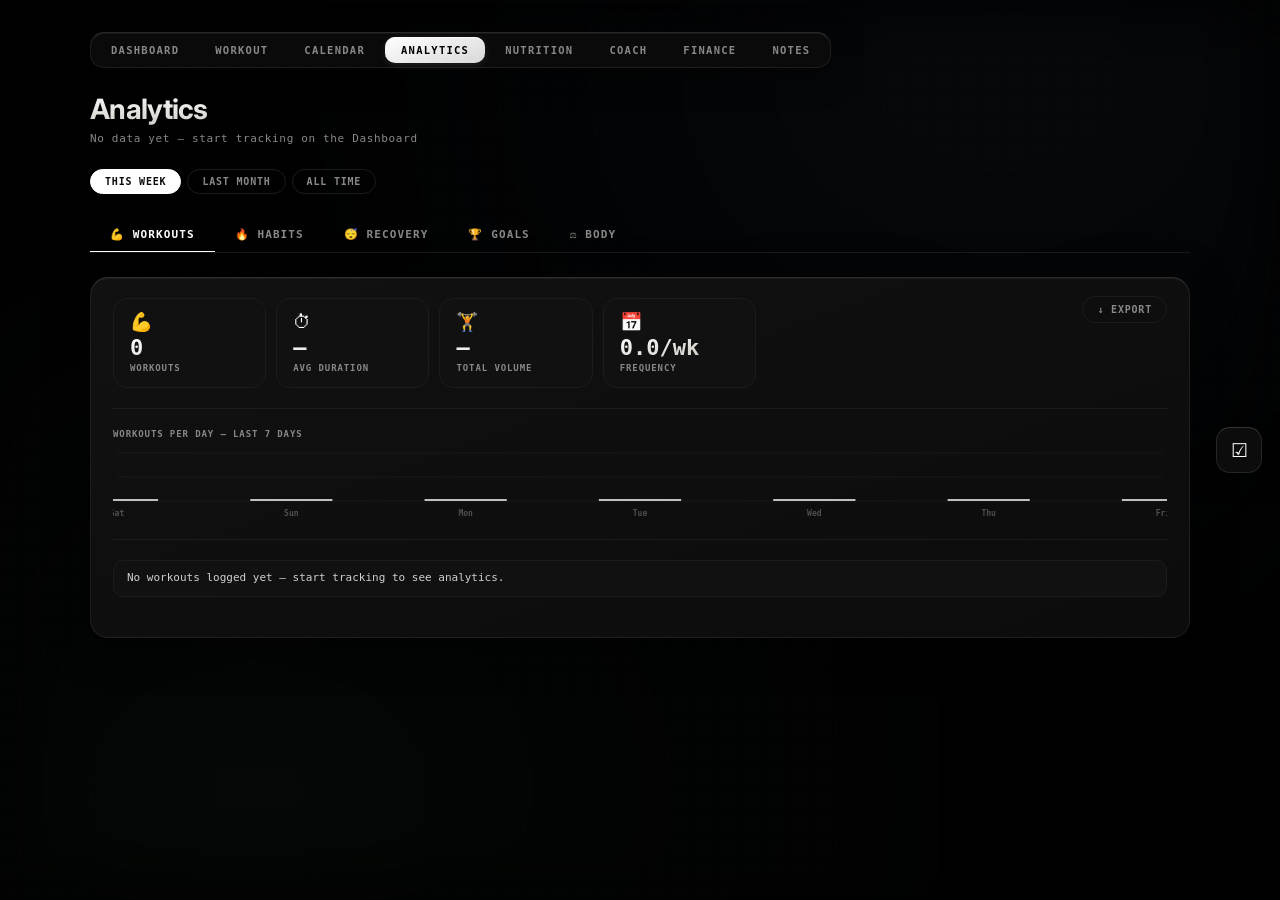
<file: analytics.html>
<!DOCTYPE html>
<html lang="en">
<head>
  <meta charset="UTF-8">
  <meta name="viewport" content="width=device-width, initial-scale=1.0">
  <title>Analytics — Chriss Dashboard</title>
  <link rel="preconnect" href="https://fonts.googleapis.com">
  <link rel="preconnect" href="https://fonts.gstatic.com" crossorigin>
  <link href="https://fonts.googleapis.com/css2?family=Inter:ital,opsz,wght@0,14..32,300..900;1,14..32,300..900&display=swap" rel="stylesheet">
  <style>
    :root {
      --text-primary: #FFFFFF;
      --text-secondary: #D0D0D0;
      --text-tertiary: #888888;
      --success: #FFFFFF;
      --warning: #FFC107;
      --danger: #FF6B6B;
      --font-body: "Inter", -apple-system, BlinkMacSystemFont, "Segoe UI", Roboto, Helvetica, Arial, sans-serif;
      --font-mono: ui-monospace, "SF Mono", Menlo, Consolas, monospace;
      --transition: 0.18s cubic-bezier(0.16,1,0.3,1);
      --card-shadow: 0 1px 0 rgba(255,255,255,0.06) inset, 0 8px 40px rgba(0,0,0,0.55);
      --radius-card: 18px;
    }
    *, *::before, *::after { box-sizing: border-box; margin: 0; padding: 0; }

    body {
      background-color: #000000;
      color: var(--text-primary);
      font-family: var(--font-body);
      min-height: 100vh;
      padding: max(32px, env(safe-area-inset-top, 32px)) 24px 56px;
      position: relative;
      overflow-x: hidden;
    }
    body::before {
      content: '';
      position: fixed; inset: 0;
      background:
        radial-gradient(ellipse at 78% 8%, rgba(126,184,247,0.045) 0%, transparent 52%),
        radial-gradient(ellipse at 20% 88%, rgba(107,227,164,0.03) 0%, transparent 52%);
      filter: blur(40px);
      pointer-events: none; z-index: 0;
      animation: wash-drift 36s ease-in-out infinite alternate;
    }
    body::after {
      content: '';
      position: fixed; inset: 0;
      background-image: url("data:image/svg+xml,%3Csvg xmlns='http://www.w3.org/2000/svg' width='3' height='3'%3E%3Crect width='1' height='1' fill='rgba(255,255,255,0.014)'/%3E%3C/svg%3E");
      background-repeat: repeat;
      pointer-events: none; z-index: 0;
    }
    @keyframes wash-drift {
      0%   { transform: translate(0,0) scale(1); }
      100% { transform: translate(2%,2%) scale(1.04); }
    }

    .container {
      max-width: 1100px; margin: 0 auto;
      position: relative; z-index: 1;
    }

    /* ===== NAV ===== */
    .site-nav {
      display: flex; gap: 4px; margin-bottom: 24px;
      background: rgba(12,12,12,0.85);
      border: 1px solid rgba(255,255,255,0.08);
      border-top-color: rgba(255,255,255,0.13);
      border-radius: 14px; padding: 4px;
      width: fit-content; flex-wrap: wrap;
      backdrop-filter: blur(16px);
      -webkit-backdrop-filter: blur(16px);
      box-shadow: 0 8px 32px rgba(0,0,0,0.4), 0 1px 0 rgba(255,255,255,0.06) inset;
    }
    .nav-link {
      font-family: var(--font-mono); font-size: 10.5px; font-weight: 700;
      letter-spacing: 0.12em; text-transform: uppercase; text-decoration: none;
      color: var(--text-tertiary); padding: 7px 16px; border-radius: 10px;
      transition: background 0.18s cubic-bezier(0.16,1,0.3,1), color 0.18s cubic-bezier(0.16,1,0.3,1);
    }
    .nav-link:hover { background: rgba(255,255,255,0.07); color: var(--text-primary); }
    .nav-link.is-active {
      background: linear-gradient(160deg, #FFFFFF 0%, #D8D8D8 100%);
      color: #000000;
      box-shadow: 0 2px 10px rgba(255,255,255,0.18), 0 1px 0 rgba(255,255,255,0.5) inset;
    }

    /* ===== TITLE ===== */
    .dash-title {
      font-size: 28px; font-weight: 700; letter-spacing: -0.025em;
      background: linear-gradient(180deg, #FFFFFF 0%, #C7C4BC 120%);
      -webkit-background-clip: text; background-clip: text;
      -webkit-text-fill-color: transparent;
      margin-bottom: 6px;
    }
    .dash-sub {
      font-family: var(--font-mono); font-size: 11px; color: var(--text-tertiary);
      letter-spacing: 0.06em; margin-bottom: 24px;
    }

    /* ===== CARD ===== */
    .card {
      background: linear-gradient(160deg, #111111 0%, #0C0C0C 100%);
      border: 1px solid rgba(255,255,255,0.07);
      border-top-color: rgba(255,255,255,0.12);
      border-radius: 18px;
      box-shadow: 0 1px 0 rgba(255,255,255,0.06) inset, 0 8px 40px rgba(0,0,0,0.55);
      padding: 20px 22px;
    }

    /* ===== PERIOD FILTER ===== */
    .period-bar {
      display: flex; gap: 6px; margin-bottom: 24px; flex-wrap: wrap;
    }
    .period-btn {
      font-family: var(--font-mono); font-size: 10px; font-weight: 700;
      letter-spacing: 0.08em; text-transform: uppercase;
      padding: 6px 14px; border-radius: 99px;
      border: 1px solid #1C1C1C;
      background: transparent; color: #888888;
      cursor: pointer; transition: all 0.15s;
    }
    .period-btn.is-active { background: #FFFFFF; border-color: #FFFFFF; color: #0A0A0A; }
    .period-btn:hover:not(.is-active) { background: rgba(255,255,255,0.08); color: var(--text-primary); }

    /* ===== TAB BAR ===== */
    .tab-bar {
      display: flex; gap: 0; margin-bottom: 24px;
      border-bottom: 1px solid rgba(255,255,255,0.08);
      overflow-x: auto; -webkit-overflow-scrolling: touch;
    }
    .tab-btn {
      font-family: var(--font-mono); font-size: 11px; font-weight: 700;
      letter-spacing: 0.10em; text-transform: uppercase;
      padding: 10px 20px; background: none; border: none;
      color: var(--text-tertiary); cursor: pointer;
      border-bottom: 2px solid transparent; margin-bottom: -1px;
      transition: color 0.2s, border-color 0.2s; white-space: nowrap;
      flex-shrink: 0;
    }
    .tab-btn:hover { color: var(--text-primary); }
    .tab-btn.is-active.wk { color: var(--success);  border-color: var(--success); }
    .tab-btn.is-active.hb { color: var(--warning);  border-color: var(--warning); }
    .tab-btn.is-active.rv { color: #7EB8F7;          border-color: #7EB8F7; }
    .tab-btn.is-active.gl { color: #C084FC;          border-color: #C084FC; }

    /* ===== TAB PANELS ===== */
    .tab-panel { display: none; }
    .tab-panel.is-active { display: block; }

    /* ===== METRIC GRID ===== */
    .metric-grid {
      display: grid;
      grid-template-columns: repeat(auto-fill, minmax(140px, 1fr));
      gap: 10px; margin-bottom: 20px;
    }
    .metric-card {
      background: #111111;
      border: 1px solid #1C1C1C;
      border-radius: 14px; padding: 14px 16px;
      display: flex; flex-direction: column; gap: 4px;
      transition: background 0.15s;
    }
    .metric-card:hover { background: rgba(255,255,255,0.055); }
    .metric-icon  { font-size: 18px; line-height: 1; margin-bottom: 2px; }
    .metric-num   { font-family: var(--font-mono); font-size: 22px; font-weight: 800; line-height: 1; }
    .metric-label { font-family: var(--font-mono); font-size: 9px; font-weight: 700; letter-spacing: 0.10em; text-transform: uppercase; color: var(--text-tertiary); }
    .metric-sub   { font-family: var(--font-mono); font-size: 9px; color: var(--text-tertiary); margin-top: 2px; white-space: nowrap; overflow: hidden; text-overflow: ellipsis; }
    .metric-delta { font-family: var(--font-mono); font-size: 10px; font-weight: 700; margin-top: 2px; }
    .delta-up   { color: var(--success); }
    .delta-down { color: var(--danger); }

    /* ===== CHART ===== */
    .chart-section { margin-bottom: 20px; }
    .chart-title { font-family: var(--font-mono); font-size: 9px; font-weight: 700; letter-spacing: 0.10em; text-transform: uppercase; color: var(--text-tertiary); margin-bottom: 8px; }
    .chart-canvas-wrap { width: 100%; position: relative; }

    /* ===== INSIGHT ===== */
    .insights { display: flex; flex-direction: column; gap: 8px; margin-bottom: 20px; }
    .insight {
      font-family: var(--font-mono); font-size: 11px; line-height: 1.5;
      padding: 9px 13px; border-radius: 10px;
      background: #111111; border: 1px solid #1C1C1C;
      color: var(--text-secondary);
    }
    .insight.good { background: rgba(255,255,255,0.04); border-color: rgba(255,255,255,0.12); color: var(--success); }
    .insight.warn { background: rgba(255,193,7,0.06);  border-color: rgba(255,193,7,0.22);  color: var(--warning); }
    .insight.info { background: rgba(126,184,247,0.06); border-color: rgba(126,184,247,0.22); color: #7EB8F7; }

    /* ===== HEATMAP ===== */
    .heatmap { display: flex; flex-direction: column; gap: 5px; }
    .heatmap-row { display: flex; gap: 4px; align-items: center; }
    .heatmap-label { font-family: var(--font-mono); font-size: 9px; color: var(--text-tertiary); min-width: 88px; max-width: 88px; overflow: hidden; text-overflow: ellipsis; white-space: nowrap; }
    .heatmap-cell { width: 18px; height: 18px; border-radius: 4px; flex-shrink: 0; }
    .heatmap-cell.done { background: var(--success); }
    .heatmap-cell.miss { background: rgba(255,107,107,0.25); }
    .heatmap-cell.none { background: rgba(255,255,255,0.06); }
    .heatmap-day-labels { display: flex; gap: 4px; padding-left: 92px; margin-bottom: 3px; flex-wrap: nowrap; overflow: hidden; }
    .heatmap-day-label  { font-family: var(--font-mono); font-size: 8px; color: var(--text-tertiary); width: 18px; text-align: center; flex-shrink: 0; }
    .hm-range-btn { background: transparent; border: 1px solid rgba(255,255,255,0.12); color: var(--text-tertiary); font-family: var(--font-mono); font-size: 10px; padding: 3px 9px; border-radius: 6px; cursor: pointer; }
    .hm-range-btn.is-active { border-color: var(--success); color: var(--success); }

    /* ===== TABLE ===== */
    .an-table { width: 100%; border-collapse: collapse; }
    .an-table td {
      font-family: var(--font-mono); font-size: 10px;
      padding: 7px 8px; color: var(--text-secondary);
      border-bottom: 1px solid rgba(255,255,255,0.04);
    }
    .an-table td:first-child { color: var(--text-primary); font-weight: 600; }
    .an-table td:last-child  { text-align: right; font-weight: 700; }
    .rank { display: inline-flex; align-items: center; justify-content: center; width: 16px; height: 16px; border-radius: 4px; font-size: 8px; font-weight: 800; background: rgba(255,255,255,0.07); color: var(--text-tertiary); margin-right: 6px; vertical-align: middle; }

    /* ===== EMPTY STATE ===== */
    .empty { font-family: var(--font-mono); font-size: 12px; color: var(--text-tertiary); text-align: center; padding: 32px 0; line-height: 1.6; }

    /* ===== PROGRESS BAR ===== */
    .prog-bar { height: 5px; border-radius: 3px; background: rgba(255,255,255,0.07); overflow: hidden; margin-top: 4px; }
    .prog-fill { height: 100%; border-radius: 3px; transition: width 0.6s ease; }

    /* ===== SECTION DIVIDER ===== */
    .divider { height: 1px; background: rgba(255,255,255,0.06); margin: 20px 0; }

    /* ===== EXPORT BTN ===== */
    .export-btn {
      font-family: var(--font-mono); font-size: 10px; font-weight: 700;
      letter-spacing: 0.08em; text-transform: uppercase;
      padding: 7px 14px; border-radius: 99px;
      border: 1px solid #1C1C1C;
      background: #0E0E0E; color: var(--text-tertiary);
      cursor: pointer; transition: all 0.15s; float: right; margin-top: -2px;
    }
    .export-btn:hover { background: rgba(255,255,255,0.08); color: var(--text-primary); }

    @media (max-width: 520px) {
      body { padding: 20px 14px 48px; }
      .metric-grid { grid-template-columns: 1fr 1fr; }
      .metric-num  { font-size: 18px; }
    }

    /* ── RECOVERY MONITOR TILES ── */
    .rm-tile-grid {
      display:grid; grid-template-columns:repeat(3,1fr); gap:10px; margin-bottom:16px;
    }
    @media (max-width:480px) { .rm-tile-grid { grid-template-columns:repeat(2,1fr); } }
    .rm-tile {
      background:#111111; border:1px solid #1C1C1C; border-radius:10px;
      padding:12px 10px; display:flex; flex-direction:column; gap:4px; align-items:center; text-align:center;
    }
    .rm-tile-icon { font-size:18px; line-height:1; }
    .rm-tile-val  { font-family:var(--font-mono); font-size:20px; font-weight:800; color:var(--text-primary); line-height:1; }
    .rm-tile-val.good { color:#4ADE80; }
    .rm-tile-val.mid  { color:#FFC107; }
    .rm-tile-val.bad  { color:#FF6B6B; }
    .rm-tile-lbl { font-family:var(--font-mono); font-size:8px; font-weight:700; letter-spacing:.12em; text-transform:uppercase; color:var(--text-tertiary); }
    .rm-tile-sub { font-size:10px; color:var(--text-tertiary); }

    /* ── BODY TAB ── */
    .tab-btn.is-active.bd { color: #FF8A65; border-color: #FF8A65; }
    .bd-inj-row {
      display:flex; align-items:center; gap:10px;
      padding:10px 12px; border-radius:10px;
      background:#111111; border:1px solid #1C1C1C; margin-bottom:6px;
    }
    .bd-inj-level { font-family:var(--font-mono); font-size:12px; font-weight:800; min-width:32px; flex-shrink:0; }
    .bd-inj-info { flex:1; min-width:0; }
    .bd-inj-part { font-size:13px; font-weight:600; color:var(--text-primary); }
    .bd-inj-meta { font-family:var(--font-mono); font-size:9px; color:var(--text-tertiary); margin-top:2px; }
    .bd-inj-tag { font-family:var(--font-mono); font-size:9px; font-weight:700; padding:2px 8px; border-radius:5px; white-space:nowrap; flex-shrink:0; }
    .bd-inj-tag.active   { background:rgba(255,107,107,.12); color:#FF6B6B; }
    .bd-inj-tag.resolved { background:rgba(107,227,164,.08); color:#6BE3A4; }

  </style>
  <link rel="stylesheet" href="premium.css">
</head>
<body>
<div class="container">

  <nav class="site-nav">
    <a href="index.html"     class="nav-link">Dashboard</a>
    <a href="workout.html"   class="nav-link">Workout</a>
    <a href="calendar.html"  class="nav-link">Calendar</a>
    <a href="analytics.html" class="nav-link is-active">Analytics</a>
    <a href="nutrition.html" class="nav-link">Nutrition</a>
    <a href="coach.html"   class="nav-link">Coach</a>
    <a href="finance.html" class="nav-link">Finance</a>
    <a href="notes.html" class="nav-link">Notes</a>
  </nav>

  <h1 class="dash-title">Analytics</h1>
  <div class="dash-sub" id="dashSub">Loading your data…</div>

  <!-- Period filter -->
  <div class="period-bar">
    <button class="period-btn is-active" data-days="7">This Week</button>
    <button class="period-btn" data-days="30">Last Month</button>
    <button class="period-btn" data-days="0">All Time</button>
  </div>

  <!-- Tabs -->
  <div class="tab-bar">
    <button class="tab-btn wk is-active" data-tab="workouts">💪 Workouts</button>
    <button class="tab-btn hb"           data-tab="habits">🔥 Habits</button>
    <button class="tab-btn rv"           data-tab="recovery">😴 Recovery</button>
    <button class="tab-btn gl"           data-tab="goals">🏆 Goals</button>
    <button class="tab-btn bd"           data-tab="body">⚖️ Body</button>
  </div>

  <!-- ══════════════ WORKOUTS TAB ══════════════ -->
  <div class="tab-panel is-active" id="panel-workouts">
    <div class="card">
      <button class="export-btn" id="exportWorkouts">↓ Export</button>
      <div class="metric-grid" id="wk-metrics"></div>
      <div class="divider"></div>
      <div class="chart-section">
        <div class="chart-title">Workouts per day — last 7 days</div>
        <div class="chart-canvas-wrap"><canvas id="wk-chart" height="72" style="width:100%;display:block"></canvas></div>
      </div>
      <div class="divider"></div>
      <div id="wk-top-wrap" style="display:none">
        <div class="chart-title">Top Exercises (Personal Record)</div>
        <table class="an-table" id="wk-top-table" style="margin-bottom:16px"></table>
        <div class="divider"></div>
      </div>
      <div class="insights" id="wk-insights"></div>
    </div>
  </div>

  <!-- ══════════════ HABITS TAB ══════════════ -->
  <div class="tab-panel" id="panel-habits">
    <div class="card">
      <div class="metric-grid" id="hb-metrics"></div>
      <div class="divider"></div>
      <div class="chart-section">
        <div style="display:flex;justify-content:space-between;align-items:center;margin-bottom:6px">
          <div class="chart-title" style="margin-bottom:0">Habit Heatmap</div>
          <div style="display:flex;gap:6px">
            <button class="hm-range-btn is-active" data-days="7">7d</button>
            <button class="hm-range-btn" data-days="30">30d</button>
          </div>
        </div>
        <div class="heatmap-day-labels" id="hb-day-labels"></div>
        <div class="heatmap" id="hb-heatmap"></div>
      </div>
      <div class="divider"></div>
      <div id="hb-streak-wrap" style="display:none">
        <div class="chart-title">Habit Streaks</div>
        <table class="an-table" id="hb-streak-table" style="margin-bottom:16px"></table>
        <div class="divider"></div>
      </div>
      <div class="insights" id="hb-insights"></div>
    </div>
  </div>

  <!-- ══════════════ RECOVERY TAB ══════════════ -->
  <div class="tab-panel" id="panel-recovery">
    <div class="card">
      <div class="metric-grid" id="rv-metrics"></div>
      <div class="divider"></div>
      <div class="chart-title" style="margin-bottom:10px">Recovery Monitor — i dag</div>
      <div class="rm-tile-grid" id="rv-monitor-grid"></div>
      <div class="divider"></div>
      <div class="chart-section">
        <div class="chart-title">Recovery Score — last 7 days</div>
        <div class="chart-canvas-wrap"><canvas id="rv-score-chart" height="72" style="width:100%;display:block"></canvas></div>
      </div>
      <div class="chart-section" style="margin-top:14px">
        <div class="chart-title">Sleep — last 7 days</div>
        <div class="chart-canvas-wrap"><canvas id="rv-sleep-chart" height="72" style="width:100%;display:block"></canvas></div>
      </div>
      <div class="divider"></div>
      <div class="insights" id="rv-insights"></div>
    </div>
  </div>

  <!-- ══════════════ GOALS TAB ══════════════ -->
  <div class="tab-panel" id="panel-goals">
    <div class="card">
      <div class="metric-grid" id="gl-metrics"></div>
      <div class="divider"></div>
      <div class="chart-title">Goals by Progress</div>
      <div id="gl-goal-list" style="margin-bottom:16px"></div>
      <div class="divider"></div>
      <div class="insights" id="gl-insights"></div>
    </div>
  </div>

  <!-- ══════════════ BODY TAB ══════════════ -->
  <div class="tab-panel" id="panel-body">
    <div class="card">
      <div class="metric-grid" id="bd-metrics"></div>
      <div class="divider"></div>
      <div class="chart-section">
        <div class="chart-title">Bodyweight — seneste 30 dage</div>
        <div style="position:relative"><canvas id="bd-bw-chart" height="80" style="width:100%;display:block"></canvas></div>
      </div>
      <div class="divider"></div>
      <div class="chart-title">Injury Log</div>
      <div id="bd-inj-list" style="margin-bottom:16px"></div>
      <div class="divider"></div>
      <div class="insights" id="bd-insights"></div>
    </div>
  </div>

</div><!-- /container -->

<script>
// ==================== HELPERS ====================
function storeGet(key) { try { return JSON.parse(localStorage.getItem(key)); } catch { return null; } }

function dateToStr(d) {
  return d.getFullYear() + '-' + String(d.getMonth()+1).padStart(2,'0') + '-' + String(d.getDate()).padStart(2,'0');
}

function getActiveDateString() {
  const now = new Date();
  if (now.getHours() < 6) now.setDate(now.getDate()-1);
  return dateToStr(now);
}

function formatDate(ds) {
  return new Date(ds+'T12:00:00').toLocaleDateString('en',{month:'short',day:'numeric'});
}

function getPeriodStart(days) {
  if (days === 0) return '2000-01-01';
  const d = new Date(); d.setDate(d.getDate()-(days-1)); return dateToStr(d);
}

function last7Labels() {
  const labels = [];
  for (let i = 6; i >= 0; i--) { const d = new Date(); d.setDate(d.getDate()-i); labels.push(d.toLocaleDateString('en',{weekday:'short'})); }
  return labels;
}

// ==================== STATE ====================
let activePeriod = 7;
let activeTab    = 'workouts';

// ==================== LOAD DATA ====================
function loadAnalyticsData() {
  return {
    workouts: storeGet('lifeos_workouts') || [],
    habits:   storeGet('lifeos_habits')   || [],
    recovery: storeGet('lifeos_recovery') || [],
    goals:    storeGet('lifeos_goals')    || []
  };
}

// ==================== WORKOUT STATS ====================
function calculateWorkoutStats(days) {
  const all      = storeGet('lifeos_workouts') || [];
  const start    = getPeriodStart(days);
  const filtered = all.filter(w => w.date >= start);
  const total    = filtered.length;
  const avgDur   = total > 0 ? Math.round(filtered.reduce((s,w)=>s+(w.duration||0),0)/total) : 0;
  const bwKg = (storeGet('lifeos_profile')||{}).weight || ((storeGet('lifeos_bodyweight')||[]).slice(-1)[0]||{}).w || 75;
  const resolveWeight = w => String(w).trim().toUpperCase() === 'BW' ? bwKg : parseFloat(w);
  const totalVol = filtered.reduce((s,w) => {
    const sets = (w.exercises||[]).flatMap(e => e.sets||[]);
    return s + sets.reduce((sv,set) => {
      const wt = resolveWeight(set.weight); const r = parseInt(set.reps);
      return sv + (!isNaN(wt) && !isNaN(r) ? wt*r : 0);
    }, 0);
  }, 0);
  const weeklyFreq = days > 0 ? (total/Math.max(1,days/7)).toFixed(1) : total;

  // Prev period delta
  let delta = null;
  if (days > 0) {
    const d1 = new Date(); d1.setDate(d1.getDate()-days*2);
    const d2 = new Date(); d2.setDate(d2.getDate()-days);
    const prev = all.filter(w => w.date >= dateToStr(d1) && w.date < dateToStr(d2));
    if (prev.length > 0) delta = Math.round((total-prev.length)/prev.length*100);
  }

  // 7-day trend (always last 7 days for chart)
  const trend7 = [];
  for (let i = 6; i >= 0; i--) {
    const d = new Date(); d.setDate(d.getDate()-i);
    trend7.push(all.filter(w => w.date === dateToStr(d)).length);
  }

  // Top exercises by 1RM (max weight × set)
  const exMap = {};
  all.forEach(w => (w.exercises||[]).forEach(ex => {
    const maxW = Math.max(0, ...(ex.sets||[]).map(s => resolveWeight(s.weight)).filter(v => !isNaN(v)));
    if (maxW > 0) exMap[ex.name] = Math.max(exMap[ex.name]||0, maxW);
  }));
  const topEx = Object.entries(exMap).sort((a,b)=>b[1]-a[1]).slice(0,5);

  return { total, avgDur, totalVol: Math.round(totalVol), weeklyFreq, delta, trend7, topEx };
}

// ==================== HABIT STATS ====================
function calculateHabitStats(days) {
  const habits = storeGet('lifeos_habits') || [];
  if (!habits.length) return { habits:[], overallPct:0, best:null, worst:null };
  const start = getPeriodStart(days);
  const today = getActiveDateString();

  const stats = habits.map(h => {
    const done     = (h.completedDates||[]).filter(d=>d>=start).length;
    const fromDate = h.createdDate > start ? h.createdDate : start;
    let possible   = 0;
    for (let d=new Date(fromDate+'T12:00:00'); dateToStr(d)<=today; d.setDate(d.getDate()+1)) possible++;
    if (days > 0) possible = Math.min(possible, days);
    return { ...h, done, possible, pct: possible>0?Math.round(done/possible*100):0, streak: h.currentStreak||0 };
  });

  const totalDone = stats.reduce((s,h)=>s+h.done, 0);
  const totalPoss = stats.reduce((s,h)=>s+h.possible, 0);
  const overallPct = totalPoss>0 ? Math.round(totalDone/totalPoss*100) : 0;
  const sorted = [...stats].sort((a,b)=>b.pct-a.pct);
  return { habits: stats, overallPct, best: sorted[0]||null, worst: sorted[sorted.length-1]||null };
}

// ==================== RECOVERY STATS ====================
function calculateRecoveryStats(days) {
  const all    = storeGet('lifeos_recovery') || [];
  const start  = getPeriodStart(days);
  const filtered = all.filter(r=>r.date>=start);
  if (!filtered.length) return { avgSleep:null, avgScore:null, avgTemp:null, avgStress:null, bestDay:null, delta:null, trend7:{scores:[],sleeps:[]} };

  const ws = filtered.filter(r=>r.sleep!=null);
  const wc = filtered.filter(r=>r.recoveryScore!=null);
  const wt = filtered.filter(r=>r.bodyTemp!=null);
  const wst= filtered.filter(r=>r.stressLevel);
  const stressNum = {'Low':2,'Medium':5,'High':7,'Very High':9};
  const avgSleep  = ws.length ? (ws.reduce((s,r)=>s+r.sleep,0)/ws.length).toFixed(1) : null;
  const avgScore  = wc.length ? Math.round(wc.reduce((s,r)=>s+r.recoveryScore,0)/wc.length) : null;
  const avgTemp   = wt.length ? (wt.reduce((s,r)=>s+r.bodyTemp,0)/wt.length).toFixed(1) : null;
  const avgStress = wst.length ? (wst.reduce((s,r)=>s+(stressNum[r.stressLevel]||5),0)/wst.length).toFixed(1) : null;
  const bestDay   = [...filtered].sort((a,b)=>(b.recoveryScore||0)-(a.recoveryScore||0))[0];

  // Delta vs prev
  let delta = null;
  if (days > 0 && avgScore) {
    const d1=new Date(); d1.setDate(d1.getDate()-days*2);
    const d2=new Date(); d2.setDate(d2.getDate()-days);
    const prev=all.filter(r=>r.date>=dateToStr(d1)&&r.date<dateToStr(d2));
    const prevAvg=prev.length?Math.round(prev.reduce((s,r)=>s+(r.recoveryScore||0),0)/prev.length):null;
    if (prevAvg) delta = avgScore - prevAvg;
  }

  // 7-day trends
  const scores=[], sleeps=[];
  for (let i=6;i>=0;i--) {
    const d=new Date(); d.setDate(d.getDate()-i); const ds=dateToStr(d);
    const r=all.find(x=>x.date===ds);
    scores.push(r?r.recoveryScore:null);
    sleeps.push(r?r.sleep:null);
  }
  return { avgSleep, avgScore, avgTemp, avgStress, bestDay, delta, trend7:{scores, sleeps} };
}

// ==================== GOAL STATS ====================
function calculateGoalStats() {
  const goals = storeGet('lifeos_goals') || [];
  if (!goals.length) return { total:0, avgProgress:0, onTrack:0, goals:[] };
  const total       = goals.length;
  const avgProgress = Math.round(goals.reduce((s,g)=>s+(g.progress||0),0)/total);
  const onTrack     = goals.filter(g=>(g.progress||0)>=50).length;
  const sorted      = [...goals].sort((a,b)=>(b.progress||0)-(a.progress||0));
  return { total, avgProgress, onTrack, goals: sorted };
}

// ==================== CHARTS ====================
function drawChart(canvas, labels, values, color, type) {
  if (!canvas) return;
  const dpr = window.devicePixelRatio||1;
  const W   = canvas.parentElement.clientWidth||360;
  const H   = 72;
  canvas.width=W*dpr; canvas.height=H*dpr;
  canvas.style.width=W+'px'; canvas.style.height=H+'px';
  const ctx=canvas.getContext('2d'); ctx.scale(dpr,dpr);
  ctx.clearRect(0,0,W,H);
  const valid=values.filter(v=>v!=null);
  if (!valid.length) {
    ctx.fillStyle='rgba(255,255,255,0.15)'; ctx.font='10px var(--font-mono,monospace)';
    ctx.textAlign='center'; ctx.fillText('No data yet', W/2, H/2); return;
  }
  const pL=4,pR=4,pT=6,pB=18,gW=W-pL-pR,gH=H-pT-pB;
  const n=values.length, step=gW/Math.max(1,n-1);
  const minV=Math.min(...valid)*0.85, maxV=Math.max(...valid)*1.08||1;
  // grid
  ctx.strokeStyle='rgba(255,255,255,0.05)'; ctx.lineWidth=1;
  [0,50,100].forEach(pct=>{
    const y=pT+gH-(pct/100)*gH;
    ctx.beginPath();ctx.moveTo(pL,y);ctx.lineTo(W-pR,y);ctx.stroke();
  });
  // labels
  ctx.fillStyle='rgba(180,178,172,0.4)'; ctx.font='600 8px ui-monospace,monospace'; ctx.textAlign='center';
  labels.forEach((l,i)=>ctx.fillText(l,pL+i*(gW/(n-1||1)),H-3));

  if (type==='bar') {
    const bw=Math.max(5,gW/n*0.55);
    values.forEach((v,i)=>{
      if (v==null) return;
      const barH=Math.max(2,((v-minV)/(maxV-minV))*gH);
      ctx.fillStyle=color+'BB';
      ctx.fillRect(pL+i*(gW/(n-1||1))-bw/2, pT+gH-barH, bw, barH);
    });
  } else {
    const pts=values.map((v,i)=>({x:pL+i*step,y:v!=null?pT+gH-((v-minV)/(maxV-minV))*gH:null}));
    const vpts=pts.filter(p=>p.y!=null);
    if (vpts.length>1) {
      ctx.beginPath(); let f=true;
      pts.forEach(p=>{if(p.y==null)return;if(f){ctx.moveTo(p.x,p.y);f=false;}else ctx.lineTo(p.x,p.y);});
      ctx.lineTo(vpts[vpts.length-1].x,pT+gH); ctx.lineTo(vpts[0].x,pT+gH); ctx.closePath();
      const g2=ctx.createLinearGradient(0,pT,0,pT+gH);
      g2.addColorStop(0,color+'2A'); g2.addColorStop(1,color+'04');
      ctx.fillStyle=g2; ctx.fill();
      ctx.beginPath(); f=true;
      pts.forEach(p=>{if(p.y==null)return;if(f){ctx.moveTo(p.x,p.y);f=false;}else ctx.lineTo(p.x,p.y);});
      ctx.strokeStyle=color; ctx.lineWidth=2; ctx.lineJoin='round'; ctx.stroke();
      vpts.forEach(p=>{ctx.beginPath();ctx.arc(p.x,p.y,3,0,Math.PI*2);ctx.fillStyle=color;ctx.fill();});
    }
  }
}

// ==================== RENDER HELPERS ====================
function mkMetric(icon, num, label, sub, delta) {
  const c=document.createElement('div'); c.className='metric-card';
  const ic=document.createElement('div');ic.className='metric-icon';ic.textContent=icon;
  const n=document.createElement('div');n.className='metric-num';n.textContent=num;
  const l=document.createElement('div');l.className='metric-label';l.textContent=label;
  c.appendChild(ic);c.appendChild(n);c.appendChild(l);
  if (sub) {const s=document.createElement('div');s.className='metric-sub';s.textContent=sub;c.appendChild(s);}
  if (delta!=null) {
    const d=document.createElement('div');
    d.className='metric-delta '+(delta>0?'delta-up':'delta-down');
    d.textContent=(delta>0?'↑':'↓')+Math.abs(delta)+'% vs prev';
    c.appendChild(d);
  }
  return c;
}

function mkInsight(text, type) {
  const el=document.createElement('div'); el.className='insight '+(type||'');
  el.textContent=text; return el;
}

function getInsights(tab) {
  const insights = [];
  if (tab==='workouts') {
    const wm=calculateWorkoutStats(activePeriod);
    if (wm.total===0) insights.push({text:'No workouts logged yet — start tracking to see analytics.',type:''});
    else {
      if (wm.delta!=null&&wm.delta>0) insights.push({text:'You\'re '+wm.delta+'% more active than last period — keep it up! 💪',type:'good'});
      else if (wm.delta!=null&&wm.delta<0) insights.push({text:Math.abs(wm.delta)+'% fewer workouts than last period — time to push harder.',type:'warn'});
      if (wm.total>=3) insights.push({text:'Solid consistency! '+wm.total+' sessions logged this period. 🔥',type:'good'});
      if (wm.avgDur>0) insights.push({text:'Average session: '+wm.avgDur+' minutes. Aim for 45–60 min for best results.',type:'info'});
    }
  } else if (tab==='habits') {
    const hm=calculateHabitStats(activePeriod);
    if (!hm.habits.length) insights.push({text:'No habits yet — add some habits on the Dashboard.',type:''});
    else {
      if (hm.overallPct>=80) insights.push({text:'Incredible discipline — '+hm.overallPct+'% completion rate! 🔥',type:'good'});
      else if (hm.overallPct>=60) insights.push({text:'Good consistency at '+hm.overallPct+'% — push for 80%+ for compounding gains.',type:'info'});
      else insights.push({text:''+hm.overallPct+'% completion — habits compound over time, focus on showing up daily.',type:'warn'});
      if (hm.best&&hm.best.streak>0) insights.push({text:'Keep your "'+hm.best.name+'" streak going — '+hm.best.streak+' days and counting!',type:'good'});
    }
  } else if (tab==='recovery') {
    const rm=calculateRecoveryStats(activePeriod);
    if (!rm.avgScore) insights.push({text:'No recovery data yet — log sleep, temperature and stress on the Dashboard.',type:''});
    else {
      if (rm.avgScore>=80) insights.push({text:'Excellent recovery average of '+rm.avgScore+'% — your body is performing well! 💪',type:'good'});
      else if (rm.avgScore>=60) insights.push({text:'Moderate recovery at '+rm.avgScore+'% — focus on consistent sleep to improve.',type:'info'});
      else insights.push({text:'Low recovery average ('+rm.avgScore+'%) — prioritize sleep and reduce stress.',type:'warn'});
      if (rm.avgSleep) {
        const slp=parseFloat(rm.avgSleep);
        if (slp>=8) insights.push({text:'Great sleep average: '+rm.avgSleep+'h — keep it up!',type:'good'});
        else if (slp>=7) insights.push({text:'Sleep average: '+rm.avgSleep+'h — aim for 8+ hours for peak recovery.',type:'info'});
        else insights.push({text:'Low sleep average ('+rm.avgSleep+'h) — prioritize going to bed earlier.',type:'warn'});
      }
      if (rm.delta!=null) insights.push({text:rm.delta>=0?'Recovery improved '+rm.delta+'% vs last period!':'Recovery down '+Math.abs(rm.delta)+'% — check your sleep.',type:rm.delta>=0?'good':'warn'});
    }
  } else if (tab==='goals') {
    const gm=calculateGoalStats();
    if (!gm.total) insights.push({text:'No goals yet — add goals on the Dashboard to track progress.',type:''});
    else {
      if (gm.avgProgress>=70) insights.push({text:'Amazing progress — '+gm.avgProgress+'% average across all goals! 🏆',type:'good'});
      else if (gm.avgProgress>=40) insights.push({text:'Good progress at '+gm.avgProgress+'% average — keep the momentum going.',type:'info'});
      else insights.push({text:''+gm.avgProgress+'% average progress — time to accelerate your efforts.',type:'warn'});
      if (gm.onTrack>0) insights.push({text:gm.onTrack+' of '+gm.total+' goals are on track (≥50%) — solid execution!',type:'good'});
    }
  }
  return insights;
}

// ==================== RENDER TABS ====================
function renderWorkouts() {
  const wm = calculateWorkoutStats(activePeriod);
  const mg = document.getElementById('wk-metrics'); mg.innerHTML='';
  const vol = wm.totalVol>9999?Math.round(wm.totalVol/1000)+'t':wm.totalVol>0?wm.totalVol+'kg':'—';
  mg.appendChild(mkMetric('💪', wm.total,           'Workouts',    null, wm.delta));
  mg.appendChild(mkMetric('⏱', wm.avgDur?wm.avgDur+'m':'—', 'Avg Duration', null, null));
  mg.appendChild(mkMetric('🏋️', vol,                'Total Volume', null, null));
  mg.appendChild(mkMetric('📅', wm.weeklyFreq+'/wk','Frequency',   null, null));

  setTimeout(()=>drawChart(document.getElementById('wk-chart'), last7Labels(), wm.trend7, '#FFFFFF','bar'),0);

  const topWrap = document.getElementById('wk-top-wrap');
  if (wm.topEx.length>0) {
    topWrap.style.display='';
    const tb=document.getElementById('wk-top-table'); tb.innerHTML='';
    wm.topEx.forEach(([name,kg],i)=>{
      const tr=document.createElement('tr');
      tr.innerHTML='<td><span class="rank">'+(i+1)+'</span>'+name+'</td><td>'+kg+'kg</td>';
      tb.appendChild(tr);
    });
  } else topWrap.style.display='none';

  const ig=document.getElementById('wk-insights'); ig.innerHTML='';
  getInsights('workouts').forEach(ins=>ig.appendChild(mkInsight(ins.text,ins.type)));
}

let hmDays = 7;
function renderHabits() {
  const hm = calculateHabitStats(activePeriod);
  const mg = document.getElementById('hb-metrics'); mg.innerHTML='';
  mg.appendChild(mkMetric('📊', hm.overallPct+'%', 'Completion Rate', null, null));
  mg.appendChild(mkMetric('🔢', hm.habits.length,  'Total Habits',    null, null));
  if (hm.best)  mg.appendChild(mkMetric('🏆', hm.best.pct+'%',  'Best Habit',  hm.best.name,  null));
  if (hm.worst&&hm.worst.name!==hm.best?.name) mg.appendChild(mkMetric('📍', hm.worst.pct+'%', 'Needs Work', hm.worst.name, null));

  // Day labels — show every 5th label when 30d to avoid crowding
  const dl=document.getElementById('hb-day-labels'); dl.innerHTML='';
  const dayShorts = ['Su','Mo','Tu','We','Th','Fr','Sa'];
  for (let i=hmDays-1;i>=0;i--) {
    const d=new Date(); d.setDate(d.getDate()-i);
    const el=document.createElement('div'); el.className='heatmap-day-label';
    el.textContent = (hmDays<=7 || i%5===0) ? dayShorts[d.getDay()] : '';
    dl.appendChild(el);
  }

  // Heatmap
  const hmap=document.getElementById('hb-heatmap'); hmap.innerHTML='';
  hm.habits.slice(0, hmDays <= 7 ? 8 : 12).forEach(h=>{
    const row=document.createElement('div'); row.className='heatmap-row';
    const lbl=document.createElement('div'); lbl.className='heatmap-label'; lbl.textContent=h.name; lbl.title=h.name;
    row.appendChild(lbl);
    for (let i=hmDays-1;i>=0;i--) {
      const d=new Date(); d.setDate(d.getDate()-i); const ds=dateToStr(d);
      const inRange=ds>=h.createdDate;
      const done=inRange&&(h.completedDates||[]).includes(ds);
      const cell=document.createElement('div');
      cell.className='heatmap-cell '+(inRange?(done?'done':'miss'):'none');
      cell.title=ds+(done?' ✓':inRange?' ✗':' —');
      row.appendChild(cell);
    }
    hmap.appendChild(row);
  });

  // Streak table
  const sw=document.getElementById('hb-streak-wrap');
  if (hm.habits.length>0) {
    sw.style.display='';
    const tb=document.getElementById('hb-streak-table'); tb.innerHTML='';
    [...hm.habits].sort((a,b)=>(b.streak||0)-(a.streak||0)).slice(0,6).forEach((h,i)=>{
      const tr=document.createElement('tr');
      tr.innerHTML='<td><span class="rank">'+(i+1)+'</span>'+h.name+'</td><td>'+(h.streak||0)+' day streak</td>';
      tb.appendChild(tr);
    });
  } else sw.style.display='none';

  const ig=document.getElementById('hb-insights'); ig.innerHTML='';
  getInsights('habits').forEach(ins=>ig.appendChild(mkInsight(ins.text,ins.type)));
}

function renderRecoveryMonitor() {
  const grid = document.getElementById('rv-monitor-grid');
  if (!grid) return;
  grid.innerHTML = '';

  const todayStr = dateToStr(new Date());
  const recAll   = storeGet('lifeos_recovery') || [];
  const garAll   = storeGet('lifeos_garmin')   || [];

  const rec = recAll.find(r => r.date === todayStr) || null;
  const gar = garAll.find(g => g.date === todayStr) || null;

  if (!rec && !gar) {
    grid.innerHTML = '<div style="color:var(--c-muted);font-size:13px;padding:12px 0;grid-column:1/-1">Ingen recovery data logget i dag</div>';
    return;
  }

  function tile(icon, val, lbl, sub, cls) {
    const d = document.createElement('div'); d.className = 'rm-tile';
    d.innerHTML = '<div class="rm-tile-icon">'+icon+'</div>'
      + '<div class="rm-tile-val '+cls+'">'+val+'</div>'
      + '<div class="rm-tile-lbl">'+lbl+'</div>'
      + (sub ? '<div class="rm-tile-sub">'+sub+'</div>' : '');
    return d;
  }

  function cls(val, low, mid) {
    if (val == null) return '';
    return val >= mid ? 'good' : val >= low ? 'mid' : 'bad';
  }
  function clsInv(val, bad, mid) {
    if (val == null) return '';
    return val <= mid ? 'good' : val <= bad ? 'mid' : 'bad';
  }

  if (rec) {
    const sleep = rec.sleep != null ? parseFloat(rec.sleep) : null;
    const stress = rec.stressLevel != null ? rec.stressLevel : (rec.stress != null ? rec.stress : null);
    const score  = rec.recoveryScore != null ? rec.recoveryScore : null;
    const temp   = rec.bodyTemp != null ? rec.bodyTemp : null;

    if (sleep  != null) grid.appendChild(tile('😴', sleep+'h',   'Sleep',         sleep>=7?'Good sleep':'Too short', cls(sleep, 5, 7)));
    if (stress != null) grid.appendChild(tile('🧠', stress+'/100','Stress',        stress<=30?'Low':stress<=60?'Moderate':'High', clsInv(stress, 70, 40)));
    if (score  != null) grid.appendChild(tile('💚', score+'%',   'Recovery Score',score>=70?'Ready to train':'Needs rest', cls(score, 40, 70)));
    if (temp   != null) {
      const tc = temp >= 37.5 ? 'bad' : temp >= 37.2 ? 'mid' : 'good';
      grid.appendChild(tile('🌡', temp+'°C', 'Body Temp', temp < 37.5 ? 'Normal' : 'Elevated', tc));
    }
  }

  if (gar) {
    const rhr      = gar.rhr      != null ? gar.rhr      : null;
    const battery  = gar.battery  != null ? gar.battery  : null;
    const hrv      = gar.hrv      != null ? gar.hrv      : null;
    const steps    = gar.steps    != null ? gar.steps    : null;
    const resp     = gar.resp     != null ? gar.resp     : null;
    const spo2     = gar.spo2     != null ? gar.spo2     : null;
    const health   = gar.health   != null ? gar.health   : null;
    const recovery = gar.recovery != null ? gar.recovery : null;
    const snapshot = gar.snapshot != null ? gar.snapshot : null;

    if (rhr      != null) grid.appendChild(tile('❤️', rhr+'bpm',      'Resting HR',       rhr<=55?'Excellent':rhr<=65?'Good':'High', clsInv(rhr, 75, 65)));
    if (battery  != null) grid.appendChild(tile('🔋', battery+'%',    'Body Battery',     battery>=70?'High energy':battery>=40?'Moderate':'Low energy', cls(battery, 40, 70)));
    if (hrv      != null) {
      const hrvStr = typeof hrv === 'string';
      const hrvDisp = hrvStr ? hrv : hrv+'ms';
      const harvGood = ['excellent','good','fremragende','god'];
      const hrvc = hrvStr
        ? (harvGood.includes(hrv.toLowerCase()) ? 'good' : hrv.toLowerCase()==='fair'||hrv.toLowerCase()==='moderat' ? 'mid' : 'bad')
        : cls(hrv, 30, 50);
      const hrvSub = hrvStr ? '' : hrv>=60?'Excellent':hrv>=40?'Good':'Low';
      grid.appendChild(tile('📊', hrvDisp, 'HRV', hrvSub, hrvc));
    }
    if (steps    != null) {
      const sk = Math.round(steps/100)/10;
      grid.appendChild(tile('👟', sk+'k',          'Steps',            steps>=10000?'Goal reached':'Under goal', cls(steps, 5000, 10000)));
    }
    if (resp     != null) grid.appendChild(tile('🌬', resp+' rpm',     'Respiration',      resp>=12&&resp<=20?'Normal':'Unormal', resp>=12&&resp<=20?'good':'mid'));
    if (spo2     != null) grid.appendChild(tile('🩸', spo2+'%',       'Pulse Ox',         spo2>=97?'Excellent':spo2>=95?'Normal':'Low', cls(spo2, 95, 97)));
    if (health   != null) {
      const healthGood = ['excellent','good','fremragende'];
      const hc = typeof health === 'string'
        ? (healthGood.includes(health.toLowerCase()) ? 'good' : health.toLowerCase()==='fair' ? 'mid' : 'bad')
        : health>=80?'good':health>=60?'mid':'bad';
      grid.appendChild(tile('🏥', health, 'Health Status', '', hc));
    }
    if (recovery != null) grid.appendChild(tile('⏱', recovery+'t',   'Recovery Time',    recovery<=12?'Klar':'Brug hvile', clsInv(recovery, 48, 24)));
    if (snapshot != null) {
      const sc = snapshot==='Excellent'||snapshot==='Good'?'good':snapshot==='Fair'?'mid':'bad';
      grid.appendChild(tile('📸', snapshot,        'Health Snapshot',  '', sc));
    }
  }
}

function renderRecovery() {
  renderRecoveryMonitor();

  const rm = calculateRecoveryStats(activePeriod);
  const mg = document.getElementById('rv-metrics'); mg.innerHTML='';
  mg.appendChild(mkMetric('😴', rm.avgSleep!=null?rm.avgSleep+'h':'—', 'Avg Sleep',     null, null));
  mg.appendChild(mkMetric('💚', rm.avgScore!=null?rm.avgScore+'%':'—', 'Avg Recovery',  null, rm.delta));
mg.appendChild(mkMetric('🧠', rm.avgStress!=null?rm.avgStress+'/10':'—','Avg Stress', null, null));
  if (rm.bestDay) mg.appendChild(mkMetric('🏅', rm.bestDay.recoveryScore+'%','Best Day', formatDate(rm.bestDay.date), null));

  const labs=last7Labels();
  setTimeout(()=>{
    drawChart(document.getElementById('rv-score-chart'), labs, rm.trend7.scores, '#7EB8F7','line');
    drawChart(document.getElementById('rv-sleep-chart'), labs, rm.trend7.sleeps, '#C084FC','line');
  },0);

  const ig=document.getElementById('rv-insights'); ig.innerHTML='';
  getInsights('recovery').forEach(ins=>ig.appendChild(mkInsight(ins.text,ins.type)));
}

function renderGoals() {
  const gm = calculateGoalStats();
  const mg = document.getElementById('gl-metrics'); mg.innerHTML='';
  mg.appendChild(mkMetric('🎯', gm.total,           'Total Goals',    null, null));
  mg.appendChild(mkMetric('📈', gm.avgProgress+'%', 'Avg Progress',   null, null));
  mg.appendChild(mkMetric('✅', gm.onTrack+'/'+gm.total,'On Track',   '≥50% progress', null));

  const gl=document.getElementById('gl-goal-list'); gl.innerHTML='';
  if (!gm.goals.length) {
    gl.innerHTML='<div class="empty">No goals yet.<br>Add goals on the Dashboard to track progress here.</div>';
  } else {
    gm.goals.forEach((g,i)=>{
      const pct=g.progress||0;
      const color=pct>=80?'#FFFFFF':pct>=50?'#FFC107':'#FF6B6B';
      const wrap=document.createElement('div'); wrap.style.cssText='margin-bottom:12px';
      const row=document.createElement('div'); row.style.cssText='display:flex;justify-content:space-between;align-items:baseline;margin-bottom:4px';
      row.innerHTML='<span style="font-size:13px;font-weight:600;color:#FFFFFF"><span class="rank">'+(i+1)+'</span>'+g.name+'</span><span style="font-family:var(--font-mono);font-size:11px;font-weight:800;color:'+color+'">'+pct+'%</span>';
      const pb=document.createElement('div'); pb.className='prog-bar';
      const pf=document.createElement('div'); pf.className='prog-fill'; pf.style.cssText='width:'+pct+'%;background:'+color;
      pb.appendChild(pf); wrap.appendChild(row); wrap.appendChild(pb);
      gl.appendChild(wrap);
    });
  }

  const ig=document.getElementById('gl-insights'); ig.innerHTML='';
  getInsights('goals').forEach(ins=>ig.appendChild(mkInsight(ins.text,ins.type)));
}

// ==================== BODY STATS ====================
function calculateBodyStats() {
  const bwRaw   = storeGet('lifeos_bodyweight') || [];
  const injuries= storeGet('lifeos_injuries')   || [];
  const waterMap= storeGet('lifeos_water')      || {};
  const profile = storeGet('lifeos_profile')    || {};

  const sorted  = [...bwRaw].sort((a,b) => a.date.localeCompare(b.date));
  const latest  = sorted[sorted.length - 1] || null;
  const goal    = profile.goalWeight || 65;

  const cutoff  = dateToStr(new Date(Date.now() - 30*86400000));
  const recent30= sorted.filter(e => e.date >= cutoff);
  const change  = recent30.length >= 2
    ? Math.round((recent30[recent30.length-1].w - recent30[0].w) * 10) / 10
    : null;

  // Water 30-day average
  let waterSum = 0, waterDays = 0;
  for (let i = 0; i < 30; i++) {
    const d = new Date(); d.setDate(d.getDate() - i);
    const v = waterMap[dateToStr(d)];
    if (v !== undefined) { waterSum += v; waterDays++; }
  }
  const waterAvg   = waterDays > 0 ? (waterSum / waterDays).toFixed(1) : null;
  const todayWater = waterMap[dateToStr(new Date())] || 0;

  const activeInj  = injuries.filter(i => !i.resolved);
  const resolvedInj= injuries.filter(i =>  i.resolved);

  return { latest, goal, change, recent30, waterAvg, todayWater, activeInj, resolvedInj, allInj: injuries };
}

function renderBody() {
  const bm = calculateBodyStats();
  const mg = document.getElementById('bd-metrics'); mg.innerHTML = '';

  mg.appendChild(mkMetric('⚖️', bm.latest ? bm.latest.w+'kg' : '—', 'Current Weight',
    bm.latest ? formatDate(bm.latest.date) : 'No data', null));
  mg.appendChild(mkMetric('🎯', bm.goal+'kg', 'Goal',
    bm.latest ? (bm.latest.w > bm.goal
      ? '-'+Math.round((bm.latest.w - bm.goal)*10)/10+'kg to go'
      : '✓ Reached!') : '—', null));
  mg.appendChild(mkMetric('📊',
    bm.change !== null ? (bm.change >= 0 ? '+' : '')+bm.change+'kg' : '—',
    '30-day change', null, null));
  mg.appendChild(mkMetric('💧', bm.todayWater+'/8', 'Water today',
    bm.waterAvg ? 'avg. '+bm.waterAvg+' glasses/day' : null, null));
  if (bm.activeInj.length > 0)
    mg.appendChild(mkMetric('🩹', bm.activeInj.length, 'Active injuries', null, null));

  // Bodyweight canvas chart
  setTimeout(() => {
    const canvas = document.getElementById('bd-bw-chart'); if (!canvas) return;
    const dpr = window.devicePixelRatio || 1;
    const W   = canvas.parentElement.clientWidth || 360;
    const H   = 80;
    canvas.width = W*dpr; canvas.height = H*dpr;
    canvas.style.width = W+'px'; canvas.style.height = H+'px';
    const ctx = canvas.getContext('2d'); ctx.scale(dpr, dpr);
    ctx.clearRect(0, 0, W, H);
    const data = bm.recent30;
    if (data.length < 2) {
      ctx.fillStyle='rgba(255,255,255,0.2)'; ctx.font='10px ui-monospace,monospace';
      ctx.textAlign='center'; ctx.fillText('Log mindst 2 målinger på Dashboard', W/2, H/2); return;
    }
    const weights = data.map(d => d.w);
    const minW = Math.min(...weights) - 0.5, maxW = Math.max(...weights) + 0.5;
    const pad  = 8, gW = W - pad*2, gH = H - pad - 16;
    const toX  = i => pad + (i / (data.length-1)) * gW;
    const toY  = w => pad + gH - ((w - minW) / ((maxW - minW) || 1)) * gH;
    // Goal line
    if (bm.goal >= minW && bm.goal <= maxW) {
      const gy = toY(bm.goal);
      ctx.beginPath(); ctx.moveTo(pad, gy); ctx.lineTo(W-pad, gy);
      ctx.strokeStyle='rgba(107,227,164,0.35)'; ctx.lineWidth=1; ctx.setLineDash([4,4]); ctx.stroke(); ctx.setLineDash([]);
    }
    // Area
    ctx.beginPath(); ctx.moveTo(toX(0), toY(data[0].w));
    data.forEach((d,i) => { if (i) ctx.lineTo(toX(i), toY(d.w)); });
    ctx.lineTo(toX(data.length-1), H); ctx.lineTo(toX(0), H); ctx.closePath();
    const g = ctx.createLinearGradient(0, 0, 0, H);
    g.addColorStop(0,'rgba(255,138,101,0.18)'); g.addColorStop(1,'rgba(255,138,101,0.02)');
    ctx.fillStyle = g; ctx.fill();
    // Line
    ctx.beginPath(); ctx.moveTo(toX(0), toY(data[0].w));
    data.forEach((d,i) => { if (i) ctx.lineTo(toX(i), toY(d.w)); });
    ctx.strokeStyle='#FF8A65'; ctx.lineWidth=2; ctx.lineJoin='round'; ctx.stroke();
    // Dots + labels
    data.forEach((d,i) => {
      ctx.beginPath(); ctx.arc(toX(i), toY(d.w), 2.5, 0, Math.PI*2);
      ctx.fillStyle='#FF8A65'; ctx.fill();
    });
    ctx.fillStyle='rgba(180,178,172,0.45)'; ctx.font='600 8px ui-monospace,monospace';
    ctx.textAlign='left';  ctx.fillText(data[0].date.slice(5), pad, H-2);
    ctx.textAlign='right'; ctx.fillText(data[data.length-1].date.slice(5), W-pad, H-2);
  }, 0);

  // Injury list
  const injEl = document.getElementById('bd-inj-list'); injEl.innerHTML = '';
  if (!bm.allInj.length) {
    injEl.innerHTML = '<div class="empty" style="padding:16px 0">Ingen skader logget — god form! 💪</div>';
  } else {
    const LC = { 1:'#6BE3A4', 2:'#FFC107', 3:'#FFA500', 4:'#FF7043', 5:'#FF5252' };
    [...bm.activeInj, ...bm.resolvedInj].forEach(inj => {
      const row  = document.createElement('div'); row.className = 'bd-inj-row';
      const lvl  = document.createElement('div'); lvl.className = 'bd-inj-level';
      lvl.textContent = inj.level+'/5'; lvl.style.color = LC[inj.level]||'#FFA500';
      const info = document.createElement('div'); info.className = 'bd-inj-info';
      info.innerHTML = '<div class="bd-inj-part">'+inj.part+'</div>'
        + '<div class="bd-inj-meta">'+inj.date+(inj.note?' — '+inj.note:'')+'</div>';
      const tag  = document.createElement('span'); tag.className = 'bd-inj-tag '+(inj.resolved?'resolved':'active');
      tag.textContent = inj.resolved ? '✓ Løst' : 'Aktiv';
      row.appendChild(lvl); row.appendChild(info); row.appendChild(tag);
      injEl.appendChild(row);
    });
  }

  // Insights
  const ig = document.getElementById('bd-insights'); ig.innerHTML = '';
  const ins = [];
  if (!bm.latest) {
    ins.push({ text:'Ingen vægttræk endnu — log din vægt på Dashboard.', type:'' });
  } else {
    if (bm.change !== null) {
      if      (bm.change < -0.3) ins.push({ text:'Du har tabt '+Math.abs(bm.change)+'kg de seneste 30 dage — god fremgang!', type:'good' });
      else if (bm.change >  0.3) ins.push({ text:'Du har taget '+bm.change+'kg på de seneste 30 dage.', type:'info' });
      else                       ins.push({ text:'Stabil vægt de seneste 30 dage ('+( bm.change>=0?'+':'')+bm.change+'kg).', type:'info' });
    }
    const toGoal = Math.round((bm.goal - bm.latest.w)*10)/10;
    if (toGoal <= 0) ins.push({ text:'Du har nået dit vægtemål på '+bm.goal+'kg!', type:'good' });
    else             ins.push({ text:toGoal+'kg remaining to goal ('+bm.goal+'kg).', type:'info' });
  }
  if (bm.waterAvg !== null) {
    if (parseFloat(bm.waterAvg) >= 7) ins.push({ text:'Good hydration — avg. '+bm.waterAvg+' glasses/day.', type:'good' });
    else                               ins.push({ text:'Hydration could improve — avg. '+bm.waterAvg+' glasses/day. Target 8.', type:'warn' });
  }
  if (bm.activeInj.length > 0)
    ins.push({ text:bm.activeInj.length+' aktive skader/ømheder — tag højde for dem i træningen.', type:'warn' });
  ins.forEach(i => ig.appendChild(mkInsight(i.text, i.type)));
}

function renderTab(tab) {
  activeTab = tab;
  if      (tab==='workouts') renderWorkouts();
  else if (tab==='habits')   renderHabits();
  else if (tab==='recovery') renderRecovery();
  else if (tab==='goals')    renderGoals();
  else if (tab==='body')     renderBody();
}

function filterByPeriod(days) {
  activePeriod = days;
  renderTab(activeTab);
}

// ==================== DASH SUB ====================
function updateDashSub() {
  const d    = loadAnalyticsData();
  const bw   = storeGet('lifeos_bodyweight') || [];
  const inj  = storeGet('lifeos_injuries')   || [];
  const parts = [];
  if (d.workouts.length) parts.push(d.workouts.length+' workouts');
  if (d.habits.length)   parts.push(d.habits.length+' habits');
  if (d.recovery.length) parts.push(d.recovery.length+' recovery logs');
  if (d.goals.length)    parts.push(d.goals.length+' goals');
  if (bw.length)         parts.push(bw.length+' vægtmålinger');
  if (inj.length)        parts.push(inj.filter(i=>!i.resolved).length+' aktive skader');
  document.getElementById('dashSub').textContent = parts.length ? parts.join(' · ') : 'No data yet — start tracking on the Dashboard';
}

// ==================== EXPORT ====================
function exportWorkouts() {
  const data = { exported: new Date().toISOString(), period: activePeriod===0?'all-time':activePeriod+'d', stats: calculateWorkoutStats(activePeriod), raw: storeGet('lifeos_workouts')||[] };
  const blob=new Blob([JSON.stringify(data,null,2)],{type:'application/json'});
  const url=URL.createObjectURL(blob);
  Object.assign(document.createElement('a'),{href:url,download:'workouts-'+getActiveDateString()+'.json'}).click();
  URL.revokeObjectURL(url);
}

// ==================== INIT ====================
// Period buttons
document.querySelectorAll('.period-btn').forEach(btn=>{
  btn.addEventListener('click',()=>{
    document.querySelectorAll('.period-btn').forEach(b=>b.classList.remove('is-active'));
    btn.classList.add('is-active');
    filterByPeriod(parseInt(btn.dataset.days));
  });
});

// Tab buttons
document.querySelectorAll('.tab-btn').forEach(btn=>{
  btn.addEventListener('click',()=>{
    document.querySelectorAll('.tab-btn').forEach(b=>b.classList.remove('is-active'));
    btn.classList.add('is-active');
    document.querySelectorAll('.tab-panel').forEach(p=>p.classList.remove('is-active'));
    document.getElementById('panel-'+btn.dataset.tab).classList.add('is-active');
    renderTab(btn.dataset.tab);
  });
});

document.getElementById('exportWorkouts').addEventListener('click', exportWorkouts);

// Heatmap range toggle
document.querySelectorAll('.hm-range-btn').forEach(btn => {
  btn.addEventListener('click', () => {
    document.querySelectorAll('.hm-range-btn').forEach(b => b.classList.remove('is-active'));
    btn.classList.add('is-active');
    hmDays = parseInt(btn.dataset.days);
    renderHabits();
  });
});

// Resize redraw
window.addEventListener('resize', ()=>{ renderTab(activeTab); });

// Initial render
updateDashSub();
renderTab('workouts');

</script>

<!-- ═══ TODO WIDGET ═══ -->
<style>
#td-btn{position:fixed;right:18px;top:50%;transform:translateY(-50%);width:46px;height:46px;border-radius:14px;background:rgba(14,14,14,0.92);border:1px solid rgba(255,255,255,0.11);border-top-color:rgba(255,255,255,0.17);backdrop-filter:blur(16px);-webkit-backdrop-filter:blur(16px);cursor:pointer;display:flex;align-items:center;justify-content:center;font-size:19px;z-index:9000;box-shadow:0 4px 24px rgba(0,0,0,0.55);transition:background .18s;user-select:none;}
#td-btn:hover{background:rgba(28,28,28,0.97);}
#td-badge{position:absolute;top:-5px;right:-5px;background:#C084FC;color:#fff;font-size:9px;font-weight:800;font-family:ui-monospace,monospace;border-radius:99px;min-width:16px;height:16px;display:none;align-items:center;justify-content:center;padding:0 4px;line-height:1;}
#td-panel{position:fixed;right:74px;top:50%;transform:translateY(-50%);width:284px;max-height:460px;background:rgba(11,11,11,0.97);border:1px solid rgba(255,255,255,0.1);border-top-color:rgba(255,255,255,0.15);border-radius:18px;backdrop-filter:blur(28px);-webkit-backdrop-filter:blur(28px);box-shadow:0 8px 40px rgba(0,0,0,0.7),0 1px 0 rgba(255,255,255,0.06) inset;z-index:8999;display:none;flex-direction:column;overflow:hidden;}
#td-panel.td-open{display:flex;}
#td-hdr{display:flex;align-items:center;justify-content:space-between;padding:14px 16px 12px;border-bottom:1px solid rgba(255,255,255,0.07);}
#td-hdr-lbl{font-family:ui-monospace,monospace;font-size:11px;font-weight:700;letter-spacing:.1em;text-transform:uppercase;color:#777;}
#td-x{background:none;border:none;color:#555;font-size:16px;cursor:pointer;padding:2px 6px;border-radius:6px;line-height:1;transition:color .15s,background .15s;}
#td-x:hover{color:#fff;background:rgba(255,255,255,0.08);}
#td-list{flex:1;overflow-y:auto;padding:10px 12px;display:flex;flex-direction:column;gap:5px;scrollbar-width:none;}
#td-list::-webkit-scrollbar{display:none;}
.tdi{display:flex;align-items:center;gap:8px;padding:8px 10px;border-radius:10px;background:rgba(255,255,255,0.04);border:1px solid rgba(255,255,255,0.06);transition:background .15s;}
.tdi:hover{background:rgba(255,255,255,0.07);}
.tdi-chk{width:18px;height:18px;border-radius:5px;border:1.5px solid rgba(255,255,255,0.2);background:none;cursor:pointer;flex-shrink:0;display:flex;align-items:center;justify-content:center;font-size:10px;color:#fff;transition:background .15s,border-color .15s;}
.tdi-chk.on{background:#C084FC;border-color:#C084FC;}
.tdi-txt{flex:1;font-size:13px;color:#ccc;line-height:1.35;word-break:break-word;}
.tdi.fin .tdi-txt{text-decoration:line-through;color:#444;}
.tdi-del{background:none;border:none;color:#444;font-size:15px;cursor:pointer;opacity:0;transition:opacity .15s,color .15s;flex-shrink:0;line-height:1;padding:0 2px;}
.tdi:hover .tdi-del{opacity:1;}
.tdi-del:hover{color:#FF6B6B;}
.td-empty{font-family:ui-monospace,monospace;font-size:11px;color:#3a3a3a;text-align:center;padding:28px 0;}
#td-add{display:flex;gap:6px;padding:10px 12px 14px;border-top:1px solid rgba(255,255,255,0.07);}
#td-inp{flex:1;background:rgba(255,255,255,0.05);border:1px solid rgba(255,255,255,0.1);border-radius:8px;padding:8px 10px;font-size:12px;font-family:inherit;color:#fff;outline:none;transition:border-color .15s;}
#td-inp:focus{border-color:rgba(192,132,252,0.4);}
#td-inp::placeholder{color:#3a3a3a;}
#td-plus{background:rgba(192,132,252,0.15);border:1px solid rgba(192,132,252,0.3);border-radius:8px;padding:8px 13px;font-size:16px;color:#C084FC;cursor:pointer;transition:background .15s;flex-shrink:0;}
#td-plus:hover{background:rgba(192,132,252,0.28);}
</style>
<div id="td-btn" title="To-Do List">☑<span id="td-badge"></span></div>
<div id="td-panel">
  <div id="td-hdr"><span id="td-hdr-lbl">To-Do</span><button id="td-x">✕</button></div>
  <div id="td-list"></div>
  <div id="td-add"><input id="td-inp" placeholder="Add task…"><button id="td-plus">+</button></div>
</div>
<script>
(function(){
const K='lifeos_todos';
function g(){try{return JSON.parse(localStorage.getItem(K))||[];}catch{return[];}}
function sv(v){try{localStorage.setItem(K,JSON.stringify(v));}catch{}document.dispatchEvent(new CustomEvent('td-updated'));}
function uid(){return Date.now().toString(36)+Math.random().toString(36).slice(2);}
const btn=document.getElementById('td-btn');
const panel=document.getElementById('td-panel');
const badge=document.getElementById('td-badge');
const list=document.getElementById('td-list');
const inp=document.getElementById('td-inp');
function render(){
  const todos=g();
  const n=todos.filter(t=>!t.done).length;
  badge.style.display=n?'flex':'none';badge.textContent=n;
  list.innerHTML='';
  if(!todos.length){list.innerHTML='<div class="td-empty">No tasks yet</div>';return;}
  todos.forEach((t,i)=>{
    const row=document.createElement('div');row.className='tdi'+(t.done?' fin':'');
    const chk=document.createElement('button');chk.className='tdi-chk'+(t.done?' on':'');chk.textContent=t.done?'✓':'';
    chk.addEventListener('click',()=>{const d=g();d[i].done=!d[i].done;sv(d);render();});
    const txt=document.createElement('span');txt.className='tdi-txt';txt.textContent=t.text;
    const del=document.createElement('button');del.className='tdi-del';del.textContent='×';
    del.addEventListener('click',()=>{const d=g();d.splice(i,1);sv(d);render();});
    row.appendChild(chk);row.appendChild(txt);row.appendChild(del);
    list.appendChild(row);
  });
}
function add(){
  const text=inp.value.trim();if(!text)return;
  const d=g();d.push({id:uid(),text,done:false});sv(d);
  inp.value='';render();
}
btn.addEventListener('click',()=>{panel.classList.toggle('td-open');if(panel.classList.contains('td-open'))render();});
document.getElementById('td-x').addEventListener('click',()=>panel.classList.remove('td-open'));
document.getElementById('td-plus').addEventListener('click',add);
inp.addEventListener('keydown',e=>{if(e.key==='Enter')add();});
render();
})();
</script>
</body>
</html>
</file>
<file: premium.css>
/* ===== LIFE OS — PREMIUM VISUAL LAYER ===== */

/* Smooth scroll on all pages */
html { scroll-behavior: smooth; }

/* ── CARD HOVER LIFT ── */
.gm-card {
  transition: border-color 0.22s ease, box-shadow 0.22s ease !important;
}
.gm-card:hover {
  border-color: #2C2C2C !important;
  box-shadow: 0 8px 40px rgba(0,0,0,0.6) !important;
}
.card {
  transition: border-color 0.22s ease, box-shadow 0.22s ease !important;
}
.card:hover {
  border-color: #2A2A2A !important;
  box-shadow: 0 8px 40px rgba(0,0,0,0.6) !important;
}

/* ── GRADIENT TEXT — big dashboard numbers ── */
.day-ring-percent {
  background: linear-gradient(165deg, #FFFFFF 0%, #BEBBB3 100%);
  -webkit-background-clip: text;
  background-clip: text;
  -webkit-text-fill-color: transparent;
}

.gm-progress-num {
  background: linear-gradient(165deg, #FFFFFF 0%, #C0BDB5 100%);
  -webkit-background-clip: text;
  background-clip: text;
  -webkit-text-fill-color: transparent;
}

.metric-num {
  background: linear-gradient(165deg, #FFFFFF 0%, #BEBBB3 100%);
  -webkit-background-clip: text;
  background-clip: text;
  -webkit-text-fill-color: transparent;
}

.nt-ring-kcal {
  background: linear-gradient(165deg, #FFFFFF 0%, #C0BDB5 100%);
  -webkit-background-clip: text;
  background-clip: text;
  -webkit-text-fill-color: transparent;
}

/* Workout timer */
.wt-timer {
  background: linear-gradient(165deg, #AAAAAA 0%, #555555 100%);
  -webkit-background-clip: text;
  background-clip: text;
  -webkit-text-fill-color: transparent;
}

/* ── INPUTS — refined focus state ── */
.goal-input:focus,
.wt-weight-input:focus,
.wt-reps-input:focus,
.wt-notes:focus,
.wt-filter-select:focus,
.day-ring-time-input:focus {
  border-color: rgba(255,255,255,0.28) !important;
  box-shadow: 0 0 0 3px rgba(255,255,255,0.04) !important;
  outline: none !important;
}

/* ── NAV — active pill glow ── */
.nav-link.is-active {
  box-shadow: 0 1px 0 rgba(255,255,255,0.7) inset, 0 2px 10px rgba(255,255,255,0.09) !important;
}

/* ── STREAK BADGE — active warm glow ── */
.gm-streak.gm-streak-active {
  box-shadow: 0 0 18px rgba(255,193,7,0.14) !important;
}

/* ── PROGRESS BAR SEGMENTS — stronger glow ── */
.gm-bar-seg-done {
  box-shadow: 0 0 10px rgba(255,255,255,0.26) !important;
}

/* ── GOAL ROW HOVER — more refined ── */
.goal-row {
  transition: background 0.18s ease, border-color 0.18s ease !important;
}
.goal-row:hover {
  background: #161616 !important;
  border-color: #2A2A2A !important;
}

/* ── METRIC CARD HOVER (analytics) — enhanced ── */
.metric-card {
  transition: background 0.18s ease, border-color 0.18s ease !important;
}
.metric-card:hover {
  background: rgba(255,255,255,0.07) !important;
  border-color: #282828 !important;
}

/* ── PERIOD / FILTER BUTTONS — active polish ── */
.period-btn {
  transition: all 0.18s ease !important;
}
.period-btn.is-active {
  box-shadow: 0 0 0 1px rgba(255,255,255,0.18) inset !important;
}

/* ── QUICK BUTTONS — refined hover ── */
.wt-quick-btn,
.nt-quick-btn {
  transition: background 0.18s ease, color 0.18s ease, border-color 0.18s ease !important;
}
.wt-quick-btn:hover { background: #181818 !important; border-color: #303030 !important; }
.nt-quick-btn:hover { background: #181818 !important; border-color: #303030 !important; }

/* ── SECTION TITLE LINES — slightly brighter ── */
.section-title::before { opacity: 0.85 !important; }

/* ── HABIT / MEAL ITEMS — refined hover ── */
.nt-meal-item {
  transition: background 0.18s ease, border-color 0.18s ease !important;
}
.nt-meal-item:hover { background: #181818 !important; border-color: #262626 !important; }

/* ── INSIGHT CARDS (analytics) ── */
.insight {
  transition: border-color 0.18s ease !important;
}
.insight:hover { border-color: #2C2C2C !important; }

/* ── WORKOUT HISTORY ITEMS ── */
.wt-history-header {
  transition: opacity 0.18s ease !important;
}

/* ── GS ITEMS (PR records etc.) ── */
.gs-item {
  transition: background 0.18s ease, border-color 0.18s ease !important;
}
.gs-item:hover { background: rgba(255,255,255,0.06) !important; border-color: #2A2A2A !important; }

/* ── ACTION BUTTONS — elevated hover ── */
.goal-add-btn,
.wt-save-btn {
  transition: transform 0.15s ease, box-shadow 0.15s ease !important;
}
.goal-add-btn:hover,
.wt-save-btn:hover {
  transform: translateY(-1.5px) !important;
  box-shadow: 0 1px 0 rgba(255,255,255,0.9) inset, 0 8px 20px rgba(0,0,0,0.5) !important;
}

/* ── HEATMAP RANGE BUTTONS — refined ── */
.hm-range-btn {
  transition: all 0.18s ease !important;
}
.hm-range-btn:hover { color: var(--text-primary) !important; border-color: rgba(255,255,255,0.25) !important; }

/* ── EXPORT BTN ── */
.export-btn {
  transition: all 0.18s ease !important;
}

/* ── TAB BUTTONS (analytics) ── */
.tab-btn {
  transition: color 0.18s ease, border-color 0.18s ease !important;
}

/* ── FINANCE PAGE — align with main design language ── */
.fin-back-btn {
  transition: all 0.18s ease !important;
}

/* Scrollbar polish — all pages */
::-webkit-scrollbar { width: 4px; height: 4px; }
::-webkit-scrollbar-track { background: transparent; }
::-webkit-scrollbar-thumb { background: #2A2A2A; border-radius: 2px; }
::-webkit-scrollbar-thumb:hover { background: #3A3A3A; }
</file>
